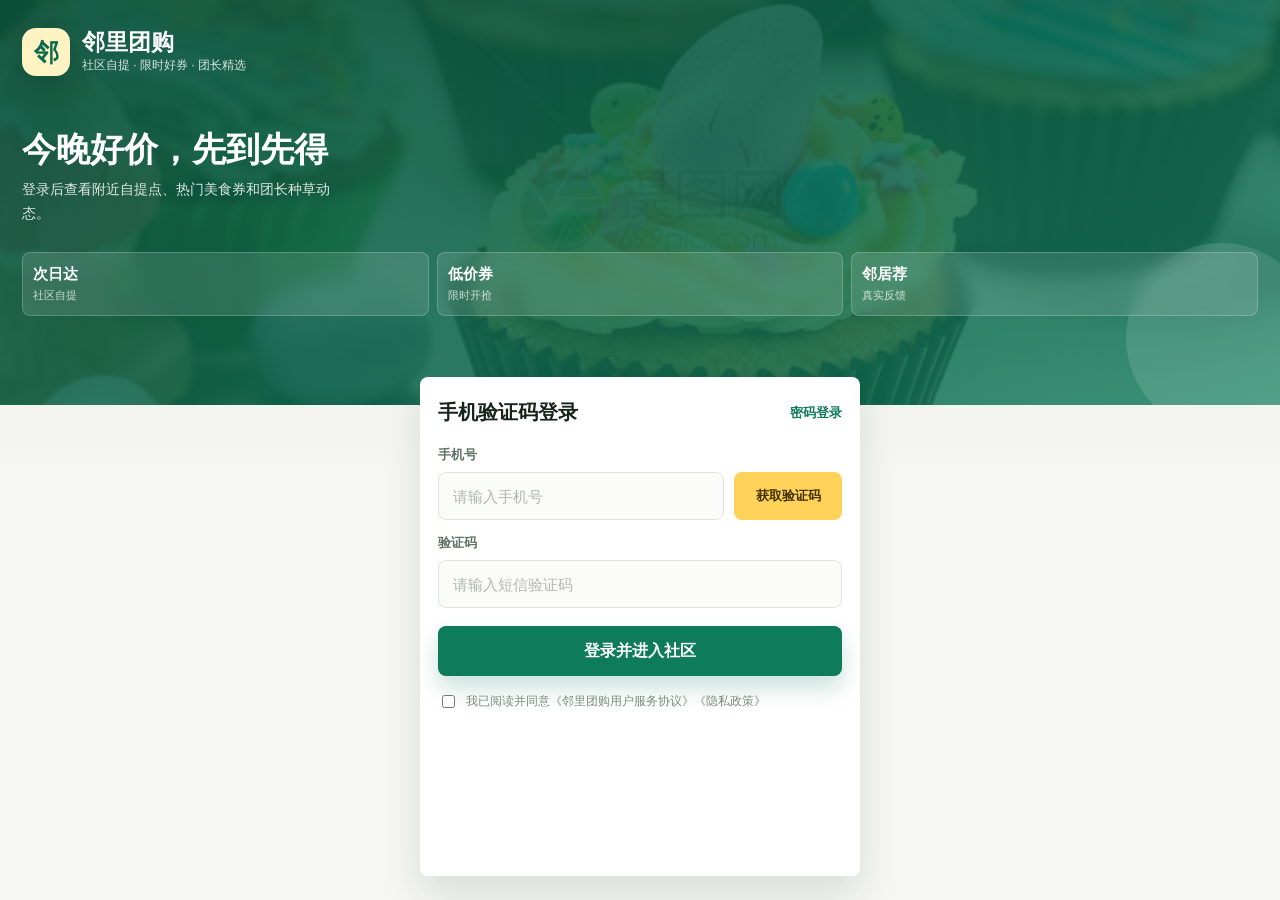
<file: nginx-1.18.0/html/buyTogether/login.html>
<!DOCTYPE html>
<html lang="zh-CN">
<head>
  <meta charset="UTF-8">
  <meta name="viewport" content="width=device-width, initial-scale=1, maximum-scale=1, user-scalable=no">
  <title>邻里团购 - 登录</title>
  <link rel="stylesheet" href="./css/element.css">
  <link href="./css/login.css" rel="stylesheet">
</head>
<body>
<div id="app">
  <main class="login-shell">
    <section class="login-hero">
      <div class="brand-row">
        <div class="brand-mark">邻</div>
        <div>
          <h1>邻里团购</h1>
          <p>社区自提 · 限时好券 · 团长精选</p>
        </div>
      </div>
      <div class="hero-copy">
        <h2>今晚好价，先到先得</h2>
        <p>登录后查看附近自提点、热门美食券和团长种草动态。</p>
      </div>
      <div class="benefit-grid">
        <div><b>次日达</b><span>社区自提</span></div>
        <div><b>低价券</b><span>限时开抢</span></div>
        <div><b>邻居荐</b><span>真实反馈</span></div>
      </div>
    </section>

    <section class="login-card">
      <div class="card-head">
        <span>手机验证码登录</span>
        <a href="/login2.html">密码登录</a>
      </div>

      <label class="field-label">手机号</label>
      <div class="phone-row">
        <input class="form-input" type="tel" maxlength="11" placeholder="请输入手机号" v-model="form.phone">
        <button class="code-btn" @click="sendCode" :disabled="disabled">{{ codeBtnMsg }}</button>
      </div>

      <label class="field-label">验证码</label>
      <div class="code-input">
        <input class="form-input" type="text" maxlength="6" placeholder="请输入短信验证码" v-model="form.code">
      </div>

      <button class="login-btn" @click="login">登录并进入社区</button>

      <label class="agreement">
        <input type="checkbox" v-model="radio" true-value="1" false-value="">
        <span>我已阅读并同意《邻里团购用户服务协议》《隐私政策》</span>
      </label>
    </section>
  </main>
</div>

<script src="./js/vue.js"></script>
<script src="./js/axios.min.js"></script>
<script src="./js/element.js"></script>
<script src="./js/common.js"></script>
<script>
  const app = new Vue({
    el: "#app",
    data: {
      radio: "",
      disabled: false,
      codeBtnMsg: "获取验证码",
      form: {
        phone: "",
        code: ""
      }
    },
    methods: {
      login() {
        if (!this.radio) {
          this.$message.error("请先确认用户协议");
          return;
        }
        if (!this.form.phone || !this.form.code) {
          this.$message.error("手机号和验证码不能为空");
          return;
        }
        axios.post("/user/login", this.form)
          .then(function (res) {
            if (res.success && res.data) {
              setAuthToken(res.data);
              window.location.replace("/index.html");
            } else {
              this.$message.error(res.errorMsg || "登录失败");
            }
          }.bind(this))
          .catch(function (err) {
            console.error("[Login] request failed:", err);
            this.$message.error("网络请求异常，请稍后重试");
          }.bind(this));
      },
      sendCode() {
        if (!this.form.phone) {
          this.$message.error("手机号不能为空");
          return;
        }
        axios.post("/user/code?phone=" + this.form.phone)
          .catch(function () {
            this.$message.error("验证码发送失败");
          }.bind(this));

        this.disabled = true;
        var i = 60;
        var self = this;
        self.codeBtnMsg = i + "s";
        var taskId = setInterval(function () {
          i--;
          self.codeBtnMsg = i + "s";
          if (i <= 0) {
            clearInterval(taskId);
            self.disabled = false;
            self.codeBtnMsg = "获取验证码";
          }
        }, 1000);
      }
    }
  });
</script>
</body>
</html>
</file>
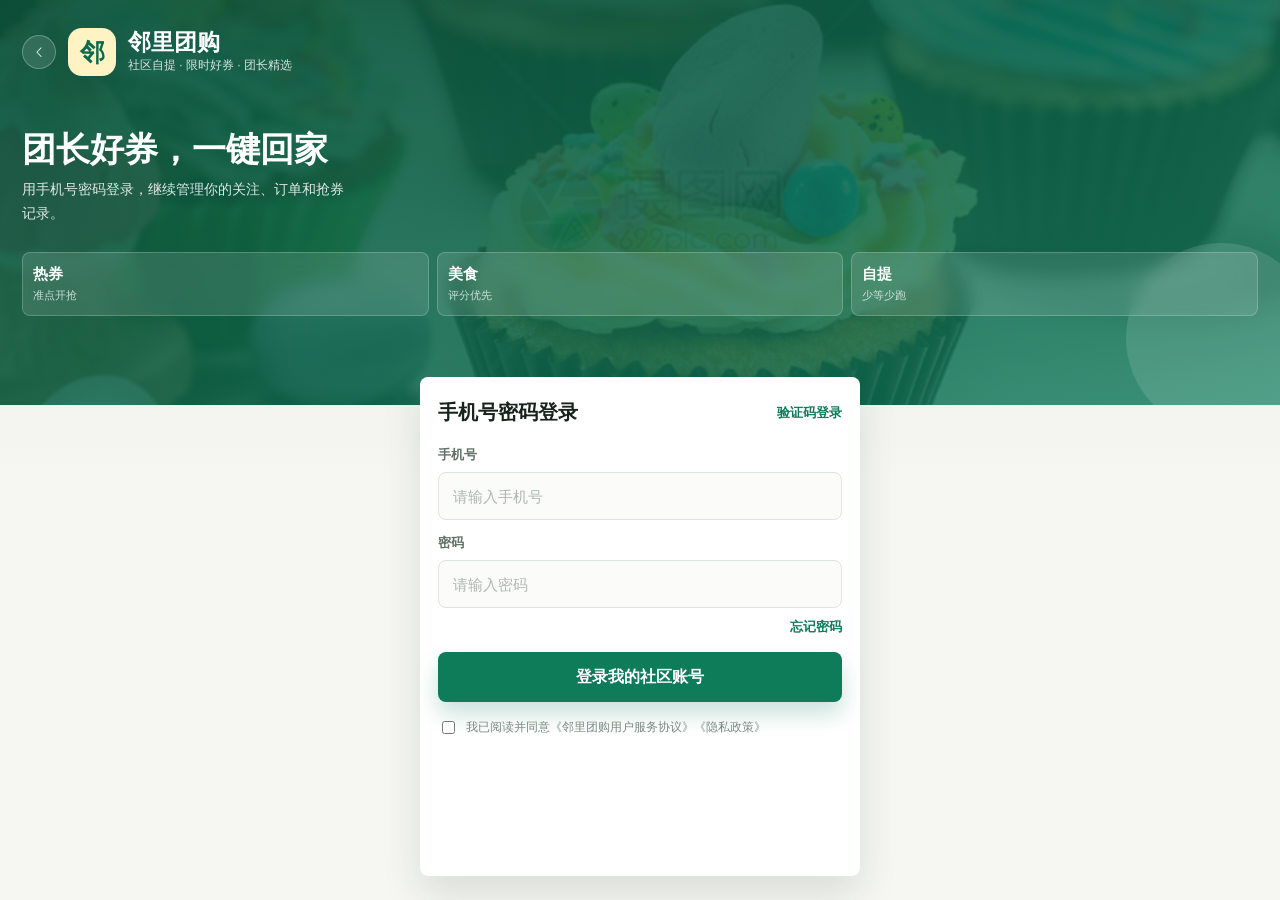
<file: nginx-1.18.0/html/buyTogether/login2.html>
<!DOCTYPE html>
<html lang="zh-CN">
<head>
  <meta charset="UTF-8">
  <meta name="viewport" content="width=device-width, initial-scale=1, maximum-scale=1, user-scalable=no">
  <title>邻里团购 - 密码登录</title>
  <link rel="stylesheet" href="./css/element.css">
  <link href="./css/login.css" rel="stylesheet">
</head>
<body>
<div id="app">
  <main class="login-shell">
    <section class="login-hero">
      <div class="brand-row">
        <button class="ghost-back" @click="goBack"><i class="el-icon-arrow-left"></i></button>
        <div class="brand-mark">邻</div>
        <div>
          <h1>邻里团购</h1>
          <p>社区自提 · 限时好券 · 团长精选</p>
        </div>
      </div>
      <div class="hero-copy">
        <h2>团长好券，一键回家</h2>
        <p>用手机号密码登录，继续管理你的关注、订单和抢券记录。</p>
      </div>
      <div class="benefit-grid">
        <div><b>热券</b><span>准点开抢</span></div>
        <div><b>美食</b><span>评分优先</span></div>
        <div><b>自提</b><span>少等少跑</span></div>
      </div>
    </section>

    <section class="login-card">
      <div class="card-head">
        <span>手机号密码登录</span>
        <a href="/login.html">验证码登录</a>
      </div>

      <label class="field-label">手机号</label>
      <input class="form-input" type="tel" maxlength="11" placeholder="请输入手机号" v-model="form.phone">

      <label class="field-label">密码</label>
      <input class="form-input" type="password" placeholder="请输入密码" v-model="form.password">

      <div class="form-link-row">
        <a href="javascript:void(0)">忘记密码</a>
      </div>

      <button class="login-btn" @click="login">登录我的社区账号</button>

      <label class="agreement">
        <input type="checkbox" v-model="radio" true-value="1" false-value="">
        <span>我已阅读并同意《邻里团购用户服务协议》《隐私政策》</span>
      </label>
    </section>
  </main>
</div>

<script src="./js/vue.js"></script>
<script src="./js/axios.min.js"></script>
<script src="./js/element.js"></script>
<script src="./js/common.js"></script>
<script>
const app = new Vue({
  el: "#app",
  data: {
    radio: "",
    form: {}
  },
  methods: {
    login() {
      if (!this.radio) {
        this.$message.error("请先确认阅读用户协议");
        return;
      }
      if (!this.form.phone || !this.form.password) {
        this.$message.error("手机号和密码不能为空");
        return;
      }
      axios.post("/user/login", this.form)
        .then(res => {
          if (res.success && res.data) {
            setAuthToken(res.data);
            location.href = "/info.html";
          } else {
            this.$message.error(res.errorMsg || "登录失败");
          }
        })
        .catch(err => {
          console.error(err);
          this.$message.error("请求异常，请重试");
        });
    },
    goBack() {
      history.back();
    }
  }
})
</script>
</body>
</html>
</file>
<file: nginx-1.18.0/html/buyTogether/css/element.css>
@charset "UTF-8";.el-pagination--small .arrow.disabled,.el-table .hidden-columns,.el-table td.is-hidden>*,.el-table th.is-hidden>*,.el-table--hidden{visibility:hidden}.el-dropdown .el-dropdown-selfdefine:focus:active,.el-dropdown .el-dropdown-selfdefine:focus:not(.focusing),.el-message__closeBtn:focus,.el-message__content:focus,.el-popover:focus,.el-popover:focus:active,.el-popover__reference:focus:hover,.el-popover__reference:focus:not(.focusing),.el-rate:active,.el-rate:focus,.el-tooltip:focus:hover,.el-tooltip:focus:not(.focusing),.el-upload-list__item.is-success:active,.el-upload-list__item.is-success:not(.focusing):focus{outline-width:0}.el-input__suffix,.el-tree.is-dragging .el-tree-node__content *{pointer-events:none}@font-face{font-family:element-icons;src:url(fonts/element-icons.woff) format("woff"),url(fonts/element-icons.ttf) format("truetype");font-weight:400;font-display:"auto";font-style:normal}[class*=" el-icon-"],[class^=el-icon-]{font-family:element-icons!important;speak:none;font-style:normal;font-weight:400;font-variant:normal;text-transform:none;line-height:1;vertical-align:baseline;display:inline-block;-webkit-font-smoothing:antialiased;-moz-osx-font-smoothing:grayscale}.el-icon-ice-cream-round:before{content:"\e6a0"}.el-icon-ice-cream-square:before{content:"\e6a3"}.el-icon-lollipop:before{content:"\e6a4"}.el-icon-potato-strips:before{content:"\e6a5"}.el-icon-milk-tea:before{content:"\e6a6"}.el-icon-ice-drink:before{content:"\e6a7"}.el-icon-ice-tea:before{content:"\e6a9"}.el-icon-coffee:before{content:"\e6aa"}.el-icon-orange:before{content:"\e6ab"}.el-icon-pear:before{content:"\e6ac"}.el-icon-apple:before{content:"\e6ad"}.el-icon-cherry:before{content:"\e6ae"}.el-icon-watermelon:before{content:"\e6af"}.el-icon-grape:before{content:"\e6b0"}.el-icon-refrigerator:before{content:"\e6b1"}.el-icon-goblet-square-full:before{content:"\e6b2"}.el-icon-goblet-square:before{content:"\e6b3"}.el-icon-goblet-full:before{content:"\e6b4"}.el-icon-goblet:before{content:"\e6b5"}.el-icon-cold-drink:before{content:"\e6b6"}.el-icon-coffee-cup:before{content:"\e6b8"}.el-icon-water-cup:before{content:"\e6b9"}.el-icon-hot-water:before{content:"\e6ba"}.el-icon-ice-cream:before{content:"\e6bb"}.el-icon-dessert:before{content:"\e6bc"}.el-icon-sugar:before{content:"\e6bd"}.el-icon-tableware:before{content:"\e6be"}.el-icon-burger:before{content:"\e6bf"}.el-icon-knife-fork:before{content:"\e6c1"}.el-icon-fork-spoon:before{content:"\e6c2"}.el-icon-chicken:before{content:"\e6c3"}.el-icon-food:before{content:"\e6c4"}.el-icon-dish-1:before{content:"\e6c5"}.el-icon-dish:before{content:"\e6c6"}.el-icon-moon-night:before{content:"\e6ee"}.el-icon-moon:before{content:"\e6f0"}.el-icon-cloudy-and-sunny:before{content:"\e6f1"}.el-icon-partly-cloudy:before{content:"\e6f2"}.el-icon-cloudy:before{content:"\e6f3"}.el-icon-sunny:before{content:"\e6f6"}.el-icon-sunset:before{content:"\e6f7"}.el-icon-sunrise-1:before{content:"\e6f8"}.el-icon-sunrise:before{content:"\e6f9"}.el-icon-heavy-rain:before{content:"\e6fa"}.el-icon-lightning:before{content:"\e6fb"}.el-icon-light-rain:before{content:"\e6fc"}.el-icon-wind-power:before{content:"\e6fd"}.el-icon-baseball:before{content:"\e712"}.el-icon-soccer:before{content:"\e713"}.el-icon-football:before{content:"\e715"}.el-icon-basketball:before{content:"\e716"}.el-icon-ship:before{content:"\e73f"}.el-icon-truck:before{content:"\e740"}.el-icon-bicycle:before{content:"\e741"}.el-icon-mobile-phone:before{content:"\e6d3"}.el-icon-service:before{content:"\e6d4"}.el-icon-key:before{content:"\e6e2"}.el-icon-unlock:before{content:"\e6e4"}.el-icon-lock:before{content:"\e6e5"}.el-icon-watch:before{content:"\e6fe"}.el-icon-watch-1:before{content:"\e6ff"}.el-icon-timer:before{content:"\e702"}.el-icon-alarm-clock:before{content:"\e703"}.el-icon-map-location:before{content:"\e704"}.el-icon-delete-location:before{content:"\e705"}.el-icon-add-location:before{content:"\e706"}.el-icon-location-information:before{content:"\e707"}.el-icon-location-outline:before{content:"\e708"}.el-icon-location:before{content:"\e79e"}.el-icon-place:before{content:"\e709"}.el-icon-discover:before{content:"\e70a"}.el-icon-first-aid-kit:before{content:"\e70b"}.el-icon-trophy-1:before{content:"\e70c"}.el-icon-trophy:before{content:"\e70d"}.el-icon-medal:before{content:"\e70e"}.el-icon-medal-1:before{content:"\e70f"}.el-icon-stopwatch:before{content:"\e710"}.el-icon-mic:before{content:"\e711"}.el-icon-copy-document:before{content:"\e718"}.el-icon-full-screen:before{content:"\e719"}.el-icon-switch-button:before{content:"\e71b"}.el-icon-aim:before{content:"\e71c"}.el-icon-crop:before{content:"\e71d"}.el-icon-odometer:before{content:"\e71e"}.el-icon-time:before{content:"\e71f"}.el-icon-bangzhu:before{content:"\e724"}.el-icon-close-notification:before{content:"\e726"}.el-icon-microphone:before{content:"\e727"}.el-icon-turn-off-microphone:before{content:"\e728"}.el-icon-position:before{content:"\e729"}.el-icon-postcard:before{content:"\e72a"}.el-icon-message:before{content:"\e72b"}.el-icon-chat-line-square:before{content:"\e72d"}.el-icon-chat-dot-square:before{content:"\e72e"}.el-icon-chat-dot-round:before{content:"\e72f"}.el-icon-chat-square:before{content:"\e730"}.el-icon-chat-line-round:before{content:"\e731"}.el-icon-chat-round:before{content:"\e732"}.el-icon-set-up:before{content:"\e733"}.el-icon-turn-off:before{content:"\e734"}.el-icon-open:before{content:"\e735"}.el-icon-connection:before{content:"\e736"}.el-icon-link:before{content:"\e737"}.el-icon-cpu:before{content:"\e738"}.el-icon-thumb:before{content:"\e739"}.el-icon-female:before{content:"\e73a"}.el-icon-male:before{content:"\e73b"}.el-icon-guide:before{content:"\e73c"}.el-icon-news:before{content:"\e73e"}.el-icon-price-tag:before{content:"\e744"}.el-icon-discount:before{content:"\e745"}.el-icon-wallet:before{content:"\e747"}.el-icon-coin:before{content:"\e748"}.el-icon-money:before{content:"\e749"}.el-icon-bank-card:before{content:"\e74a"}.el-icon-box:before{content:"\e74b"}.el-icon-present:before{content:"\e74c"}.el-icon-sell:before{content:"\e6d5"}.el-icon-sold-out:before{content:"\e6d6"}.el-icon-shopping-bag-2:before{content:"\e74d"}.el-icon-shopping-bag-1:before{content:"\e74e"}.el-icon-shopping-cart-2:before{content:"\e74f"}.el-icon-shopping-cart-1:before{content:"\e750"}.el-icon-shopping-cart-full:before{content:"\e751"}.el-icon-smoking:before{content:"\e752"}.el-icon-no-smoking:before{content:"\e753"}.el-icon-house:before{content:"\e754"}.el-icon-table-lamp:before{content:"\e755"}.el-icon-school:before{content:"\e756"}.el-icon-office-building:before{content:"\e757"}.el-icon-toilet-paper:before{content:"\e758"}.el-icon-notebook-2:before{content:"\e759"}.el-icon-notebook-1:before{content:"\e75a"}.el-icon-files:before{content:"\e75b"}.el-icon-collection:before{content:"\e75c"}.el-icon-receiving:before{content:"\e75d"}.el-icon-suitcase-1:before{content:"\e760"}.el-icon-suitcase:before{content:"\e761"}.el-icon-film:before{content:"\e763"}.el-icon-collection-tag:before{content:"\e765"}.el-icon-data-analysis:before{content:"\e766"}.el-icon-pie-chart:before{content:"\e767"}.el-icon-data-board:before{content:"\e768"}.el-icon-data-line:before{content:"\e76d"}.el-icon-reading:before{content:"\e769"}.el-icon-magic-stick:before{content:"\e76a"}.el-icon-coordinate:before{content:"\e76b"}.el-icon-mouse:before{content:"\e76c"}.el-icon-brush:before{content:"\e76e"}.el-icon-headset:before{content:"\e76f"}.el-icon-umbrella:before{content:"\e770"}.el-icon-scissors:before{content:"\e771"}.el-icon-mobile:before{content:"\e773"}.el-icon-attract:before{content:"\e774"}.el-icon-monitor:before{content:"\e775"}.el-icon-search:before{content:"\e778"}.el-icon-takeaway-box:before{content:"\e77a"}.el-icon-paperclip:before{content:"\e77d"}.el-icon-printer:before{content:"\e77e"}.el-icon-document-add:before{content:"\e782"}.el-icon-document:before{content:"\e785"}.el-icon-document-checked:before{content:"\e786"}.el-icon-document-copy:before{content:"\e787"}.el-icon-document-delete:before{content:"\e788"}.el-icon-document-remove:before{content:"\e789"}.el-icon-tickets:before{content:"\e78b"}.el-icon-folder-checked:before{content:"\e77f"}.el-icon-folder-delete:before{content:"\e780"}.el-icon-folder-remove:before{content:"\e781"}.el-icon-folder-add:before{content:"\e783"}.el-icon-folder-opened:before{content:"\e784"}.el-icon-folder:before{content:"\e78a"}.el-icon-edit-outline:before{content:"\e764"}.el-icon-edit:before{content:"\e78c"}.el-icon-date:before{content:"\e78e"}.el-icon-c-scale-to-original:before{content:"\e7c6"}.el-icon-view:before{content:"\e6ce"}.el-icon-loading:before{content:"\e6cf"}.el-icon-rank:before{content:"\e6d1"}.el-icon-sort-down:before{content:"\e7c4"}.el-icon-sort-up:before{content:"\e7c5"}.el-icon-sort:before{content:"\e6d2"}.el-icon-finished:before{content:"\e6cd"}.el-icon-refresh-left:before{content:"\e6c7"}.el-icon-refresh-right:before{content:"\e6c8"}.el-icon-refresh:before{content:"\e6d0"}.el-icon-video-play:before{content:"\e7c0"}.el-icon-video-pause:before{content:"\e7c1"}.el-icon-d-arrow-right:before{content:"\e6dc"}.el-icon-d-arrow-left:before{content:"\e6dd"}.el-icon-arrow-up:before{content:"\e6e1"}.el-icon-arrow-down:before{content:"\e6df"}.el-icon-arrow-right:before{content:"\e6e0"}.el-icon-arrow-left:before{content:"\e6de"}.el-icon-top-right:before{content:"\e6e7"}.el-icon-top-left:before{content:"\e6e8"}.el-icon-top:before{content:"\e6e6"}.el-icon-bottom:before{content:"\e6eb"}.el-icon-right:before{content:"\e6e9"}.el-icon-back:before{content:"\e6ea"}.el-icon-bottom-right:before{content:"\e6ec"}.el-icon-bottom-left:before{content:"\e6ed"}.el-icon-caret-top:before{content:"\e78f"}.el-icon-caret-bottom:before{content:"\e790"}.el-icon-caret-right:before{content:"\e791"}.el-icon-caret-left:before{content:"\e792"}.el-icon-d-caret:before{content:"\e79a"}.el-icon-share:before{content:"\e793"}.el-icon-menu:before{content:"\e798"}.el-icon-s-grid:before{content:"\e7a6"}.el-icon-s-check:before{content:"\e7a7"}.el-icon-s-data:before{content:"\e7a8"}.el-icon-s-opportunity:before{content:"\e7aa"}.el-icon-s-custom:before{content:"\e7ab"}.el-icon-s-claim:before{content:"\e7ad"}.el-icon-s-finance:before{content:"\e7ae"}.el-icon-s-comment:before{content:"\e7af"}.el-icon-s-flag:before{content:"\e7b0"}.el-icon-s-marketing:before{content:"\e7b1"}.el-icon-s-shop:before{content:"\e7b4"}.el-icon-s-open:before{content:"\e7b5"}.el-icon-s-management:before{content:"\e7b6"}.el-icon-s-ticket:before{content:"\e7b7"}.el-icon-s-release:before{content:"\e7b8"}.el-icon-s-home:before{content:"\e7b9"}.el-icon-s-promotion:before{content:"\e7ba"}.el-icon-s-operation:before{content:"\e7bb"}.el-icon-s-unfold:before{content:"\e7bc"}.el-icon-s-fold:before{content:"\e7a9"}.el-icon-s-platform:before{content:"\e7bd"}.el-icon-s-order:before{content:"\e7be"}.el-icon-s-cooperation:before{content:"\e7bf"}.el-icon-bell:before{content:"\e725"}.el-icon-message-solid:before{content:"\e799"}.el-icon-video-camera:before{content:"\e772"}.el-icon-video-camera-solid:before{content:"\e796"}.el-icon-camera:before{content:"\e779"}.el-icon-camera-solid:before{content:"\e79b"}.el-icon-download:before{content:"\e77c"}.el-icon-upload2:before{content:"\e77b"}.el-icon-upload:before{content:"\e7c3"}.el-icon-picture-outline-round:before{content:"\e75f"}.el-icon-picture-outline:before{content:"\e75e"}.el-icon-picture:before{content:"\e79f"}.el-icon-close:before{content:"\e6db"}.el-icon-check:before{content:"\e6da"}.el-icon-plus:before{content:"\e6d9"}.el-icon-minus:before{content:"\e6d8"}.el-icon-help:before{content:"\e73d"}.el-icon-s-help:before{content:"\e7b3"}.el-icon-circle-close:before{content:"\e78d"}.el-icon-circle-check:before{content:"\e720"}.el-icon-circle-plus-outline:before{content:"\e723"}.el-icon-remove-outline:before{content:"\e722"}.el-icon-zoom-out:before{content:"\e776"}.el-icon-zoom-in:before{content:"\e777"}.el-icon-error:before{content:"\e79d"}.el-icon-success:before{content:"\e79c"}.el-icon-circle-plus:before{content:"\e7a0"}.el-icon-remove:before{content:"\e7a2"}.el-icon-info:before{content:"\e7a1"}.el-icon-question:before{content:"\e7a4"}.el-icon-warning-outline:before{content:"\e6c9"}.el-icon-warning:before{content:"\e7a3"}.el-icon-goods:before{content:"\e7c2"}.el-icon-s-goods:before{content:"\e7b2"}.el-icon-star-off:before{content:"\e717"}.el-icon-star-on:before{content:"\e797"}.el-icon-more-outline:before{content:"\e6cc"}.el-icon-more:before{content:"\e794"}.el-icon-phone-outline:before{content:"\e6cb"}.el-icon-phone:before{content:"\e795"}.el-icon-user:before{content:"\e6e3"}.el-icon-user-solid:before{content:"\e7a5"}.el-icon-setting:before{content:"\e6ca"}.el-icon-s-tools:before{content:"\e7ac"}.el-icon-delete:before{content:"\e6d7"}.el-icon-delete-solid:before{content:"\e7c9"}.el-icon-eleme:before{content:"\e7c7"}.el-icon-platform-eleme:before{content:"\e7ca"}.el-icon-loading{-webkit-animation:rotating 2s linear infinite;animation:rotating 2s linear infinite}.el-icon--right{margin-left:5px}.el-icon--left{margin-right:5px}@-webkit-keyframes rotating{0%{-webkit-transform:rotateZ(0);transform:rotateZ(0)}100%{-webkit-transform:rotateZ(360deg);transform:rotateZ(360deg)}}@keyframes rotating{0%{-webkit-transform:rotateZ(0);transform:rotateZ(0)}100%{-webkit-transform:rotateZ(360deg);transform:rotateZ(360deg)}}.el-pagination{white-space:nowrap;padding:2px 5px;color:#303133;font-weight:700}.el-pagination::after,.el-pagination::before{display:table;content:""}.el-pagination::after{clear:both}.el-pagination button,.el-pagination span:not([class*=suffix]){display:inline-block;font-size:13px;min-width:35.5px;height:28px;line-height:28px;vertical-align:top;-webkit-box-sizing:border-box;box-sizing:border-box}.el-pagination .el-input__inner{text-align:center;-moz-appearance:textfield;line-height:normal}.el-pagination .el-input__suffix{right:0;-webkit-transform:scale(.8);transform:scale(.8)}.el-pagination .el-select .el-input{width:100px;margin:0 5px}.el-pagination .el-select .el-input .el-input__inner{padding-right:25px;border-radius:3px}.el-pagination button{border:none;padding:0 6px;background:0 0}.el-pagination button:focus{outline:0}.el-pagination button:hover{color:#FF6633}.el-pagination button:disabled{color:#C0C4CC;background-color:#FFF;cursor:not-allowed}.el-pagination .btn-next,.el-pagination .btn-prev{background:center center no-repeat #FFF;background-size:16px;cursor:pointer;margin:0;color:#303133}.el-pagination .btn-next .el-icon,.el-pagination .btn-prev .el-icon{display:block;font-size:12px;font-weight:700}.el-pagination .btn-prev{padding-right:12px}.el-pagination .btn-next{padding-left:12px}.el-pagination .el-pager li.disabled{color:#C0C4CC;cursor:not-allowed}.el-pager li,.el-pager li.btn-quicknext:hover,.el-pager li.btn-quickprev:hover{cursor:pointer}.el-pagination--small .btn-next,.el-pagination--small .btn-prev,.el-pagination--small .el-pager li,.el-pagination--small .el-pager li.btn-quicknext,.el-pagination--small .el-pager li.btn-quickprev,.el-pagination--small .el-pager li:last-child{border-color:transparent;font-size:12px;line-height:22px;height:22px;min-width:22px}.el-pagination--small .more::before,.el-pagination--small li.more::before{line-height:24px}.el-pagination--small button,.el-pagination--small span:not([class*=suffix]){height:22px;line-height:22px}.el-pagination--small .el-pagination__editor,.el-pagination--small .el-pagination__editor.el-input .el-input__inner{height:22px}.el-pagination__sizes{margin:0 10px 0 0;font-weight:400;color:#606266}.el-pagination__sizes .el-input .el-input__inner{font-size:13px;padding-left:8px}.el-pagination__sizes .el-input .el-input__inner:hover{border-color:#FF6633}.el-pagination__total{margin-right:10px;font-weight:400;color:#606266}.el-pagination__jump{margin-left:24px;font-weight:400;color:#606266}.el-pagination__jump .el-input__inner{padding:0 3px}.el-pagination__rightwrapper{float:right}.el-pagination__editor{line-height:18px;padding:0 2px;height:28px;text-align:center;margin:0 2px;-webkit-box-sizing:border-box;box-sizing:border-box;border-radius:3px}.el-pager,.el-pagination.is-background .btn-next,.el-pagination.is-background .btn-prev{padding:0}.el-pagination__editor.el-input{width:50px}.el-pagination__editor.el-input .el-input__inner{height:28px}.el-pagination__editor .el-input__inner::-webkit-inner-spin-button,.el-pagination__editor .el-input__inner::-webkit-outer-spin-button{-webkit-appearance:none;margin:0}.el-pagination.is-background .btn-next,.el-pagination.is-background .btn-prev,.el-pagination.is-background .el-pager li{margin:0 5px;background-color:#f4f4f5;color:#606266;min-width:30px;border-radius:2px}.el-pagination.is-background .btn-next.disabled,.el-pagination.is-background .btn-next:disabled,.el-pagination.is-background .btn-prev.disabled,.el-pagination.is-background .btn-prev:disabled,.el-pagination.is-background .el-pager li.disabled{color:#C0C4CC}.el-pagination.is-background .el-pager li:not(.disabled):hover{color:#FF6633}.el-pagination.is-background .el-pager li:not(.disabled).active{background-color:#FF6633;color:#FFF}.el-dialog,.el-pager li{background:#FFF;-webkit-box-sizing:border-box}.el-pagination.is-background.el-pagination--small .btn-next,.el-pagination.is-background.el-pagination--small .btn-prev,.el-pagination.is-background.el-pagination--small .el-pager li{margin:0 3px;min-width:22px}.el-pager,.el-pager li{vertical-align:top;margin:0;display:inline-block}.el-pager{-webkit-user-select:none;-moz-user-select:none;-ms-user-select:none;user-select:none;list-style:none;font-size:0}.el-date-table,.el-table th{-webkit-user-select:none;-moz-user-select:none}.el-pager .more::before{line-height:30px}.el-pager li{padding:0 4px;font-size:13px;min-width:35.5px;height:28px;line-height:28px;box-sizing:border-box;text-align:center}.el-menu--collapse .el-menu .el-submenu,.el-menu--popup{min-width:200px}.el-pager li.btn-quicknext,.el-pager li.btn-quickprev{line-height:28px;color:#303133}.el-pager li.btn-quicknext.disabled,.el-pager li.btn-quickprev.disabled{color:#C0C4CC}.el-pager li.active+li{border-left:0}.el-pager li:hover{color:#FF6633}.el-pager li.active{color:#FF6633;cursor:default}@-webkit-keyframes v-modal-in{0%{opacity:0}}@-webkit-keyframes v-modal-out{100%{opacity:0}}.el-dialog{position:relative;margin:0 auto 50px;border-radius:2px;-webkit-box-shadow:0 1px 3px rgba(0,0,0,.3);box-shadow:0 1px 3px rgba(0,0,0,.3);box-sizing:border-box;width:50%}.el-dialog.is-fullscreen{width:100%;margin-top:0;margin-bottom:0;height:100%;overflow:auto}.el-dialog__wrapper{position:fixed;top:0;right:0;bottom:0;left:0;overflow:auto;margin:0}.el-dialog__header{padding:20px 20px 10px}.el-dialog__headerbtn{position:absolute;top:20px;right:20px;padding:0;background:0 0;border:none;outline:0;cursor:pointer;font-size:16px}.el-dialog__headerbtn .el-dialog__close{color:#909399}.el-dialog__headerbtn:focus .el-dialog__close,.el-dialog__headerbtn:hover .el-dialog__close{color:#FF6633}.el-dialog__title{line-height:24px;font-size:18px;color:#303133}.el-dialog__body{padding:30px 20px;color:#606266;font-size:14px;word-break:break-all}.el-dialog__footer{padding:10px 20px 20px;text-align:right;-webkit-box-sizing:border-box;box-sizing:border-box}.el-dialog--center{text-align:center}.el-dialog--center .el-dialog__body{text-align:initial;padding:25px 25px 30px}.el-dialog--center .el-dialog__footer{text-align:inherit}.dialog-fade-enter-active{-webkit-animation:dialog-fade-in .3s;animation:dialog-fade-in .3s}.dialog-fade-leave-active{-webkit-animation:dialog-fade-out .3s;animation:dialog-fade-out .3s}@-webkit-keyframes dialog-fade-in{0%{-webkit-transform:translate3d(0,-20px,0);transform:translate3d(0,-20px,0);opacity:0}100%{-webkit-transform:translate3d(0,0,0);transform:translate3d(0,0,0);opacity:1}}@keyframes dialog-fade-in{0%{-webkit-transform:translate3d(0,-20px,0);transform:translate3d(0,-20px,0);opacity:0}100%{-webkit-transform:translate3d(0,0,0);transform:translate3d(0,0,0);opacity:1}}@-webkit-keyframes dialog-fade-out{0%{-webkit-transform:translate3d(0,0,0);transform:translate3d(0,0,0);opacity:1}100%{-webkit-transform:translate3d(0,-20px,0);transform:translate3d(0,-20px,0);opacity:0}}@keyframes dialog-fade-out{0%{-webkit-transform:translate3d(0,0,0);transform:translate3d(0,0,0);opacity:1}100%{-webkit-transform:translate3d(0,-20px,0);transform:translate3d(0,-20px,0);opacity:0}}.el-autocomplete{position:relative;display:inline-block}.el-autocomplete-suggestion{margin:5px 0;-webkit-box-shadow:0 2px 12px 0 rgba(0,0,0,.1);box-shadow:0 2px 12px 0 rgba(0,0,0,.1);border-radius:4px;border:1px solid #E4E7ED;-webkit-box-sizing:border-box;box-sizing:border-box;background-color:#FFF}.el-dropdown-menu,.el-menu--collapse .el-submenu .el-menu{z-index:10;-webkit-box-shadow:0 2px 12px 0 rgba(0,0,0,.1)}.el-autocomplete-suggestion__wrap{max-height:280px;padding:10px 0;-webkit-box-sizing:border-box;box-sizing:border-box}.el-autocomplete-suggestion__list{margin:0;padding:0}.el-autocomplete-suggestion li{padding:0 20px;margin:0;line-height:34px;cursor:pointer;color:#606266;font-size:14px;list-style:none;white-space:nowrap;overflow:hidden;text-overflow:ellipsis}.el-autocomplete-suggestion li.highlighted,.el-autocomplete-suggestion li:hover{background-color:#F5F7FA}.el-autocomplete-suggestion li.divider{margin-top:6px;border-top:1px solid #000}.el-autocomplete-suggestion li.divider:last-child{margin-bottom:-6px}.el-autocomplete-suggestion.is-loading li{text-align:center;height:100px;line-height:100px;font-size:20px;color:#999}.el-autocomplete-suggestion.is-loading li::after{display:inline-block;content:"";height:100%;vertical-align:middle}.el-autocomplete-suggestion.is-loading li:hover{background-color:#FFF}.el-autocomplete-suggestion.is-loading .el-icon-loading{vertical-align:middle}.el-dropdown{display:inline-block;position:relative;color:#606266;font-size:14px}.el-dropdown .el-button-group{display:block}.el-dropdown .el-button-group .el-button{float:none}.el-dropdown .el-dropdown__caret-button{padding-left:5px;padding-right:5px;position:relative;border-left:none}.el-dropdown .el-dropdown__caret-button::before{content:'';position:absolute;display:block;width:1px;top:5px;bottom:5px;left:0;background:rgba(255,255,255,.5)}.el-dropdown .el-dropdown__caret-button.el-button--default::before{background:rgba(220,223,230,.5)}.el-dropdown .el-dropdown__caret-button:hover::before{top:0;bottom:0}.el-dropdown .el-dropdown__caret-button .el-dropdown__icon{padding-left:0}.el-dropdown__icon{font-size:12px;margin:0 3px}.el-dropdown-menu{position:absolute;top:0;left:0;padding:10px 0;margin:5px 0;background-color:#FFF;border:1px solid #EBEEF5;border-radius:4px;box-shadow:0 2px 12px 0 rgba(0,0,0,.1)}.el-dropdown-menu__item{list-style:none;line-height:36px;padding:0 20px;margin:0;font-size:14px;color:#606266;cursor:pointer;outline:0}.el-dropdown-menu__item:focus,.el-dropdown-menu__item:not(.is-disabled):hover{background-color:#ecf5ff;color:#66b1ff}.el-dropdown-menu__item i{margin-right:5px}.el-dropdown-menu__item--divided{position:relative;margin-top:6px;border-top:1px solid #EBEEF5}.el-dropdown-menu__item--divided:before{content:'';height:6px;display:block;margin:0 -20px;background-color:#FFF}.el-dropdown-menu__item.is-disabled{cursor:default;color:#bbb;pointer-events:none}.el-dropdown-menu--medium{padding:6px 0}.el-dropdown-menu--medium .el-dropdown-menu__item{line-height:30px;padding:0 17px;font-size:14px}.el-dropdown-menu--medium .el-dropdown-menu__item.el-dropdown-menu__item--divided{margin-top:6px}.el-dropdown-menu--medium .el-dropdown-menu__item.el-dropdown-menu__item--divided:before{height:6px;margin:0 -17px}.el-dropdown-menu--small{padding:6px 0}.el-dropdown-menu--small .el-dropdown-menu__item{line-height:27px;padding:0 15px;font-size:13px}.el-dropdown-menu--small .el-dropdown-menu__item.el-dropdown-menu__item--divided{margin-top:4px}.el-dropdown-menu--small .el-dropdown-menu__item.el-dropdown-menu__item--divided:before{height:4px;margin:0 -15px}.el-dropdown-menu--mini{padding:3px 0}.el-dropdown-menu--mini .el-dropdown-menu__item{line-height:24px;padding:0 10px;font-size:12px}.el-dropdown-menu--mini .el-dropdown-menu__item.el-dropdown-menu__item--divided{margin-top:3px}.el-dropdown-menu--mini .el-dropdown-menu__item.el-dropdown-menu__item--divided:before{height:3px;margin:0 -10px}.el-menu{border-right:solid 1px #e6e6e6;list-style:none;position:relative;margin:0;padding-left:0;background-color:#FFF}.el-menu--horizontal>.el-menu-item:not(.is-disabled):focus,.el-menu--horizontal>.el-menu-item:not(.is-disabled):hover,.el-menu--horizontal>.el-submenu .el-submenu__title:hover{background-color:#fff}.el-menu::after,.el-menu::before{display:table;content:""}.el-menu::after{clear:both}.el-menu.el-menu--horizontal{border-bottom:solid 1px #e6e6e6}.el-menu--horizontal{border-right:none}.el-menu--horizontal>.el-menu-item{float:left;height:60px;line-height:60px;margin:0;border-bottom:2px solid transparent;color:#909399}.el-menu--horizontal>.el-menu-item a,.el-menu--horizontal>.el-menu-item a:hover{color:inherit}.el-menu--horizontal>.el-submenu{float:left}.el-menu--horizontal>.el-submenu:focus,.el-menu--horizontal>.el-submenu:hover{outline:0}.el-menu--horizontal>.el-submenu:focus .el-submenu__title,.el-menu--horizontal>.el-submenu:hover .el-submenu__title{color:#303133}.el-menu--horizontal>.el-submenu.is-active .el-submenu__title{border-bottom:2px solid #FF6633;color:#303133}.el-menu--horizontal>.el-submenu .el-submenu__title{height:60px;line-height:60px;border-bottom:2px solid transparent;color:#909399}.el-menu--horizontal>.el-submenu .el-submenu__icon-arrow{position:static;vertical-align:middle;margin-left:8px;margin-top:-3px}.el-menu--horizontal .el-menu .el-menu-item,.el-menu--horizontal .el-menu .el-submenu__title{background-color:#FFF;float:none;height:36px;line-height:36px;padding:0 10px;color:#909399}.el-menu--horizontal .el-menu .el-menu-item.is-active,.el-menu--horizontal .el-menu .el-submenu.is-active>.el-submenu__title{color:#303133}.el-menu--horizontal .el-menu-item:not(.is-disabled):focus,.el-menu--horizontal .el-menu-item:not(.is-disabled):hover{outline:0;color:#303133}.el-menu--horizontal>.el-menu-item.is-active{border-bottom:2px solid #FF6633;color:#303133}.el-menu--collapse{width:64px}.el-menu--collapse>.el-menu-item [class^=el-icon-],.el-menu--collapse>.el-submenu>.el-submenu__title [class^=el-icon-]{margin:0;vertical-align:middle;width:24px;text-align:center}.el-menu--collapse>.el-menu-item .el-submenu__icon-arrow,.el-menu--collapse>.el-submenu>.el-submenu__title .el-submenu__icon-arrow{display:none}.el-menu--collapse>.el-menu-item span,.el-menu--collapse>.el-submenu>.el-submenu__title span{height:0;width:0;overflow:hidden;visibility:hidden;display:inline-block}.el-menu--collapse>.el-menu-item.is-active i{color:inherit}.el-menu--collapse .el-submenu{position:relative}.el-menu--collapse .el-submenu .el-menu{position:absolute;margin-left:5px;top:0;left:100%;border:1px solid #E4E7ED;border-radius:2px;box-shadow:0 2px 12px 0 rgba(0,0,0,.1)}.el-menu-item,.el-submenu__title{height:56px;line-height:56px;position:relative;-webkit-box-sizing:border-box;white-space:nowrap;list-style:none}.el-menu--collapse .el-submenu.is-opened>.el-submenu__title .el-submenu__icon-arrow{-webkit-transform:none;transform:none}.el-menu--popup{z-index:100;border:none;padding:5px 0;border-radius:2px;-webkit-box-shadow:0 2px 12px 0 rgba(0,0,0,.1);box-shadow:0 2px 12px 0 rgba(0,0,0,.1)}.el-menu--popup-bottom-start{margin-top:5px}.el-menu--popup-right-start{margin-left:5px;margin-right:5px}.el-menu-item{font-size:14px;color:#303133;padding:0 20px;cursor:pointer;-webkit-transition:border-color .3s,background-color .3s,color .3s;transition:border-color .3s,background-color .3s,color .3s;box-sizing:border-box}.el-menu-item *{vertical-align:middle}.el-menu-item i{color:#909399}.el-menu-item:focus,.el-menu-item:hover{outline:0;background-color:#ecf5ff}.el-menu-item.is-disabled{opacity:.25;cursor:not-allowed;background:0 0!important}.el-menu-item [class^=el-icon-]{margin-right:5px;width:24px;text-align:center;font-size:18px;vertical-align:middle}.el-menu-item.is-active{color:#FF6633}.el-menu-item.is-active i{color:inherit}.el-submenu{list-style:none;margin:0;padding-left:0}.el-submenu__title{font-size:14px;color:#303133;padding:0 20px;cursor:pointer;-webkit-transition:border-color .3s,background-color .3s,color .3s;transition:border-color .3s,background-color .3s,color .3s;box-sizing:border-box}.el-submenu__title *{vertical-align:middle}.el-submenu__title i{color:#909399}.el-submenu__title:focus,.el-submenu__title:hover{outline:0;background-color:#ecf5ff}.el-submenu__title.is-disabled{opacity:.25;cursor:not-allowed;background:0 0!important}.el-submenu__title:hover{background-color:#ecf5ff}.el-submenu .el-menu{border:none}.el-submenu .el-menu-item{height:50px;line-height:50px;padding:0 45px;min-width:200px}.el-submenu__icon-arrow{position:absolute;top:50%;right:20px;margin-top:-7px;-webkit-transition:-webkit-transform .3s;transition:-webkit-transform .3s;transition:transform .3s;transition:transform .3s,-webkit-transform .3s;font-size:12px}.el-submenu.is-active .el-submenu__title{border-bottom-color:#FF6633}.el-submenu.is-opened>.el-submenu__title .el-submenu__icon-arrow{-webkit-transform:rotateZ(180deg);transform:rotateZ(180deg)}.el-submenu.is-disabled .el-menu-item,.el-submenu.is-disabled .el-submenu__title{opacity:.25;cursor:not-allowed;background:0 0!important}.el-submenu [class^=el-icon-]{vertical-align:middle;margin-right:5px;width:24px;text-align:center;font-size:18px}.el-menu-item-group>ul{padding:0}.el-menu-item-group__title{padding:7px 0 7px 20px;line-height:normal;font-size:12px;color:#909399}.el-radio-button__inner,.el-radio-group{display:inline-block;line-height:1;vertical-align:middle}.horizontal-collapse-transition .el-submenu__title .el-submenu__icon-arrow{-webkit-transition:.2s;transition:.2s;opacity:0}.el-radio-group{font-size:0}.el-radio-button{position:relative;display:inline-block;outline:0}.el-radio-button__inner{white-space:nowrap;background:#FFF;border:1px solid #DCDFE6;font-weight:500;border-left:0;color:#606266;-webkit-appearance:none;text-align:center;-webkit-box-sizing:border-box;box-sizing:border-box;outline:0;margin:0;position:relative;cursor:pointer;-webkit-transition:all .3s cubic-bezier(.645,.045,.355,1);transition:all .3s cubic-bezier(.645,.045,.355,1);padding:12px 20px;font-size:14px;border-radius:0}.el-radio-button__inner.is-round{padding:12px 20px}.el-radio-button__inner:hover{color:#FF6633}.el-radio-button__inner [class*=el-icon-]{line-height:.9}.el-radio-button__inner [class*=el-icon-]+span{margin-left:5px}.el-radio-button:first-child .el-radio-button__inner{border-left:1px solid #DCDFE6;border-radius:4px 0 0 4px;-webkit-box-shadow:none!important;box-shadow:none!important}.el-radio-button__orig-radio{opacity:0;outline:0;position:absolute;z-index:-1}.el-radio-button__orig-radio:checked+.el-radio-button__inner{color:#FFF;background-color:#FF6633;border-color:#FF6633;-webkit-box-shadow:-1px 0 0 0 #FF6633;box-shadow:-1px 0 0 0 #FF6633}.el-radio-button__orig-radio:disabled+.el-radio-button__inner{color:#C0C4CC;cursor:not-allowed;background-image:none;background-color:#FFF;border-color:#EBEEF5;-webkit-box-shadow:none;box-shadow:none}.el-radio-button__orig-radio:disabled:checked+.el-radio-button__inner{background-color:#F2F6FC}.el-radio-button:last-child .el-radio-button__inner{border-radius:0 4px 4px 0}.el-popover,.el-radio-button:first-child:last-child .el-radio-button__inner{border-radius:4px}.el-radio-button--medium .el-radio-button__inner{padding:10px 20px;font-size:14px;border-radius:0}.el-radio-button--medium .el-radio-button__inner.is-round{padding:10px 20px}.el-radio-button--small .el-radio-button__inner{padding:9px 15px;font-size:12px;border-radius:0}.el-radio-button--small .el-radio-button__inner.is-round{padding:9px 15px}.el-radio-button--mini .el-radio-button__inner{padding:7px 15px;font-size:12px;border-radius:0}.el-radio-button--mini .el-radio-button__inner.is-round{padding:7px 15px}.el-radio-button:focus:not(.is-focus):not(:active):not(.is-disabled){-webkit-box-shadow:0 0 2px 2px #FF6633;box-shadow:0 0 2px 2px #FF6633}.el-switch{display:-webkit-inline-box;display:-ms-inline-flexbox;display:inline-flex;-webkit-box-align:center;-ms-flex-align:center;align-items:center;position:relative;font-size:14px;line-height:20px;height:20px;vertical-align:middle}.el-switch__core,.el-switch__label{display:inline-block;cursor:pointer}.el-switch.is-disabled .el-switch__core,.el-switch.is-disabled .el-switch__label{cursor:not-allowed}.el-switch__label{-webkit-transition:.2s;transition:.2s;height:20px;font-size:14px;font-weight:500;vertical-align:middle;color:#303133}.el-switch__label.is-active{color:#FF6633}.el-switch__label--left{margin-right:10px}.el-switch__label--right{margin-left:10px}.el-switch__label *{line-height:1;font-size:14px;display:inline-block}.el-switch__input{position:absolute;width:0;height:0;opacity:0;margin:0}.el-switch__core{margin:0;position:relative;width:40px;height:20px;border:1px solid #DCDFE6;outline:0;border-radius:10px;-webkit-box-sizing:border-box;box-sizing:border-box;background:#DCDFE6;-webkit-transition:border-color .3s,background-color .3s;transition:border-color .3s,background-color .3s;vertical-align:middle}.el-switch__core:after{content:"";position:absolute;top:1px;left:1px;border-radius:100%;-webkit-transition:all .3s;transition:all .3s;width:16px;height:16px;background-color:#FFF}.el-switch.is-checked .el-switch__core{border-color:#FF6633;background-color:#FF6633}.el-switch.is-checked .el-switch__core::after{left:100%;margin-left:-17px}.el-switch.is-disabled{opacity:.6}.el-switch--wide .el-switch__label.el-switch__label--left span{left:10px}.el-switch--wide .el-switch__label.el-switch__label--right span{right:10px}.el-switch .label-fade-enter,.el-switch .label-fade-leave-active{opacity:0}.el-select-dropdown{position:absolute;z-index:1001;border:1px solid #E4E7ED;border-radius:4px;background-color:#FFF;-webkit-box-shadow:0 2px 12px 0 rgba(0,0,0,.1);box-shadow:0 2px 12px 0 rgba(0,0,0,.1);-webkit-box-sizing:border-box;box-sizing:border-box;margin:5px 0}.el-select-dropdown.is-multiple .el-select-dropdown__item.selected{color:#FF6633;background-color:#FFF}.el-select-dropdown.is-multiple .el-select-dropdown__item.selected.hover{background-color:#F5F7FA}.el-select-dropdown.is-multiple .el-select-dropdown__item.selected::after{position:absolute;right:20px;font-family:element-icons;content:"\e6da";font-size:12px;font-weight:700;-webkit-font-smoothing:antialiased;-moz-osx-font-smoothing:grayscale}.el-select-dropdown .el-scrollbar.is-empty .el-select-dropdown__list{padding:0}.el-select-dropdown__empty{padding:10px 0;margin:0;text-align:center;color:#999;font-size:14px}.el-select-dropdown__wrap{max-height:274px}.el-select-dropdown__list{list-style:none;padding:6px 0;margin:0;-webkit-box-sizing:border-box;box-sizing:border-box}.el-select-dropdown__item{font-size:14px;padding:0 20px;position:relative;white-space:nowrap;overflow:hidden;text-overflow:ellipsis;color:#606266;height:34px;line-height:34px;-webkit-box-sizing:border-box;box-sizing:border-box;cursor:pointer}.el-select-dropdown__item.is-disabled{color:#C0C4CC;cursor:not-allowed}.el-select-dropdown__item.is-disabled:hover{background-color:#FFF}.el-select-dropdown__item.hover,.el-select-dropdown__item:hover{background-color:#F5F7FA}.el-select-dropdown__item.selected{color:#FF6633;font-weight:700}.el-select-group{margin:0;padding:0}.el-select-group__wrap{position:relative;list-style:none;margin:0;padding:0}.el-select-group__wrap:not(:last-of-type){padding-bottom:24px}.el-select-group__wrap:not(:last-of-type)::after{content:'';position:absolute;display:block;left:20px;right:20px;bottom:12px;height:1px;background:#E4E7ED}.el-select-group__title{padding-left:20px;font-size:12px;color:#909399;line-height:30px}.el-select-group .el-select-dropdown__item{padding-left:20px}.el-select{display:inline-block;position:relative}.el-select .el-select__tags>span{display:contents}.el-select:hover .el-input__inner{border-color:#C0C4CC}.el-select .el-input__inner{cursor:pointer;padding-right:35px}.el-select .el-input__inner:focus{border-color:#FF6633}.el-select .el-input .el-select__caret{color:#C0C4CC;font-size:14px;-webkit-transition:-webkit-transform .3s;transition:-webkit-transform .3s;transition:transform .3s;transition:transform .3s,-webkit-transform .3s;-webkit-transform:rotateZ(180deg);transform:rotateZ(180deg);cursor:pointer}.el-select .el-input .el-select__caret.is-reverse{-webkit-transform:rotateZ(0);transform:rotateZ(0)}.el-select .el-input .el-select__caret.is-show-close{font-size:14px;text-align:center;-webkit-transform:rotateZ(180deg);transform:rotateZ(180deg);border-radius:100%;color:#C0C4CC;-webkit-transition:color .2s cubic-bezier(.645,.045,.355,1);transition:color .2s cubic-bezier(.645,.045,.355,1)}.el-select .el-input .el-select__caret.is-show-close:hover{color:#909399}.el-select .el-input.is-disabled .el-input__inner{cursor:not-allowed}.el-select .el-input.is-disabled .el-input__inner:hover{border-color:#E4E7ED}.el-select .el-input.is-focus .el-input__inner{border-color:#FF6633}.el-select>.el-input{display:block}.el-select__input{border:none;outline:0;padding:0;margin-left:15px;color:#666;font-size:14px;-webkit-appearance:none;-moz-appearance:none;appearance:none;height:28px;background-color:transparent}.el-select__input.is-mini{height:14px}.el-select__close{cursor:pointer;position:absolute;top:8px;z-index:1000;right:25px;color:#C0C4CC;line-height:18px;font-size:14px}.el-select__close:hover{color:#909399}.el-select__tags{position:absolute;line-height:normal;white-space:normal;z-index:1;top:50%;-webkit-transform:translateY(-50%);transform:translateY(-50%);display:-webkit-box;display:-ms-flexbox;display:flex;-webkit-box-align:center;-ms-flex-align:center;align-items:center;-ms-flex-wrap:wrap;flex-wrap:wrap}.el-select .el-tag__close{margin-top:-2px}.el-select .el-tag{-webkit-box-sizing:border-box;box-sizing:border-box;border-color:transparent;margin:2px 0 2px 6px;background-color:#f0f2f5}.el-select .el-tag__close.el-icon-close{background-color:#C0C4CC;right:-7px;top:0;color:#FFF}.el-select .el-tag__close.el-icon-close:hover{background-color:#909399}.el-table,.el-table__expanded-cell{background-color:#FFF}.el-select .el-tag__close.el-icon-close::before{display:block;-webkit-transform:translate(0,.5px);transform:translate(0,.5px)}.el-table{position:relative;overflow:hidden;-webkit-box-sizing:border-box;box-sizing:border-box;-webkit-box-flex:1;-ms-flex:1;flex:1;width:100%;max-width:100%;font-size:14px;color:#606266}.el-table--mini,.el-table--small,.el-table__expand-icon{font-size:12px}.el-table__empty-block{min-height:60px;text-align:center;width:100%;display:-webkit-box;display:-ms-flexbox;display:flex;-webkit-box-pack:center;-ms-flex-pack:center;justify-content:center;-webkit-box-align:center;-ms-flex-align:center;align-items:center}.el-table__empty-text{line-height:60px;width:50%;color:#909399}.el-table__expand-column .cell{padding:0;text-align:center}.el-table__expand-icon{position:relative;cursor:pointer;color:#666;-webkit-transition:-webkit-transform .2s ease-in-out;transition:-webkit-transform .2s ease-in-out;transition:transform .2s ease-in-out;transition:transform .2s ease-in-out,-webkit-transform .2s ease-in-out;height:20px}.el-table__expand-icon--expanded{-webkit-transform:rotate(90deg);transform:rotate(90deg)}.el-table__expand-icon>.el-icon{position:absolute;left:50%;top:50%;margin-left:-5px;margin-top:-5px}.el-table__expanded-cell[class*=cell]{padding:20px 50px}.el-table__expanded-cell:hover{background-color:transparent!important}.el-table__placeholder{display:inline-block;width:20px}.el-table__append-wrapper{overflow:hidden}.el-table--fit{border-right:0;border-bottom:0}.el-table--fit td.gutter,.el-table--fit th.gutter{border-right-width:1px}.el-table--scrollable-x .el-table__body-wrapper{overflow-x:auto}.el-table--scrollable-y .el-table__body-wrapper{overflow-y:auto}.el-table thead{color:#909399;font-weight:500}.el-table thead.is-group th{background:#F5F7FA}.el-table th,.el-table tr{background-color:#FFF}.el-table td,.el-table th{padding:12px 0;min-width:0;-webkit-box-sizing:border-box;box-sizing:border-box;text-overflow:ellipsis;vertical-align:middle;position:relative;text-align:left}.el-table td.is-center,.el-table th.is-center{text-align:center}.el-table td.is-right,.el-table th.is-right{text-align:right}.el-table td.gutter,.el-table th.gutter{width:15px;border-right-width:0;border-bottom-width:0;padding:0}.el-table--medium td,.el-table--medium th{padding:10px 0}.el-table--small td,.el-table--small th{padding:8px 0}.el-table--mini td,.el-table--mini th{padding:6px 0}.el-table .cell,.el-table--border td:first-child .cell,.el-table--border th:first-child .cell{padding-left:10px}.el-table tr input[type=checkbox]{margin:0}.el-table td,.el-table th.is-leaf{border-bottom:1px solid #EBEEF5}.el-table th.is-sortable{cursor:pointer}.el-table th{overflow:hidden;-ms-user-select:none;user-select:none}.el-table th>.cell{display:inline-block;-webkit-box-sizing:border-box;box-sizing:border-box;position:relative;vertical-align:middle;padding-left:10px;padding-right:10px;width:100%}.el-table th>.cell.highlight{color:#FF6633}.el-table th.required>div::before{display:inline-block;content:"";width:8px;height:8px;border-radius:50%;background:#ff4d51;margin-right:5px;vertical-align:middle}.el-table td div{-webkit-box-sizing:border-box;box-sizing:border-box}.el-table td.gutter{width:0}.el-table .cell{-webkit-box-sizing:border-box;box-sizing:border-box;overflow:hidden;text-overflow:ellipsis;white-space:normal;word-break:break-all;line-height:23px;padding-right:10px}.el-table .cell.el-tooltip{white-space:nowrap;min-width:50px}.el-table--border,.el-table--group{border:1px solid #EBEEF5}.el-table--border::after,.el-table--group::after,.el-table::before{content:'';position:absolute;background-color:#EBEEF5;z-index:1}.el-table--border::after,.el-table--group::after{top:0;right:0;width:1px;height:100%}.el-table::before{left:0;bottom:0;width:100%;height:1px}.el-table--border{border-right:none;border-bottom:none}.el-table--border.el-loading-parent--relative{border-color:transparent}.el-table--border td,.el-table--border th,.el-table__body-wrapper .el-table--border.is-scrolling-left~.el-table__fixed{border-right:1px solid #EBEEF5}.el-table--border th.gutter:last-of-type{border-bottom:1px solid #EBEEF5;border-bottom-width:1px}.el-table--border th,.el-table__fixed-right-patch{border-bottom:1px solid #EBEEF5}.el-table__fixed,.el-table__fixed-right{position:absolute;top:0;left:0;overflow-x:hidden;overflow-y:hidden;-webkit-box-shadow:0 0 10px rgba(0,0,0,.12);box-shadow:0 0 10px rgba(0,0,0,.12)}.el-table__fixed-right::before,.el-table__fixed::before{content:'';position:absolute;left:0;bottom:0;width:100%;height:1px;background-color:#EBEEF5;z-index:4}.el-table__fixed-right-patch{position:absolute;top:-1px;right:0;background-color:#FFF}.el-table__fixed-right{top:0;left:auto;right:0}.el-table__fixed-right .el-table__fixed-body-wrapper,.el-table__fixed-right .el-table__fixed-footer-wrapper,.el-table__fixed-right .el-table__fixed-header-wrapper{left:auto;right:0}.el-table__fixed-header-wrapper{position:absolute;left:0;top:0;z-index:3}.el-table__fixed-footer-wrapper{position:absolute;left:0;bottom:0;z-index:3}.el-table__fixed-footer-wrapper tbody td{border-top:1px solid #EBEEF5;background-color:#F5F7FA;color:#606266}.el-table__fixed-body-wrapper{position:absolute;left:0;top:37px;overflow:hidden;z-index:3}.el-table__body-wrapper,.el-table__footer-wrapper,.el-table__header-wrapper{width:100%}.el-table__footer-wrapper{margin-top:-1px}.el-table__footer-wrapper td{border-top:1px solid #EBEEF5}.el-table__body,.el-table__footer,.el-table__header{table-layout:fixed;border-collapse:separate}.el-table__footer-wrapper,.el-table__header-wrapper{overflow:hidden}.el-table__footer-wrapper tbody td,.el-table__header-wrapper tbody td{background-color:#F5F7FA;color:#606266}.el-table__body-wrapper{overflow:hidden;position:relative}.el-table__body-wrapper.is-scrolling-left~.el-table__fixed,.el-table__body-wrapper.is-scrolling-none~.el-table__fixed,.el-table__body-wrapper.is-scrolling-none~.el-table__fixed-right,.el-table__body-wrapper.is-scrolling-right~.el-table__fixed-right{-webkit-box-shadow:none;box-shadow:none}.el-picker-panel,.el-table-filter{-webkit-box-shadow:0 2px 12px 0 rgba(0,0,0,.1)}.el-table__body-wrapper .el-table--border.is-scrolling-right~.el-table__fixed-right{border-left:1px solid #EBEEF5}.el-table .caret-wrapper{display:-webkit-inline-box;display:-ms-inline-flexbox;display:inline-flex;-webkit-box-orient:vertical;-webkit-box-direction:normal;-ms-flex-direction:column;flex-direction:column;-webkit-box-align:center;-ms-flex-align:center;align-items:center;height:34px;width:24px;vertical-align:middle;cursor:pointer;overflow:initial;position:relative}.el-table .sort-caret{width:0;height:0;border:5px solid transparent;position:absolute;left:7px}.el-table .sort-caret.ascending{border-bottom-color:#C0C4CC;top:5px}.el-table .sort-caret.descending{border-top-color:#C0C4CC;bottom:7px}.el-table .ascending .sort-caret.ascending{border-bottom-color:#FF6633}.el-table .descending .sort-caret.descending{border-top-color:#FF6633}.el-table .hidden-columns{position:absolute;z-index:-1}.el-table--striped .el-table__body tr.el-table__row--striped td{background:#FAFAFA}.el-table--striped .el-table__body tr.el-table__row--striped.current-row td{background-color:#ecf5ff}.el-table__body tr.hover-row.current-row>td,.el-table__body tr.hover-row.el-table__row--striped.current-row>td,.el-table__body tr.hover-row.el-table__row--striped>td,.el-table__body tr.hover-row>td{background-color:#F5F7FA}.el-table__body tr.current-row>td{background-color:#ecf5ff}.el-table__column-resize-proxy{position:absolute;left:200px;top:0;bottom:0;width:0;border-left:1px solid #EBEEF5;z-index:10}.el-table__column-filter-trigger{display:inline-block;line-height:34px;cursor:pointer}.el-table__column-filter-trigger i{color:#909399;font-size:12px;-webkit-transform:scale(.75);transform:scale(.75)}.el-table--enable-row-transition .el-table__body td{-webkit-transition:background-color .25s ease;transition:background-color .25s ease}.el-table--enable-row-hover .el-table__body tr:hover>td{background-color:#F5F7FA}.el-table--fluid-height .el-table__fixed,.el-table--fluid-height .el-table__fixed-right{bottom:0;overflow:hidden}.el-table [class*=el-table__row--level] .el-table__expand-icon{display:inline-block;width:20px;line-height:20px;height:20px;text-align:center;margin-right:3px}.el-table-column--selection .cell{padding-left:14px;padding-right:14px}.el-table-filter{border:1px solid #EBEEF5;border-radius:2px;background-color:#FFF;box-shadow:0 2px 12px 0 rgba(0,0,0,.1);-webkit-box-sizing:border-box;box-sizing:border-box;margin:2px 0}.el-date-table td,.el-date-table td div{height:30px;-webkit-box-sizing:border-box}.el-table-filter__list{padding:5px 0;margin:0;list-style:none;min-width:100px}.el-table-filter__list-item{line-height:36px;padding:0 10px;cursor:pointer;font-size:14px}.el-table-filter__list-item:hover{background-color:#ecf5ff;color:#66b1ff}.el-table-filter__list-item.is-active{background-color:#FF6633;color:#FFF}.el-table-filter__content{min-width:100px}.el-table-filter__bottom{border-top:1px solid #EBEEF5;padding:8px}.el-table-filter__bottom button{background:0 0;border:none;color:#606266;cursor:pointer;font-size:13px;padding:0 3px}.el-date-table td.in-range div,.el-date-table td.in-range div:hover,.el-date-table.is-week-mode .el-date-table__row.current div,.el-date-table.is-week-mode .el-date-table__row:hover div{background-color:#F2F6FC}.el-table-filter__bottom button:hover{color:#FF6633}.el-table-filter__bottom button:focus{outline:0}.el-table-filter__bottom button.is-disabled{color:#C0C4CC;cursor:not-allowed}.el-table-filter__wrap{max-height:280px}.el-table-filter__checkbox-group{padding:10px}.el-table-filter__checkbox-group label.el-checkbox{display:block;margin-right:5px;margin-bottom:8px;margin-left:5px}.el-table-filter__checkbox-group .el-checkbox:last-child{margin-bottom:0}.el-date-table{font-size:12px;-ms-user-select:none;user-select:none}.el-date-table.is-week-mode .el-date-table__row:hover td.available:hover{color:#606266}.el-date-table.is-week-mode .el-date-table__row:hover td:first-child div{margin-left:5px;border-top-left-radius:15px;border-bottom-left-radius:15px}.el-date-table.is-week-mode .el-date-table__row:hover td:last-child div{margin-right:5px;border-top-right-radius:15px;border-bottom-right-radius:15px}.el-date-table td{width:32px;padding:4px 0;box-sizing:border-box;text-align:center;cursor:pointer;position:relative}.el-date-table td div{padding:3px 0;box-sizing:border-box}.el-date-table td span{width:24px;height:24px;display:block;margin:0 auto;line-height:24px;position:absolute;left:50%;-webkit-transform:translateX(-50%);transform:translateX(-50%);border-radius:50%}.el-date-table td.next-month,.el-date-table td.prev-month{color:#C0C4CC}.el-date-table td.today{position:relative}.el-date-table td.today span{color:#FF6633;font-weight:700}.el-date-table td.today.end-date span,.el-date-table td.today.start-date span{color:#FFF}.el-date-table td.available:hover{color:#FF6633}.el-date-table td.current:not(.disabled) span{color:#FFF;background-color:#FF6633}.el-date-table td.end-date div,.el-date-table td.start-date div{color:#FFF}.el-date-table td.end-date span,.el-date-table td.start-date span{background-color:#FF6633}.el-date-table td.start-date div{margin-left:5px;border-top-left-radius:15px;border-bottom-left-radius:15px}.el-date-table td.end-date div{margin-right:5px;border-top-right-radius:15px;border-bottom-right-radius:15px}.el-date-table td.disabled div{background-color:#F5F7FA;opacity:1;cursor:not-allowed;color:#C0C4CC}.el-date-table td.selected div{margin-left:5px;margin-right:5px;background-color:#F2F6FC;border-radius:15px}.el-date-table td.selected div:hover{background-color:#F2F6FC}.el-date-table td.selected span{background-color:#FF6633;color:#FFF;border-radius:15px}.el-date-table td.week{font-size:80%;color:#606266}.el-month-table,.el-year-table{font-size:12px;border-collapse:collapse}.el-date-table th{padding:5px;color:#606266;font-weight:400;border-bottom:solid 1px #EBEEF5}.el-month-table{margin:-1px}.el-month-table td{text-align:center;padding:8px 0;cursor:pointer}.el-month-table td div{height:48px;padding:6px 0;-webkit-box-sizing:border-box;box-sizing:border-box}.el-month-table td.today .cell{color:#FF6633;font-weight:700}.el-month-table td.today.end-date .cell,.el-month-table td.today.start-date .cell{color:#FFF}.el-month-table td.disabled .cell{background-color:#F5F7FA;cursor:not-allowed;color:#C0C4CC}.el-month-table td.disabled .cell:hover{color:#C0C4CC}.el-month-table td .cell{width:60px;height:36px;display:block;line-height:36px;color:#606266;margin:0 auto;border-radius:18px}.el-month-table td .cell:hover{color:#FF6633}.el-month-table td.in-range div,.el-month-table td.in-range div:hover{background-color:#F2F6FC}.el-month-table td.end-date div,.el-month-table td.start-date div{color:#FFF}.el-month-table td.end-date .cell,.el-month-table td.start-date .cell{color:#FFF;background-color:#FF6633}.el-month-table td.start-date div{border-top-left-radius:24px;border-bottom-left-radius:24px}.el-month-table td.end-date div{border-top-right-radius:24px;border-bottom-right-radius:24px}.el-month-table td.current:not(.disabled) .cell{color:#FF6633}.el-year-table{margin:-1px}.el-year-table .el-icon{color:#303133}.el-year-table td{text-align:center;padding:20px 3px;cursor:pointer}.el-year-table td.today .cell{color:#FF6633;font-weight:700}.el-year-table td.disabled .cell{background-color:#F5F7FA;cursor:not-allowed;color:#C0C4CC}.el-year-table td.disabled .cell:hover{color:#C0C4CC}.el-year-table td .cell{width:48px;height:32px;display:block;line-height:32px;color:#606266;margin:0 auto}.el-year-table td .cell:hover,.el-year-table td.current:not(.disabled) .cell{color:#FF6633}.el-date-range-picker{width:646px}.el-date-range-picker.has-sidebar{width:756px}.el-date-range-picker table{table-layout:fixed;width:100%}.el-date-range-picker .el-picker-panel__body{min-width:513px}.el-date-range-picker .el-picker-panel__content{margin:0}.el-date-range-picker__header{position:relative;text-align:center;height:28px}.el-date-range-picker__header [class*=arrow-left]{float:left}.el-date-range-picker__header [class*=arrow-right]{float:right}.el-date-range-picker__header div{font-size:16px;font-weight:500;margin-right:50px}.el-date-range-picker__content{float:left;width:50%;-webkit-box-sizing:border-box;box-sizing:border-box;margin:0;padding:16px}.el-date-range-picker__content.is-left{border-right:1px solid #e4e4e4}.el-date-range-picker__content .el-date-range-picker__header div{margin-left:50px;margin-right:50px}.el-date-range-picker__editors-wrap{-webkit-box-sizing:border-box;box-sizing:border-box;display:table-cell}.el-date-range-picker__editors-wrap.is-right{text-align:right}.el-date-range-picker__time-header{position:relative;border-bottom:1px solid #e4e4e4;font-size:12px;padding:8px 5px 5px;display:table;width:100%;-webkit-box-sizing:border-box;box-sizing:border-box}.el-date-range-picker__time-header>.el-icon-arrow-right{font-size:20px;vertical-align:middle;display:table-cell;color:#303133}.el-date-range-picker__time-picker-wrap{position:relative;display:table-cell;padding:0 5px}.el-date-range-picker__time-picker-wrap .el-picker-panel{position:absolute;top:13px;right:0;z-index:1;background:#FFF}.el-date-picker{width:322px}.el-date-picker.has-sidebar.has-time{width:434px}.el-date-picker.has-sidebar{width:438px}.el-date-picker.has-time .el-picker-panel__body-wrapper{position:relative}.el-date-picker .el-picker-panel__content{width:292px}.el-date-picker table{table-layout:fixed;width:100%}.el-date-picker__editor-wrap{position:relative;display:table-cell;padding:0 5px}.el-date-picker__time-header{position:relative;border-bottom:1px solid #e4e4e4;font-size:12px;padding:8px 5px 5px;display:table;width:100%;-webkit-box-sizing:border-box;box-sizing:border-box}.el-date-picker__header{margin:12px;text-align:center}.el-date-picker__header--bordered{margin-bottom:0;padding-bottom:12px;border-bottom:solid 1px #EBEEF5}.el-date-picker__header--bordered+.el-picker-panel__content{margin-top:0}.el-date-picker__header-label{font-size:16px;font-weight:500;padding:0 5px;line-height:22px;text-align:center;cursor:pointer;color:#606266}.el-date-picker__header-label.active,.el-date-picker__header-label:hover{color:#FF6633}.el-date-picker__prev-btn{float:left}.el-date-picker__next-btn{float:right}.el-date-picker__time-wrap{padding:10px;text-align:center}.el-date-picker__time-label{float:left;cursor:pointer;line-height:30px;margin-left:10px}.time-select{margin:5px 0;min-width:0}.time-select .el-picker-panel__content{max-height:200px;margin:0}.time-select-item{padding:8px 10px;font-size:14px;line-height:20px}.time-select-item.selected:not(.disabled){color:#FF6633;font-weight:700}.time-select-item.disabled{color:#E4E7ED;cursor:not-allowed}.time-select-item:hover{background-color:#F5F7FA;font-weight:700;cursor:pointer}.el-date-editor{position:relative;display:inline-block;text-align:left}.el-date-editor.el-input,.el-date-editor.el-input__inner{width:220px}.el-date-editor--monthrange.el-input,.el-date-editor--monthrange.el-input__inner{width:300px}.el-date-editor--daterange.el-input,.el-date-editor--daterange.el-input__inner,.el-date-editor--timerange.el-input,.el-date-editor--timerange.el-input__inner{width:350px}.el-date-editor--datetimerange.el-input,.el-date-editor--datetimerange.el-input__inner{width:400px}.el-date-editor--dates .el-input__inner{text-overflow:ellipsis;white-space:nowrap}.el-date-editor .el-icon-circle-close{cursor:pointer}.el-date-editor .el-range__icon{font-size:14px;margin-left:-5px;color:#C0C4CC;float:left;line-height:32px}.el-date-editor .el-range-input,.el-date-editor .el-range-separator{height:100%;margin:0;text-align:center;display:inline-block;font-size:14px}.el-date-editor .el-range-input{-webkit-appearance:none;-moz-appearance:none;appearance:none;border:none;outline:0;padding:0;width:39%;color:#606266}.el-date-editor .el-range-input::-webkit-input-placeholder{color:#C0C4CC}.el-date-editor .el-range-input:-ms-input-placeholder{color:#C0C4CC}.el-date-editor .el-range-input::-ms-input-placeholder{color:#C0C4CC}.el-date-editor .el-range-input::placeholder{color:#C0C4CC}.el-date-editor .el-range-separator{padding:0 5px;line-height:32px;width:5%;color:#303133}.el-date-editor .el-range__close-icon{font-size:14px;color:#C0C4CC;width:25px;display:inline-block;float:right;line-height:32px}.el-range-editor.el-input__inner{display:-webkit-inline-box;display:-ms-inline-flexbox;display:inline-flex;-webkit-box-align:center;-ms-flex-align:center;align-items:center;padding:3px 10px}.el-range-editor .el-range-input{line-height:1}.el-range-editor.is-active,.el-range-editor.is-active:hover{border-color:#FF6633}.el-range-editor--medium.el-input__inner{height:36px}.el-range-editor--medium .el-range-separator{line-height:28px;font-size:14px}.el-range-editor--medium .el-range-input{font-size:14px}.el-range-editor--medium .el-range__close-icon,.el-range-editor--medium .el-range__icon{line-height:28px}.el-range-editor--small.el-input__inner{height:32px}.el-range-editor--small .el-range-separator{line-height:24px;font-size:13px}.el-range-editor--small .el-range-input{font-size:13px}.el-range-editor--small .el-range__close-icon,.el-range-editor--small .el-range__icon{line-height:24px}.el-range-editor--mini.el-input__inner{height:28px}.el-range-editor--mini .el-range-separator{line-height:20px;font-size:12px}.el-range-editor--mini .el-range-input{font-size:12px}.el-range-editor--mini .el-range__close-icon,.el-range-editor--mini .el-range__icon{line-height:20px}.el-range-editor.is-disabled{background-color:#F5F7FA;border-color:#E4E7ED;color:#C0C4CC;cursor:not-allowed}.el-range-editor.is-disabled:focus,.el-range-editor.is-disabled:hover{border-color:#E4E7ED}.el-range-editor.is-disabled input{background-color:#F5F7FA;color:#C0C4CC;cursor:not-allowed}.el-range-editor.is-disabled input::-webkit-input-placeholder{color:#C0C4CC}.el-range-editor.is-disabled input:-ms-input-placeholder{color:#C0C4CC}.el-range-editor.is-disabled input::-ms-input-placeholder{color:#C0C4CC}.el-range-editor.is-disabled input::placeholder{color:#C0C4CC}.el-range-editor.is-disabled .el-range-separator{color:#C0C4CC}.el-picker-panel{color:#606266;border:1px solid #E4E7ED;box-shadow:0 2px 12px 0 rgba(0,0,0,.1);background:#FFF;border-radius:4px;line-height:30px;margin:5px 0}.el-popover,.el-time-panel{-webkit-box-shadow:0 2px 12px 0 rgba(0,0,0,.1)}.el-picker-panel__body-wrapper::after,.el-picker-panel__body::after{content:"";display:table;clear:both}.el-picker-panel__content{position:relative;margin:15px}.el-picker-panel__footer{border-top:1px solid #e4e4e4;padding:4px;text-align:right;background-color:#FFF;position:relative;font-size:0}.el-picker-panel__shortcut{display:block;width:100%;border:0;background-color:transparent;line-height:28px;font-size:14px;color:#606266;padding-left:12px;text-align:left;outline:0;cursor:pointer}.el-picker-panel__shortcut:hover{color:#FF6633}.el-picker-panel__shortcut.active{background-color:#e6f1fe;color:#FF6633}.el-picker-panel__btn{border:1px solid #dcdcdc;color:#333;line-height:24px;border-radius:2px;padding:0 20px;cursor:pointer;background-color:transparent;outline:0;font-size:12px}.el-picker-panel__btn[disabled]{color:#ccc;cursor:not-allowed}.el-picker-panel__icon-btn{font-size:12px;color:#303133;border:0;background:0 0;cursor:pointer;outline:0;margin-top:8px}.el-picker-panel__icon-btn:hover{color:#FF6633}.el-picker-panel__icon-btn.is-disabled{color:#bbb}.el-picker-panel__icon-btn.is-disabled:hover{cursor:not-allowed}.el-picker-panel__link-btn{vertical-align:middle}.el-picker-panel [slot=sidebar],.el-picker-panel__sidebar{position:absolute;top:0;bottom:0;width:110px;border-right:1px solid #e4e4e4;-webkit-box-sizing:border-box;box-sizing:border-box;padding-top:6px;background-color:#FFF;overflow:auto}.el-picker-panel [slot=sidebar]+.el-picker-panel__body,.el-picker-panel__sidebar+.el-picker-panel__body{margin-left:110px}.el-time-spinner.has-seconds .el-time-spinner__wrapper{width:33.3%}.el-time-spinner__wrapper{max-height:190px;overflow:auto;display:inline-block;width:50%;vertical-align:top;position:relative}.el-time-spinner__wrapper .el-scrollbar__wrap:not(.el-scrollbar__wrap--hidden-default){padding-bottom:15px}.el-time-spinner__input.el-input .el-input__inner,.el-time-spinner__list{padding:0;text-align:center}.el-time-spinner__wrapper.is-arrow{-webkit-box-sizing:border-box;box-sizing:border-box;text-align:center;overflow:hidden}.el-time-spinner__wrapper.is-arrow .el-time-spinner__list{-webkit-transform:translateY(-32px);transform:translateY(-32px)}.el-time-spinner__wrapper.is-arrow .el-time-spinner__item:hover:not(.disabled):not(.active){background:#FFF;cursor:default}.el-time-spinner__arrow{font-size:12px;color:#909399;position:absolute;left:0;width:100%;z-index:1;text-align:center;height:30px;line-height:30px;cursor:pointer}.el-time-spinner__arrow:hover{color:#FF6633}.el-time-spinner__arrow.el-icon-arrow-up{top:10px}.el-time-spinner__arrow.el-icon-arrow-down{bottom:10px}.el-time-spinner__input.el-input{width:70%}.el-time-spinner__list{margin:0;list-style:none}.el-time-spinner__list::after,.el-time-spinner__list::before{content:'';display:block;width:100%;height:80px}.el-time-spinner__item{height:32px;line-height:32px;font-size:12px;color:#606266}.el-time-spinner__item:hover:not(.disabled):not(.active){background:#F5F7FA;cursor:pointer}.el-time-spinner__item.active:not(.disabled){color:#303133;font-weight:700}.el-time-spinner__item.disabled{color:#C0C4CC;cursor:not-allowed}.el-time-panel{margin:5px 0;border:1px solid #E4E7ED;background-color:#FFF;box-shadow:0 2px 12px 0 rgba(0,0,0,.1);border-radius:2px;position:absolute;width:180px;left:0;z-index:1000;-webkit-user-select:none;-moz-user-select:none;-ms-user-select:none;user-select:none;-webkit-box-sizing:content-box;box-sizing:content-box}.el-slider__button,.el-slider__button-wrapper{-webkit-user-select:none;-moz-user-select:none;-ms-user-select:none}.el-time-panel__content{font-size:0;position:relative;overflow:hidden}.el-time-panel__content::after,.el-time-panel__content::before{content:"";top:50%;position:absolute;margin-top:-15px;height:32px;z-index:-1;left:0;right:0;-webkit-box-sizing:border-box;box-sizing:border-box;padding-top:6px;text-align:left;border-top:1px solid #E4E7ED;border-bottom:1px solid #E4E7ED}.el-time-panel__content::after{left:50%;margin-left:12%;margin-right:12%}.el-time-panel__content::before{padding-left:50%;margin-right:12%;margin-left:12%}.el-time-panel__content.has-seconds::after{left:calc(100% / 3 * 2)}.el-time-panel__content.has-seconds::before{padding-left:calc(100% / 3)}.el-time-panel__footer{border-top:1px solid #e4e4e4;padding:4px;height:36px;line-height:25px;text-align:right;-webkit-box-sizing:border-box;box-sizing:border-box}.el-time-panel__btn{border:none;line-height:28px;padding:0 5px;margin:0 5px;cursor:pointer;background-color:transparent;outline:0;font-size:12px;color:#303133}.el-time-panel__btn.confirm{font-weight:800;color:#FF6633}.el-time-range-picker{width:354px;overflow:visible}.el-time-range-picker__content{position:relative;text-align:center;padding:10px}.el-time-range-picker__cell{-webkit-box-sizing:border-box;box-sizing:border-box;margin:0;padding:4px 7px 7px;width:50%;display:inline-block}.el-time-range-picker__header{margin-bottom:5px;text-align:center;font-size:14px}.el-time-range-picker__body{border-radius:2px;border:1px solid #E4E7ED}.el-popover{position:absolute;background:#FFF;min-width:150px;border:1px solid #EBEEF5;padding:12px;z-index:2000;color:#606266;line-height:1.4;text-align:justify;font-size:14px;box-shadow:0 2px 12px 0 rgba(0,0,0,.1);word-break:break-all}.el-popover--plain{padding:18px 20px}.el-popover__title{color:#303133;font-size:16px;line-height:1;margin-bottom:12px}.v-modal-enter{-webkit-animation:v-modal-in .2s ease;animation:v-modal-in .2s ease}.v-modal-leave{-webkit-animation:v-modal-out .2s ease forwards;animation:v-modal-out .2s ease forwards}@keyframes v-modal-in{0%{opacity:0}}@keyframes v-modal-out{100%{opacity:0}}.v-modal{position:fixed;left:0;top:0;width:100%;height:100%;opacity:.5;background:#000}.el-popup-parent--hidden{overflow:hidden}.el-message-box{display:inline-block;width:420px;padding-bottom:10px;vertical-align:middle;background-color:#FFF;border-radius:4px;border:1px solid #EBEEF5;font-size:18px;-webkit-box-shadow:0 2px 12px 0 rgba(0,0,0,.1);box-shadow:0 2px 12px 0 rgba(0,0,0,.1);text-align:left;overflow:hidden;-webkit-backface-visibility:hidden;backface-visibility:hidden}.el-message-box__wrapper{position:fixed;top:0;bottom:0;left:0;right:0;text-align:center}.el-message-box__wrapper::after{content:"";display:inline-block;height:100%;width:0;vertical-align:middle}.el-message-box__header{position:relative;padding:15px 15px 10px}.el-message-box__title{padding-left:0;margin-bottom:0;font-size:18px;line-height:1;color:#303133}.el-message-box__headerbtn{position:absolute;top:15px;right:15px;padding:0;border:none;outline:0;background:0 0;font-size:16px;cursor:pointer}.el-form-item.is-error .el-input__inner,.el-form-item.is-error .el-input__inner:focus,.el-form-item.is-error .el-textarea__inner,.el-form-item.is-error .el-textarea__inner:focus,.el-message-box__input input.invalid,.el-message-box__input input.invalid:focus{border-color:#F56C6C}.el-message-box__headerbtn .el-message-box__close{color:#909399}.el-message-box__headerbtn:focus .el-message-box__close,.el-message-box__headerbtn:hover .el-message-box__close{color:#FF6633}.el-message-box__content{padding:10px 15px;color:#606266;font-size:14px}.el-message-box__container{position:relative}.el-message-box__input{padding-top:15px}.el-message-box__status{position:absolute;top:50%;-webkit-transform:translateY(-50%);transform:translateY(-50%);font-size:24px!important}.el-message-box__status::before{padding-left:1px}.el-message-box__status+.el-message-box__message{padding-left:36px;padding-right:12px}.el-message-box__status.el-icon-success{color:#67C23A}.el-message-box__status.el-icon-info{color:#909399}.el-message-box__status.el-icon-warning{color:#E6A23C}.el-message-box__status.el-icon-error{color:#F56C6C}.el-message-box__message{margin:0}.el-message-box__message p{margin:0;line-height:24px}.el-message-box__errormsg{color:#F56C6C;font-size:12px;min-height:18px;margin-top:2px}.el-message-box__btns{padding:5px 15px 0;text-align:right}.el-message-box__btns button:nth-child(2){margin-left:10px}.el-message-box__btns-reverse{-webkit-box-orient:horizontal;-webkit-box-direction:reverse;-ms-flex-direction:row-reverse;flex-direction:row-reverse}.el-message-box--center{padding-bottom:30px}.el-message-box--center .el-message-box__header{padding-top:30px}.el-message-box--center .el-message-box__title{position:relative;display:-webkit-box;display:-ms-flexbox;display:flex;-webkit-box-align:center;-ms-flex-align:center;align-items:center;-webkit-box-pack:center;-ms-flex-pack:center;justify-content:center}.el-message-box--center .el-message-box__status{position:relative;top:auto;padding-right:5px;text-align:center;-webkit-transform:translateY(-1px);transform:translateY(-1px)}.el-message-box--center .el-message-box__message{margin-left:0}.el-message-box--center .el-message-box__btns,.el-message-box--center .el-message-box__content{text-align:center}.el-message-box--center .el-message-box__content{padding-left:27px;padding-right:27px}.msgbox-fade-enter-active{-webkit-animation:msgbox-fade-in .3s;animation:msgbox-fade-in .3s}.msgbox-fade-leave-active{-webkit-animation:msgbox-fade-out .3s;animation:msgbox-fade-out .3s}@-webkit-keyframes msgbox-fade-in{0%{-webkit-transform:translate3d(0,-20px,0);transform:translate3d(0,-20px,0);opacity:0}100%{-webkit-transform:translate3d(0,0,0);transform:translate3d(0,0,0);opacity:1}}@keyframes msgbox-fade-in{0%{-webkit-transform:translate3d(0,-20px,0);transform:translate3d(0,-20px,0);opacity:0}100%{-webkit-transform:translate3d(0,0,0);transform:translate3d(0,0,0);opacity:1}}@-webkit-keyframes msgbox-fade-out{0%{-webkit-transform:translate3d(0,0,0);transform:translate3d(0,0,0);opacity:1}100%{-webkit-transform:translate3d(0,-20px,0);transform:translate3d(0,-20px,0);opacity:0}}@keyframes msgbox-fade-out{0%{-webkit-transform:translate3d(0,0,0);transform:translate3d(0,0,0);opacity:1}100%{-webkit-transform:translate3d(0,-20px,0);transform:translate3d(0,-20px,0);opacity:0}}.el-breadcrumb{font-size:14px;line-height:1}.el-breadcrumb::after,.el-breadcrumb::before{display:table;content:""}.el-breadcrumb::after{clear:both}.el-breadcrumb__separator{margin:0 9px;font-weight:700;color:#C0C4CC}.el-breadcrumb__separator[class*=icon]{margin:0 6px;font-weight:400}.el-breadcrumb__item{float:left}.el-breadcrumb__inner{color:#606266}.el-breadcrumb__inner a,.el-breadcrumb__inner.is-link{font-weight:700;text-decoration:none;-webkit-transition:color .2s cubic-bezier(.645,.045,.355,1);transition:color .2s cubic-bezier(.645,.045,.355,1);color:#303133}.el-breadcrumb__inner a:hover,.el-breadcrumb__inner.is-link:hover{color:#FF6633;cursor:pointer}.el-breadcrumb__item:last-child .el-breadcrumb__inner,.el-breadcrumb__item:last-child .el-breadcrumb__inner a,.el-breadcrumb__item:last-child .el-breadcrumb__inner a:hover,.el-breadcrumb__item:last-child .el-breadcrumb__inner:hover{font-weight:400;color:#606266;cursor:text}.el-breadcrumb__item:last-child .el-breadcrumb__separator{display:none}.el-form--label-left .el-form-item__label{text-align:left}.el-form--label-top .el-form-item__label{float:none;display:inline-block;text-align:left;padding:0 0 10px}.el-form--inline .el-form-item{display:inline-block;margin-right:10px;vertical-align:top}.el-form--inline .el-form-item__label{float:none;display:inline-block}.el-form--inline .el-form-item__content{display:inline-block;vertical-align:top}.el-form--inline.el-form--label-top .el-form-item__content{display:block}.el-form-item{margin-bottom:22px}.el-form-item::after,.el-form-item::before{display:table;content:""}.el-form-item::after{clear:both}.el-form-item .el-form-item{margin-bottom:0}.el-form-item--mini.el-form-item,.el-form-item--small.el-form-item{margin-bottom:18px}.el-form-item .el-input__validateIcon{display:none}.el-form-item--medium .el-form-item__content,.el-form-item--medium .el-form-item__label{line-height:36px}.el-form-item--small .el-form-item__content,.el-form-item--small .el-form-item__label{line-height:32px}.el-form-item--small .el-form-item__error{padding-top:2px}.el-form-item--mini .el-form-item__content,.el-form-item--mini .el-form-item__label{line-height:28px}.el-form-item--mini .el-form-item__error{padding-top:1px}.el-form-item__label-wrap{float:left}.el-form-item__label-wrap .el-form-item__label{display:inline-block;float:none}.el-form-item__label{text-align:right;vertical-align:middle;float:left;font-size:14px;color:#606266;line-height:40px;padding:0 12px 0 0;-webkit-box-sizing:border-box;box-sizing:border-box}.el-form-item__content{line-height:40px;position:relative;font-size:14px}.el-form-item__content::after,.el-form-item__content::before{display:table;content:""}.el-form-item__content::after{clear:both}.el-form-item__content .el-input-group{vertical-align:top}.el-form-item__error{color:#F56C6C;font-size:12px;line-height:1;padding-top:4px;position:absolute;top:100%;left:0}.el-form-item__error--inline{position:relative;top:auto;left:auto;display:inline-block;margin-left:10px}.el-form-item.is-required:not(.is-no-asterisk) .el-form-item__label-wrap>.el-form-item__label:before,.el-form-item.is-required:not(.is-no-asterisk)>.el-form-item__label:before{content:'*';color:#F56C6C;margin-right:4px}.el-form-item.is-error .el-input-group__append .el-input__inner,.el-form-item.is-error .el-input-group__prepend .el-input__inner{border-color:transparent}.el-form-item.is-error .el-input__validateIcon{color:#F56C6C}.el-form-item--feedback .el-input__validateIcon{display:inline-block}.el-tabs__header{padding:0;position:relative;margin:0 0 15px}.el-tabs__active-bar{position:absolute;bottom:0;left:0;height:2px;background-color:#FF6633;z-index:1;-webkit-transition:-webkit-transform .3s cubic-bezier(.645,.045,.355,1);transition:-webkit-transform .3s cubic-bezier(.645,.045,.355,1);transition:transform .3s cubic-bezier(.645,.045,.355,1);transition:transform .3s cubic-bezier(.645,.045,.355,1),-webkit-transform .3s cubic-bezier(.645,.045,.355,1);list-style:none}.el-tabs__new-tab{float:right;border:1px solid #d3dce6;height:18px;width:18px;line-height:18px;margin:12px 0 9px 10px;border-radius:3px;text-align:center;font-size:12px;color:#d3dce6;cursor:pointer;-webkit-transition:all .15s;transition:all .15s}.el-collapse-item__arrow,.el-tabs__nav{-webkit-transition:-webkit-transform .3s}.el-tabs__new-tab .el-icon-plus{-webkit-transform:scale(.8,.8);transform:scale(.8,.8)}.el-tabs__new-tab:hover{color:#FF6633}.el-tabs__nav-wrap{overflow:hidden;margin-bottom:-1px;position:relative}.el-tabs__nav-wrap::after{content:"";position:absolute;left:0;bottom:0;width:100%;height:2px;background-color:#E4E7ED;z-index:1}.el-tabs--border-card>.el-tabs__header .el-tabs__nav-wrap::after,.el-tabs--card>.el-tabs__header .el-tabs__nav-wrap::after{content:none}.el-tabs__nav-wrap.is-scrollable{padding:0 20px;-webkit-box-sizing:border-box;box-sizing:border-box}.el-tabs__nav-scroll{overflow:hidden}.el-tabs__nav-next,.el-tabs__nav-prev{position:absolute;cursor:pointer;line-height:44px;font-size:12px;color:#909399}.el-tabs__nav-next{right:0}.el-tabs__nav-prev{left:0}.el-tabs__nav{white-space:nowrap;position:relative;transition:-webkit-transform .3s;transition:transform .3s;transition:transform .3s,-webkit-transform .3s;float:left;z-index:2}.el-tabs__nav.is-stretch{min-width:100%;display:-webkit-box;display:-ms-flexbox;display:flex}.el-tabs__nav.is-stretch>*{-webkit-box-flex:1;-ms-flex:1;flex:1;text-align:center}.el-tabs__item{padding:0 20px;height:40px;-webkit-box-sizing:border-box;box-sizing:border-box;line-height:40px;display:inline-block;list-style:none;font-size:14px;font-weight:500;color:#303133;position:relative}.el-tabs__item:focus,.el-tabs__item:focus:active{outline:0}.el-tabs__item:focus.is-active.is-focus:not(:active){-webkit-box-shadow:0 0 2px 2px #FF6633 inset;box-shadow:0 0 2px 2px #FF6633 inset;border-radius:3px}.el-tabs__item .el-icon-close{border-radius:50%;text-align:center;-webkit-transition:all .3s cubic-bezier(.645,.045,.355,1);transition:all .3s cubic-bezier(.645,.045,.355,1);margin-left:5px}.el-tabs__item .el-icon-close:before{-webkit-transform:scale(.9);transform:scale(.9);display:inline-block}.el-tabs__item .el-icon-close:hover{background-color:#C0C4CC;color:#FFF}.el-tabs__item.is-active{color:#FF6633}.el-tabs__item:hover{color:#FF6633;cursor:pointer}.el-tabs__item.is-disabled{color:#C0C4CC;cursor:default}.el-tabs__content{overflow:hidden;position:relative}.el-tabs--card>.el-tabs__header{border-bottom:1px solid #E4E7ED}.el-tabs--card>.el-tabs__header .el-tabs__nav{border:1px solid #E4E7ED;border-bottom:none;border-radius:4px 4px 0 0;-webkit-box-sizing:border-box;box-sizing:border-box}.el-tabs--card>.el-tabs__header .el-tabs__active-bar{display:none}.el-tabs--card>.el-tabs__header .el-tabs__item .el-icon-close{position:relative;font-size:12px;width:0;height:14px;vertical-align:middle;line-height:15px;overflow:hidden;top:-1px;right:-2px;-webkit-transform-origin:100% 50%;transform-origin:100% 50%}.el-tabs--card>.el-tabs__header .el-tabs__item.is-active.is-closable .el-icon-close,.el-tabs--card>.el-tabs__header .el-tabs__item.is-closable:hover .el-icon-close{width:14px}.el-tabs--card>.el-tabs__header .el-tabs__item{border-bottom:1px solid transparent;border-left:1px solid #E4E7ED;-webkit-transition:color .3s cubic-bezier(.645,.045,.355,1),padding .3s cubic-bezier(.645,.045,.355,1);transition:color .3s cubic-bezier(.645,.045,.355,1),padding .3s cubic-bezier(.645,.045,.355,1)}.el-tabs--card>.el-tabs__header .el-tabs__item:first-child{border-left:none}.el-tabs--card>.el-tabs__header .el-tabs__item.is-closable:hover{padding-left:13px;padding-right:13px}.el-tabs--card>.el-tabs__header .el-tabs__item.is-active{border-bottom-color:#FFF}.el-tabs--card>.el-tabs__header .el-tabs__item.is-active.is-closable{padding-left:20px;padding-right:20px}.el-tabs--border-card{background:#FFF;border:1px solid #DCDFE6;-webkit-box-shadow:0 2px 4px 0 rgba(0,0,0,.12),0 0 6px 0 rgba(0,0,0,.04);box-shadow:0 2px 4px 0 rgba(0,0,0,.12),0 0 6px 0 rgba(0,0,0,.04)}.el-tabs--border-card>.el-tabs__content{padding:15px}.el-tabs--border-card>.el-tabs__header{background-color:#F5F7FA;border-bottom:1px solid #E4E7ED;margin:0}.el-tabs--border-card>.el-tabs__header .el-tabs__item{-webkit-transition:all .3s cubic-bezier(.645,.045,.355,1);transition:all .3s cubic-bezier(.645,.045,.355,1);border:1px solid transparent;margin-top:-1px;color:#909399}.el-tabs--border-card>.el-tabs__header .el-tabs__item+.el-tabs__item,.el-tabs--border-card>.el-tabs__header .el-tabs__item:first-child{margin-left:-1px}.el-tabs--border-card>.el-tabs__header .el-tabs__item.is-active{color:#FF6633;background-color:#FFF;border-right-color:#DCDFE6;border-left-color:#DCDFE6}.el-tabs--border-card>.el-tabs__header .el-tabs__item:not(.is-disabled):hover{color:#FF6633}.el-tabs--border-card>.el-tabs__header .el-tabs__item.is-disabled{color:#C0C4CC}.el-tabs--border-card>.el-tabs__header .is-scrollable .el-tabs__item:first-child{margin-left:0}.el-tabs--bottom .el-tabs__item.is-bottom:nth-child(2),.el-tabs--bottom .el-tabs__item.is-top:nth-child(2),.el-tabs--top .el-tabs__item.is-bottom:nth-child(2),.el-tabs--top .el-tabs__item.is-top:nth-child(2){padding-left:0}.el-tabs--bottom .el-tabs__item.is-bottom:last-child,.el-tabs--bottom .el-tabs__item.is-top:last-child,.el-tabs--top .el-tabs__item.is-bottom:last-child,.el-tabs--top .el-tabs__item.is-top:last-child{padding-right:0}.el-tabs--bottom .el-tabs--left>.el-tabs__header .el-tabs__item:nth-child(2),.el-tabs--bottom .el-tabs--right>.el-tabs__header .el-tabs__item:nth-child(2),.el-tabs--bottom.el-tabs--border-card>.el-tabs__header .el-tabs__item:nth-child(2),.el-tabs--bottom.el-tabs--card>.el-tabs__header .el-tabs__item:nth-child(2),.el-tabs--top .el-tabs--left>.el-tabs__header .el-tabs__item:nth-child(2),.el-tabs--top .el-tabs--right>.el-tabs__header .el-tabs__item:nth-child(2),.el-tabs--top.el-tabs--border-card>.el-tabs__header .el-tabs__item:nth-child(2),.el-tabs--top.el-tabs--card>.el-tabs__header .el-tabs__item:nth-child(2){padding-left:20px}.el-tabs--bottom .el-tabs--left>.el-tabs__header .el-tabs__item:last-child,.el-tabs--bottom .el-tabs--right>.el-tabs__header .el-tabs__item:last-child,.el-tabs--bottom.el-tabs--border-card>.el-tabs__header .el-tabs__item:last-child,.el-tabs--bottom.el-tabs--card>.el-tabs__header .el-tabs__item:last-child,.el-tabs--top .el-tabs--left>.el-tabs__header .el-tabs__item:last-child,.el-tabs--top .el-tabs--right>.el-tabs__header .el-tabs__item:last-child,.el-tabs--top.el-tabs--border-card>.el-tabs__header .el-tabs__item:last-child,.el-tabs--top.el-tabs--card>.el-tabs__header .el-tabs__item:last-child{padding-right:20px}.el-tabs--bottom .el-tabs__header.is-bottom{margin-bottom:0;margin-top:10px}.el-tabs--bottom.el-tabs--border-card .el-tabs__header.is-bottom{border-bottom:0;border-top:1px solid #DCDFE6}.el-tabs--bottom.el-tabs--border-card .el-tabs__nav-wrap.is-bottom{margin-top:-1px;margin-bottom:0}.el-tabs--bottom.el-tabs--border-card .el-tabs__item.is-bottom:not(.is-active){border:1px solid transparent}.el-tabs--bottom.el-tabs--border-card .el-tabs__item.is-bottom{margin:0 -1px -1px}.el-tabs--left,.el-tabs--right{overflow:hidden}.el-tabs--left .el-tabs__header.is-left,.el-tabs--left .el-tabs__header.is-right,.el-tabs--left .el-tabs__nav-scroll,.el-tabs--left .el-tabs__nav-wrap.is-left,.el-tabs--left .el-tabs__nav-wrap.is-right,.el-tabs--right .el-tabs__header.is-left,.el-tabs--right .el-tabs__header.is-right,.el-tabs--right .el-tabs__nav-scroll,.el-tabs--right .el-tabs__nav-wrap.is-left,.el-tabs--right .el-tabs__nav-wrap.is-right{height:100%}.el-tabs--left .el-tabs__active-bar.is-left,.el-tabs--left .el-tabs__active-bar.is-right,.el-tabs--right .el-tabs__active-bar.is-left,.el-tabs--right .el-tabs__active-bar.is-right{top:0;bottom:auto;width:2px;height:auto}.el-tabs--left .el-tabs__nav-wrap.is-left,.el-tabs--left .el-tabs__nav-wrap.is-right,.el-tabs--right .el-tabs__nav-wrap.is-left,.el-tabs--right .el-tabs__nav-wrap.is-right{margin-bottom:0}.el-tabs--left .el-tabs__nav-wrap.is-left>.el-tabs__nav-next,.el-tabs--left .el-tabs__nav-wrap.is-left>.el-tabs__nav-prev,.el-tabs--left .el-tabs__nav-wrap.is-right>.el-tabs__nav-next,.el-tabs--left .el-tabs__nav-wrap.is-right>.el-tabs__nav-prev,.el-tabs--right .el-tabs__nav-wrap.is-left>.el-tabs__nav-next,.el-tabs--right .el-tabs__nav-wrap.is-left>.el-tabs__nav-prev,.el-tabs--right .el-tabs__nav-wrap.is-right>.el-tabs__nav-next,.el-tabs--right .el-tabs__nav-wrap.is-right>.el-tabs__nav-prev{height:30px;line-height:30px;width:100%;text-align:center;cursor:pointer}.el-tabs--left .el-tabs__nav-wrap.is-left>.el-tabs__nav-next i,.el-tabs--left .el-tabs__nav-wrap.is-left>.el-tabs__nav-prev i,.el-tabs--left .el-tabs__nav-wrap.is-right>.el-tabs__nav-next i,.el-tabs--left .el-tabs__nav-wrap.is-right>.el-tabs__nav-prev i,.el-tabs--right .el-tabs__nav-wrap.is-left>.el-tabs__nav-next i,.el-tabs--right .el-tabs__nav-wrap.is-left>.el-tabs__nav-prev i,.el-tabs--right .el-tabs__nav-wrap.is-right>.el-tabs__nav-next i,.el-tabs--right .el-tabs__nav-wrap.is-right>.el-tabs__nav-prev i{-webkit-transform:rotateZ(90deg);transform:rotateZ(90deg)}.el-tabs--left .el-tabs__nav-wrap.is-left>.el-tabs__nav-prev,.el-tabs--left .el-tabs__nav-wrap.is-right>.el-tabs__nav-prev,.el-tabs--right .el-tabs__nav-wrap.is-left>.el-tabs__nav-prev,.el-tabs--right .el-tabs__nav-wrap.is-right>.el-tabs__nav-prev{left:auto;top:0}.el-tabs--left .el-tabs__nav-wrap.is-left>.el-tabs__nav-next,.el-tabs--left .el-tabs__nav-wrap.is-right>.el-tabs__nav-next,.el-tabs--right .el-tabs__nav-wrap.is-left>.el-tabs__nav-next,.el-tabs--right .el-tabs__nav-wrap.is-right>.el-tabs__nav-next{right:auto;bottom:0}.el-tabs--left .el-tabs__active-bar.is-left,.el-tabs--left .el-tabs__nav-wrap.is-left::after{right:0;left:auto}.el-tabs--left .el-tabs__nav-wrap.is-left.is-scrollable,.el-tabs--left .el-tabs__nav-wrap.is-right.is-scrollable,.el-tabs--right .el-tabs__nav-wrap.is-left.is-scrollable,.el-tabs--right .el-tabs__nav-wrap.is-right.is-scrollable{padding:30px 0}.el-tabs--left .el-tabs__nav-wrap.is-left::after,.el-tabs--left .el-tabs__nav-wrap.is-right::after,.el-tabs--right .el-tabs__nav-wrap.is-left::after,.el-tabs--right .el-tabs__nav-wrap.is-right::after{height:100%;width:2px;bottom:auto;top:0}.el-tabs--left .el-tabs__nav.is-left,.el-tabs--left .el-tabs__nav.is-right,.el-tabs--right .el-tabs__nav.is-left,.el-tabs--right .el-tabs__nav.is-right{float:none}.el-tabs--left .el-tabs__item.is-left,.el-tabs--left .el-tabs__item.is-right,.el-tabs--right .el-tabs__item.is-left,.el-tabs--right .el-tabs__item.is-right{display:block}.el-tabs--left.el-tabs--card .el-tabs__active-bar.is-left,.el-tabs--right.el-tabs--card .el-tabs__active-bar.is-right{display:none}.el-tabs--left .el-tabs__header.is-left{float:left;margin-bottom:0;margin-right:10px}.el-tabs--left .el-tabs__nav-wrap.is-left{margin-right:-1px}.el-tabs--left .el-tabs__item.is-left{text-align:right}.el-tabs--left.el-tabs--card .el-tabs__item.is-left{border-left:none;border-right:1px solid #E4E7ED;border-bottom:none;border-top:1px solid #E4E7ED;text-align:left}.el-tabs--left.el-tabs--card .el-tabs__item.is-left:first-child{border-right:1px solid #E4E7ED;border-top:none}.el-tabs--left.el-tabs--card .el-tabs__item.is-left.is-active{border:1px solid #E4E7ED;border-right-color:#fff;border-left:none;border-bottom:none}.el-tabs--left.el-tabs--card .el-tabs__item.is-left.is-active:first-child{border-top:none}.el-tabs--left.el-tabs--card .el-tabs__item.is-left.is-active:last-child{border-bottom:none}.el-tabs--left.el-tabs--card .el-tabs__nav{border-radius:4px 0 0 4px;border-bottom:1px solid #E4E7ED;border-right:none}.el-tabs--left.el-tabs--card .el-tabs__new-tab{float:none}.el-tabs--left.el-tabs--border-card .el-tabs__header.is-left{border-right:1px solid #dfe4ed}.el-tabs--left.el-tabs--border-card .el-tabs__item.is-left{border:1px solid transparent;margin:-1px 0 -1px -1px}.el-tabs--left.el-tabs--border-card .el-tabs__item.is-left.is-active{border-color:#d1dbe5 transparent}.el-tabs--right .el-tabs__header.is-right{float:right;margin-bottom:0;margin-left:10px}.el-tabs--right .el-tabs__nav-wrap.is-right{margin-left:-1px}.el-tabs--right .el-tabs__nav-wrap.is-right::after{left:0;right:auto}.el-tabs--right .el-tabs__active-bar.is-right{left:0}.el-tabs--right.el-tabs--card .el-tabs__item.is-right{border-bottom:none;border-top:1px solid #E4E7ED}.el-tabs--right.el-tabs--card .el-tabs__item.is-right:first-child{border-left:1px solid #E4E7ED;border-top:none}.el-tabs--right.el-tabs--card .el-tabs__item.is-right.is-active{border:1px solid #E4E7ED;border-left-color:#fff;border-right:none;border-bottom:none}.el-tabs--right.el-tabs--card .el-tabs__item.is-right.is-active:first-child{border-top:none}.el-tabs--right.el-tabs--card .el-tabs__item.is-right.is-active:last-child{border-bottom:none}.el-tabs--right.el-tabs--card .el-tabs__nav{border-radius:0 4px 4px 0;border-bottom:1px solid #E4E7ED;border-left:none}.el-tabs--right.el-tabs--border-card .el-tabs__header.is-right{border-left:1px solid #dfe4ed}.el-tabs--right.el-tabs--border-card .el-tabs__item.is-right{border:1px solid transparent;margin:-1px -1px -1px 0}.el-tabs--right.el-tabs--border-card .el-tabs__item.is-right.is-active{border-color:#d1dbe5 transparent}.slideInLeft-transition,.slideInRight-transition{display:inline-block}.slideInRight-enter{-webkit-animation:slideInRight-enter .3s;animation:slideInRight-enter .3s}.slideInRight-leave{position:absolute;left:0;right:0;-webkit-animation:slideInRight-leave .3s;animation:slideInRight-leave .3s}.slideInLeft-enter{-webkit-animation:slideInLeft-enter .3s;animation:slideInLeft-enter .3s}.slideInLeft-leave{position:absolute;left:0;right:0;-webkit-animation:slideInLeft-leave .3s;animation:slideInLeft-leave .3s}@-webkit-keyframes slideInRight-enter{0%{opacity:0;-webkit-transform-origin:0 0;transform-origin:0 0;-webkit-transform:translateX(100%);transform:translateX(100%)}to{opacity:1;-webkit-transform-origin:0 0;transform-origin:0 0;-webkit-transform:translateX(0);transform:translateX(0)}}@keyframes slideInRight-enter{0%{opacity:0;-webkit-transform-origin:0 0;transform-origin:0 0;-webkit-transform:translateX(100%);transform:translateX(100%)}to{opacity:1;-webkit-transform-origin:0 0;transform-origin:0 0;-webkit-transform:translateX(0);transform:translateX(0)}}@-webkit-keyframes slideInRight-leave{0%{-webkit-transform-origin:0 0;transform-origin:0 0;-webkit-transform:translateX(0);transform:translateX(0);opacity:1}100%{-webkit-transform-origin:0 0;transform-origin:0 0;-webkit-transform:translateX(100%);transform:translateX(100%);opacity:0}}@keyframes slideInRight-leave{0%{-webkit-transform-origin:0 0;transform-origin:0 0;-webkit-transform:translateX(0);transform:translateX(0);opacity:1}100%{-webkit-transform-origin:0 0;transform-origin:0 0;-webkit-transform:translateX(100%);transform:translateX(100%);opacity:0}}@-webkit-keyframes slideInLeft-enter{0%{opacity:0;-webkit-transform-origin:0 0;transform-origin:0 0;-webkit-transform:translateX(-100%);transform:translateX(-100%)}to{opacity:1;-webkit-transform-origin:0 0;transform-origin:0 0;-webkit-transform:translateX(0);transform:translateX(0)}}@keyframes slideInLeft-enter{0%{opacity:0;-webkit-transform-origin:0 0;transform-origin:0 0;-webkit-transform:translateX(-100%);transform:translateX(-100%)}to{opacity:1;-webkit-transform-origin:0 0;transform-origin:0 0;-webkit-transform:translateX(0);transform:translateX(0)}}@-webkit-keyframes slideInLeft-leave{0%{-webkit-transform-origin:0 0;transform-origin:0 0;-webkit-transform:translateX(0);transform:translateX(0);opacity:1}100%{-webkit-transform-origin:0 0;transform-origin:0 0;-webkit-transform:translateX(-100%);transform:translateX(-100%);opacity:0}}@keyframes slideInLeft-leave{0%{-webkit-transform-origin:0 0;transform-origin:0 0;-webkit-transform:translateX(0);transform:translateX(0);opacity:1}100%{-webkit-transform-origin:0 0;transform-origin:0 0;-webkit-transform:translateX(-100%);transform:translateX(-100%);opacity:0}}.el-tree{position:relative;cursor:default;background:#FFF;color:#606266}.el-tree__empty-block{position:relative;min-height:60px;text-align:center;width:100%;height:100%}.el-tree__empty-text{position:absolute;left:50%;top:50%;-webkit-transform:translate(-50%,-50%);transform:translate(-50%,-50%);color:#909399;font-size:14px}.el-tree__drop-indicator{position:absolute;left:0;right:0;height:1px;background-color:#FF6633}.el-tree-node{white-space:nowrap;outline:0}.el-tree-node:focus>.el-tree-node__content{background-color:#F5F7FA}.el-tree-node.is-drop-inner>.el-tree-node__content .el-tree-node__label{background-color:#FF6633;color:#fff}.el-tree-node__content{display:-webkit-box;display:-ms-flexbox;display:flex;-webkit-box-align:center;-ms-flex-align:center;align-items:center;height:26px;cursor:pointer}.el-tree-node__content>.el-tree-node__expand-icon{padding:6px}.el-tree-node__content>label.el-checkbox{margin-right:8px}.el-tree-node__content:hover{background-color:#F5F7FA}.el-tree.is-dragging .el-tree-node__content{cursor:move}.el-tree.is-dragging.is-drop-not-allow .el-tree-node__content{cursor:not-allowed}.el-tree-node__expand-icon{cursor:pointer;color:#C0C4CC;font-size:12px;-webkit-transform:rotate(0);transform:rotate(0);-webkit-transition:-webkit-transform .3s ease-in-out;transition:-webkit-transform .3s ease-in-out;transition:transform .3s ease-in-out;transition:transform .3s ease-in-out,-webkit-transform .3s ease-in-out}.el-tree-node__expand-icon.expanded{-webkit-transform:rotate(90deg);transform:rotate(90deg)}.el-tree-node__expand-icon.is-leaf{color:transparent;cursor:default}.el-tree-node__label{font-size:14px}.el-tree-node__loading-icon{margin-right:8px;font-size:14px;color:#C0C4CC}.el-tree-node>.el-tree-node__children{overflow:hidden;background-color:transparent}.el-tree-node.is-expanded>.el-tree-node__children{display:block}.el-tree--highlight-current .el-tree-node.is-current>.el-tree-node__content{background-color:#f0f7ff}.el-alert{width:100%;padding:8px 16px;margin:0;-webkit-box-sizing:border-box;box-sizing:border-box;border-radius:4px;position:relative;background-color:#FFF;overflow:hidden;opacity:1;display:-webkit-box;display:-ms-flexbox;display:flex;-webkit-box-align:center;-ms-flex-align:center;align-items:center;-webkit-transition:opacity .2s;transition:opacity .2s}.el-alert.is-light .el-alert__closebtn{color:#C0C4CC}.el-alert.is-dark .el-alert__closebtn,.el-alert.is-dark .el-alert__description{color:#FFF}.el-alert.is-center{-webkit-box-pack:center;-ms-flex-pack:center;justify-content:center}.el-alert--success.is-light{background-color:#f0f9eb;color:#67C23A}.el-alert--success.is-light .el-alert__description{color:#67C23A}.el-alert--success.is-dark{background-color:#67C23A;color:#FFF}.el-alert--info.is-light{background-color:#f4f4f5;color:#909399}.el-alert--info.is-dark{background-color:#909399;color:#FFF}.el-alert--info .el-alert__description{color:#909399}.el-alert--warning.is-light{background-color:#fdf6ec;color:#E6A23C}.el-alert--warning.is-light .el-alert__description{color:#E6A23C}.el-alert--warning.is-dark{background-color:#E6A23C;color:#FFF}.el-alert--error.is-light{background-color:#fef0f0;color:#F56C6C}.el-alert--error.is-light .el-alert__description{color:#F56C6C}.el-alert--error.is-dark{background-color:#F56C6C;color:#FFF}.el-alert__content{display:table-cell;padding:0 8px}.el-alert__icon{font-size:16px;width:16px}.el-alert__icon.is-big{font-size:28px;width:28px}.el-alert__title{font-size:13px;line-height:18px}.el-alert__title.is-bold{font-weight:700}.el-alert .el-alert__description{font-size:12px;margin:5px 0 0}.el-alert__closebtn{font-size:12px;opacity:1;position:absolute;top:12px;right:15px;cursor:pointer}.el-alert-fade-enter,.el-alert-fade-leave-active,.el-loading-fade-enter,.el-loading-fade-leave-active,.el-notification-fade-leave-active{opacity:0}.el-alert__closebtn.is-customed{font-style:normal;font-size:13px;top:9px}.el-notification{display:-webkit-box;display:-ms-flexbox;display:flex;width:330px;padding:14px 26px 14px 13px;border-radius:8px;-webkit-box-sizing:border-box;box-sizing:border-box;border:1px solid #EBEEF5;position:fixed;background-color:#FFF;-webkit-box-shadow:0 2px 12px 0 rgba(0,0,0,.1);box-shadow:0 2px 12px 0 rgba(0,0,0,.1);-webkit-transition:opacity .3s,left .3s,right .3s,top .4s,bottom .3s,-webkit-transform .3s;transition:opacity .3s,left .3s,right .3s,top .4s,bottom .3s,-webkit-transform .3s;transition:opacity .3s,transform .3s,left .3s,right .3s,top .4s,bottom .3s;transition:opacity .3s,transform .3s,left .3s,right .3s,top .4s,bottom .3s,-webkit-transform .3s;overflow:hidden}.el-notification.right{right:16px}.el-notification.left{left:16px}.el-notification__group{margin-left:13px;margin-right:8px}.el-notification__title{font-weight:700;font-size:16px;color:#303133;margin:0}.el-notification__content{font-size:14px;line-height:21px;margin:6px 0 0;color:#606266;text-align:justify}.el-notification__content p{margin:0}.el-notification__icon{height:24px;width:24px;font-size:24px}.el-notification__closeBtn{position:absolute;top:18px;right:15px;cursor:pointer;color:#909399;font-size:16px}.el-notification__closeBtn:hover{color:#606266}.el-notification .el-icon-success{color:#67C23A}.el-notification .el-icon-error{color:#F56C6C}.el-notification .el-icon-info{color:#909399}.el-notification .el-icon-warning{color:#E6A23C}.el-notification-fade-enter.right{right:0;-webkit-transform:translateX(100%);transform:translateX(100%)}.el-notification-fade-enter.left{left:0;-webkit-transform:translateX(-100%);transform:translateX(-100%)}.el-input-number{position:relative;display:inline-block;width:180px;line-height:38px}.el-input-number .el-input{display:block}.el-input-number .el-input__inner{-webkit-appearance:none;padding-left:50px;padding-right:50px;text-align:center}.el-input-number__decrease,.el-input-number__increase{position:absolute;z-index:1;top:1px;width:40px;height:auto;text-align:center;background:#F5F7FA;color:#606266;cursor:pointer;font-size:13px}.el-input-number__decrease:hover,.el-input-number__increase:hover{color:#FF6633}.el-input-number__decrease:hover:not(.is-disabled)~.el-input .el-input__inner:not(.is-disabled),.el-input-number__increase:hover:not(.is-disabled)~.el-input .el-input__inner:not(.is-disabled){border-color:#FF6633}.el-input-number__decrease.is-disabled,.el-input-number__increase.is-disabled{color:#C0C4CC;cursor:not-allowed}.el-input-number__increase{right:1px;border-radius:0 4px 4px 0;border-left:1px solid #DCDFE6}.el-input-number__decrease{left:1px;border-radius:4px 0 0 4px;border-right:1px solid #DCDFE6}.el-input-number.is-disabled .el-input-number__decrease,.el-input-number.is-disabled .el-input-number__increase{border-color:#E4E7ED;color:#E4E7ED}.el-input-number.is-disabled .el-input-number__decrease:hover,.el-input-number.is-disabled .el-input-number__increase:hover{color:#E4E7ED;cursor:not-allowed}.el-input-number--medium{width:200px;line-height:34px}.el-input-number--medium .el-input-number__decrease,.el-input-number--medium .el-input-number__increase{width:36px;font-size:14px}.el-input-number--medium .el-input__inner{padding-left:43px;padding-right:43px}.el-input-number--small{width:130px;line-height:30px}.el-input-number--small .el-input-number__decrease,.el-input-number--small .el-input-number__increase{width:32px;font-size:13px}.el-input-number--small .el-input-number__decrease [class*=el-icon],.el-input-number--small .el-input-number__increase [class*=el-icon]{-webkit-transform:scale(.9);transform:scale(.9)}.el-input-number--small .el-input__inner{padding-left:39px;padding-right:39px}.el-input-number--mini{width:130px;line-height:26px}.el-input-number--mini .el-input-number__decrease,.el-input-number--mini .el-input-number__increase{width:28px;font-size:12px}.el-input-number--mini .el-input-number__decrease [class*=el-icon],.el-input-number--mini .el-input-number__increase [class*=el-icon]{-webkit-transform:scale(.8);transform:scale(.8)}.el-input-number--mini .el-input__inner{padding-left:35px;padding-right:35px}.el-input-number.is-without-controls .el-input__inner{padding-left:15px;padding-right:15px}.el-input-number.is-controls-right .el-input__inner{padding-left:15px;padding-right:50px}.el-input-number.is-controls-right .el-input-number__decrease,.el-input-number.is-controls-right .el-input-number__increase{height:auto;line-height:19px}.el-input-number.is-controls-right .el-input-number__decrease [class*=el-icon],.el-input-number.is-controls-right .el-input-number__increase [class*=el-icon]{-webkit-transform:scale(.8);transform:scale(.8)}.el-input-number.is-controls-right .el-input-number__increase{border-radius:0 4px 0 0;border-bottom:1px solid #DCDFE6}.el-input-number.is-controls-right .el-input-number__decrease{right:1px;bottom:1px;top:auto;left:auto;border-right:none;border-left:1px solid #DCDFE6;border-radius:0 0 4px}.el-input-number.is-controls-right[class*=medium] [class*=decrease],.el-input-number.is-controls-right[class*=medium] [class*=increase]{line-height:17px}.el-input-number.is-controls-right[class*=small] [class*=decrease],.el-input-number.is-controls-right[class*=small] [class*=increase]{line-height:15px}.el-input-number.is-controls-right[class*=mini] [class*=decrease],.el-input-number.is-controls-right[class*=mini] [class*=increase]{line-height:13px}.el-tooltip__popper{position:absolute;border-radius:4px;padding:10px;z-index:2000;font-size:12px;line-height:1.2;min-width:10px;word-wrap:break-word}.el-tooltip__popper .popper__arrow,.el-tooltip__popper .popper__arrow::after{position:absolute;display:block;width:0;height:0;border-color:transparent;border-style:solid}.el-tooltip__popper .popper__arrow{border-width:6px}.el-tooltip__popper .popper__arrow::after{content:" ";border-width:5px}.el-progress-bar__inner::after,.el-row::after,.el-row::before,.el-slider::after,.el-slider::before,.el-slider__button-wrapper::after,.el-upload-cover::after{content:""}.el-tooltip__popper[x-placement^=top]{margin-bottom:12px}.el-tooltip__popper[x-placement^=top] .popper__arrow{bottom:-6px;border-top-color:#303133;border-bottom-width:0}.el-tooltip__popper[x-placement^=top] .popper__arrow::after{bottom:1px;margin-left:-5px;border-top-color:#303133;border-bottom-width:0}.el-tooltip__popper[x-placement^=bottom]{margin-top:12px}.el-tooltip__popper[x-placement^=bottom] .popper__arrow{top:-6px;border-top-width:0;border-bottom-color:#303133}.el-tooltip__popper[x-placement^=bottom] .popper__arrow::after{top:1px;margin-left:-5px;border-top-width:0;border-bottom-color:#303133}.el-tooltip__popper[x-placement^=right]{margin-left:12px}.el-tooltip__popper[x-placement^=right] .popper__arrow{left:-6px;border-right-color:#303133;border-left-width:0}.el-tooltip__popper[x-placement^=right] .popper__arrow::after{bottom:-5px;left:1px;border-right-color:#303133;border-left-width:0}.el-tooltip__popper[x-placement^=left]{margin-right:12px}.el-tooltip__popper[x-placement^=left] .popper__arrow{right:-6px;border-right-width:0;border-left-color:#303133}.el-tooltip__popper[x-placement^=left] .popper__arrow::after{right:1px;bottom:-5px;margin-left:-5px;border-right-width:0;border-left-color:#303133}.el-tooltip__popper.is-dark{background:#303133;color:#FFF}.el-tooltip__popper.is-light{background:#FFF;border:1px solid #303133}.el-tooltip__popper.is-light[x-placement^=top] .popper__arrow{border-top-color:#303133}.el-tooltip__popper.is-light[x-placement^=top] .popper__arrow::after{border-top-color:#FFF}.el-tooltip__popper.is-light[x-placement^=bottom] .popper__arrow{border-bottom-color:#303133}.el-tooltip__popper.is-light[x-placement^=bottom] .popper__arrow::after{border-bottom-color:#FFF}.el-tooltip__popper.is-light[x-placement^=left] .popper__arrow{border-left-color:#303133}.el-tooltip__popper.is-light[x-placement^=left] .popper__arrow::after{border-left-color:#FFF}.el-tooltip__popper.is-light[x-placement^=right] .popper__arrow{border-right-color:#303133}.el-tooltip__popper.is-light[x-placement^=right] .popper__arrow::after{border-right-color:#FFF}.el-slider::after,.el-slider::before{display:table}.el-slider__button-wrapper .el-tooltip,.el-slider__button-wrapper::after{vertical-align:middle;display:inline-block}.el-slider::after{clear:both}.el-slider__runway{width:100%;height:6px;margin:16px 0;background-color:#E4E7ED;border-radius:3px;position:relative;cursor:pointer;vertical-align:middle}.el-slider__runway.show-input{margin-right:160px;width:auto}.el-slider__runway.disabled{cursor:default}.el-slider__runway.disabled .el-slider__bar{background-color:#C0C4CC}.el-slider__runway.disabled .el-slider__button{border-color:#C0C4CC}.el-slider__runway.disabled .el-slider__button-wrapper.dragging,.el-slider__runway.disabled .el-slider__button-wrapper.hover,.el-slider__runway.disabled .el-slider__button-wrapper:hover{cursor:not-allowed}.el-slider__runway.disabled .el-slider__button.dragging,.el-slider__runway.disabled .el-slider__button.hover,.el-slider__runway.disabled .el-slider__button:hover{-webkit-transform:scale(1);transform:scale(1);cursor:not-allowed}.el-slider__button-wrapper,.el-slider__stop{-webkit-transform:translateX(-50%);position:absolute}.el-slider__input{float:right;margin-top:3px;width:130px}.el-slider__input.el-input-number--mini{margin-top:5px}.el-slider__input.el-input-number--medium{margin-top:0}.el-slider__input.el-input-number--large{margin-top:-2px}.el-slider__bar{height:6px;background-color:#FF6633;border-top-left-radius:3px;border-bottom-left-radius:3px;position:absolute}.el-slider__button-wrapper{height:36px;width:36px;z-index:1001;top:-15px;transform:translateX(-50%);background-color:transparent;text-align:center;user-select:none;line-height:normal}.el-slider__button-wrapper::after{height:100%}.el-slider__button-wrapper.hover,.el-slider__button-wrapper:hover{cursor:-webkit-grab;cursor:grab}.el-slider__button-wrapper.dragging{cursor:-webkit-grabbing;cursor:grabbing}.el-slider__button{width:16px;height:16px;border:2px solid #FF6633;background-color:#FFF;border-radius:50%;-webkit-transition:.2s;transition:.2s;user-select:none}.el-image-viewer__btn,.el-step__icon-inner{-webkit-user-select:none;-moz-user-select:none;-ms-user-select:none}.el-slider__button.dragging,.el-slider__button.hover,.el-slider__button:hover{-webkit-transform:scale(1.2);transform:scale(1.2)}.el-slider__button.hover,.el-slider__button:hover{cursor:-webkit-grab;cursor:grab}.el-slider__button.dragging{cursor:-webkit-grabbing;cursor:grabbing}.el-slider__stop{height:6px;width:6px;border-radius:100%;background-color:#FFF;transform:translateX(-50%)}.el-slider__marks{top:0;left:12px;width:18px;height:100%}.el-slider__marks-text{position:absolute;-webkit-transform:translateX(-50%);transform:translateX(-50%);font-size:14px;color:#909399;margin-top:15px}.el-slider.is-vertical{position:relative}.el-slider.is-vertical .el-slider__runway{width:6px;height:100%;margin:0 16px}.el-slider.is-vertical .el-slider__bar{width:6px;height:auto;border-radius:0 0 3px 3px}.el-slider.is-vertical .el-slider__button-wrapper{top:auto;left:-15px;-webkit-transform:translateY(50%);transform:translateY(50%)}.el-slider.is-vertical .el-slider__stop{-webkit-transform:translateY(50%);transform:translateY(50%)}.el-slider.is-vertical.el-slider--with-input{padding-bottom:58px}.el-slider.is-vertical.el-slider--with-input .el-slider__input{overflow:visible;float:none;position:absolute;bottom:22px;width:36px;margin-top:15px}.el-slider.is-vertical.el-slider--with-input .el-slider__input .el-input__inner{text-align:center;padding-left:5px;padding-right:5px}.el-slider.is-vertical.el-slider--with-input .el-slider__input .el-input-number__decrease,.el-slider.is-vertical.el-slider--with-input .el-slider__input .el-input-number__increase{top:32px;margin-top:-1px;border:1px solid #DCDFE6;line-height:20px;-webkit-box-sizing:border-box;box-sizing:border-box;-webkit-transition:border-color .2s cubic-bezier(.645,.045,.355,1);transition:border-color .2s cubic-bezier(.645,.045,.355,1)}.el-slider.is-vertical.el-slider--with-input .el-slider__input .el-input-number__decrease{width:18px;right:18px;border-bottom-left-radius:4px}.el-slider.is-vertical.el-slider--with-input .el-slider__input .el-input-number__increase{width:19px;border-bottom-right-radius:4px}.el-slider.is-vertical.el-slider--with-input .el-slider__input .el-input-number__increase~.el-input .el-input__inner{border-bottom-left-radius:0;border-bottom-right-radius:0}.el-slider.is-vertical.el-slider--with-input .el-slider__input:hover .el-input-number__decrease,.el-slider.is-vertical.el-slider--with-input .el-slider__input:hover .el-input-number__increase{border-color:#C0C4CC}.el-slider.is-vertical.el-slider--with-input .el-slider__input:active .el-input-number__decrease,.el-slider.is-vertical.el-slider--with-input .el-slider__input:active .el-input-number__increase{border-color:#FF6633}.el-slider.is-vertical .el-slider__marks-text{margin-top:0;left:15px;-webkit-transform:translateY(50%);transform:translateY(50%)}.el-loading-parent--relative{position:relative!important}.el-loading-parent--hidden{overflow:hidden!important}.el-loading-mask{position:absolute;z-index:2000;background-color:rgba(255,255,255,.9);margin:0;top:0;right:0;bottom:0;left:0;-webkit-transition:opacity .3s;transition:opacity .3s}.el-loading-mask.is-fullscreen{position:fixed}.el-loading-mask.is-fullscreen .el-loading-spinner{margin-top:-25px}.el-loading-mask.is-fullscreen .el-loading-spinner .circular{height:50px;width:50px}.el-loading-spinner{top:50%;margin-top:-21px;width:100%;text-align:center;position:absolute}.el-col-pull-0,.el-col-pull-1,.el-col-pull-10,.el-col-pull-11,.el-col-pull-13,.el-col-pull-14,.el-col-pull-15,.el-col-pull-16,.el-col-pull-17,.el-col-pull-18,.el-col-pull-19,.el-col-pull-2,.el-col-pull-20,.el-col-pull-21,.el-col-pull-22,.el-col-pull-23,.el-col-pull-24,.el-col-pull-3,.el-col-pull-4,.el-col-pull-5,.el-col-pull-6,.el-col-pull-7,.el-col-pull-8,.el-col-pull-9,.el-col-push-0,.el-col-push-1,.el-col-push-10,.el-col-push-11,.el-col-push-12,.el-col-push-13,.el-col-push-14,.el-col-push-15,.el-col-push-16,.el-col-push-17,.el-col-push-18,.el-col-push-19,.el-col-push-2,.el-col-push-20,.el-col-push-21,.el-col-push-22,.el-col-push-23,.el-col-push-24,.el-col-push-3,.el-col-push-4,.el-col-push-5,.el-col-push-6,.el-col-push-7,.el-col-push-8,.el-col-push-9,.el-row{position:relative}.el-loading-spinner .el-loading-text{color:#FF6633;margin:3px 0;font-size:14px}.el-loading-spinner .circular{height:42px;width:42px;-webkit-animation:loading-rotate 2s linear infinite;animation:loading-rotate 2s linear infinite}.el-loading-spinner .path{-webkit-animation:loading-dash 1.5s ease-in-out infinite;animation:loading-dash 1.5s ease-in-out infinite;stroke-dasharray:90,150;stroke-dashoffset:0;stroke-width:2;stroke:#FF6633;stroke-linecap:round}.el-loading-spinner i{color:#FF6633}@-webkit-keyframes loading-rotate{100%{-webkit-transform:rotate(360deg);transform:rotate(360deg)}}@keyframes loading-rotate{100%{-webkit-transform:rotate(360deg);transform:rotate(360deg)}}@-webkit-keyframes loading-dash{0%{stroke-dasharray:1,200;stroke-dashoffset:0}50%{stroke-dasharray:90,150;stroke-dashoffset:-40px}100%{stroke-dasharray:90,150;stroke-dashoffset:-120px}}@keyframes loading-dash{0%{stroke-dasharray:1,200;stroke-dashoffset:0}50%{stroke-dasharray:90,150;stroke-dashoffset:-40px}100%{stroke-dasharray:90,150;stroke-dashoffset:-120px}}.el-row{-webkit-box-sizing:border-box;box-sizing:border-box}.el-row::after,.el-row::before{display:table}.el-row::after{clear:both}.el-row--flex{display:-webkit-box;display:-ms-flexbox;display:flex}.el-col-0,.el-row--flex:after,.el-row--flex:before{display:none}.el-row--flex.is-justify-center{-webkit-box-pack:center;-ms-flex-pack:center;justify-content:center}.el-row--flex.is-justify-end{-webkit-box-pack:end;-ms-flex-pack:end;justify-content:flex-end}.el-row--flex.is-justify-space-between{-webkit-box-pack:justify;-ms-flex-pack:justify;justify-content:space-between}.el-row--flex.is-justify-space-around{-ms-flex-pack:distribute;justify-content:space-around}.el-row--flex.is-align-top{-webkit-box-align:start;-ms-flex-align:start;align-items:flex-start}.el-row--flex.is-align-middle{-webkit-box-align:center;-ms-flex-align:center;align-items:center}.el-row--flex.is-align-bottom{-webkit-box-align:end;-ms-flex-align:end;align-items:flex-end}[class*=el-col-]{float:left;-webkit-box-sizing:border-box;box-sizing:border-box}.el-upload--picture-card,.el-upload-dragger{-webkit-box-sizing:border-box;cursor:pointer}.el-col-0{width:0%}.el-col-offset-0{margin-left:0}.el-col-pull-0{right:0}.el-col-push-0{left:0}.el-col-1{width:4.16667%}.el-col-offset-1{margin-left:4.16667%}.el-col-pull-1{right:4.16667%}.el-col-push-1{left:4.16667%}.el-col-2{width:8.33333%}.el-col-offset-2{margin-left:8.33333%}.el-col-pull-2{right:8.33333%}.el-col-push-2{left:8.33333%}.el-col-3{width:12.5%}.el-col-offset-3{margin-left:12.5%}.el-col-pull-3{right:12.5%}.el-col-push-3{left:12.5%}.el-col-4{width:16.66667%}.el-col-offset-4{margin-left:16.66667%}.el-col-pull-4{right:16.66667%}.el-col-push-4{left:16.66667%}.el-col-5{width:20.83333%}.el-col-offset-5{margin-left:20.83333%}.el-col-pull-5{right:20.83333%}.el-col-push-5{left:20.83333%}.el-col-6{width:25%}.el-col-offset-6{margin-left:25%}.el-col-pull-6{right:25%}.el-col-push-6{left:25%}.el-col-7{width:29.16667%}.el-col-offset-7{margin-left:29.16667%}.el-col-pull-7{right:29.16667%}.el-col-push-7{left:29.16667%}.el-col-8{width:33.33333%}.el-col-offset-8{margin-left:33.33333%}.el-col-pull-8{right:33.33333%}.el-col-push-8{left:33.33333%}.el-col-9{width:37.5%}.el-col-offset-9{margin-left:37.5%}.el-col-pull-9{right:37.5%}.el-col-push-9{left:37.5%}.el-col-10{width:41.66667%}.el-col-offset-10{margin-left:41.66667%}.el-col-pull-10{right:41.66667%}.el-col-push-10{left:41.66667%}.el-col-11{width:45.83333%}.el-col-offset-11{margin-left:45.83333%}.el-col-pull-11{right:45.83333%}.el-col-push-11{left:45.83333%}.el-col-12{width:50%}.el-col-offset-12{margin-left:50%}.el-col-pull-12{position:relative;right:50%}.el-col-push-12{left:50%}.el-col-13{width:54.16667%}.el-col-offset-13{margin-left:54.16667%}.el-col-pull-13{right:54.16667%}.el-col-push-13{left:54.16667%}.el-col-14{width:58.33333%}.el-col-offset-14{margin-left:58.33333%}.el-col-pull-14{right:58.33333%}.el-col-push-14{left:58.33333%}.el-col-15{width:62.5%}.el-col-offset-15{margin-left:62.5%}.el-col-pull-15{right:62.5%}.el-col-push-15{left:62.5%}.el-col-16{width:66.66667%}.el-col-offset-16{margin-left:66.66667%}.el-col-pull-16{right:66.66667%}.el-col-push-16{left:66.66667%}.el-col-17{width:70.83333%}.el-col-offset-17{margin-left:70.83333%}.el-col-pull-17{right:70.83333%}.el-col-push-17{left:70.83333%}.el-col-18{width:75%}.el-col-offset-18{margin-left:75%}.el-col-pull-18{right:75%}.el-col-push-18{left:75%}.el-col-19{width:79.16667%}.el-col-offset-19{margin-left:79.16667%}.el-col-pull-19{right:79.16667%}.el-col-push-19{left:79.16667%}.el-col-20{width:83.33333%}.el-col-offset-20{margin-left:83.33333%}.el-col-pull-20{right:83.33333%}.el-col-push-20{left:83.33333%}.el-col-21{width:87.5%}.el-col-offset-21{margin-left:87.5%}.el-col-pull-21{right:87.5%}.el-col-push-21{left:87.5%}.el-col-22{width:91.66667%}.el-col-offset-22{margin-left:91.66667%}.el-col-pull-22{right:91.66667%}.el-col-push-22{left:91.66667%}.el-col-23{width:95.83333%}.el-col-offset-23{margin-left:95.83333%}.el-col-pull-23{right:95.83333%}.el-col-push-23{left:95.83333%}.el-col-24{width:100%}.el-col-offset-24{margin-left:100%}.el-col-pull-24{right:100%}.el-col-push-24{left:100%}@media only screen and (max-width:767px){.el-col-xs-0{display:none;width:0%}.el-col-xs-offset-0{margin-left:0}.el-col-xs-pull-0{position:relative;right:0}.el-col-xs-push-0{position:relative;left:0}.el-col-xs-1{width:4.16667%}.el-col-xs-offset-1{margin-left:4.16667%}.el-col-xs-pull-1{position:relative;right:4.16667%}.el-col-xs-push-1{position:relative;left:4.16667%}.el-col-xs-2{width:8.33333%}.el-col-xs-offset-2{margin-left:8.33333%}.el-col-xs-pull-2{position:relative;right:8.33333%}.el-col-xs-push-2{position:relative;left:8.33333%}.el-col-xs-3{width:12.5%}.el-col-xs-offset-3{margin-left:12.5%}.el-col-xs-pull-3{position:relative;right:12.5%}.el-col-xs-push-3{position:relative;left:12.5%}.el-col-xs-4{width:16.66667%}.el-col-xs-offset-4{margin-left:16.66667%}.el-col-xs-pull-4{position:relative;right:16.66667%}.el-col-xs-push-4{position:relative;left:16.66667%}.el-col-xs-5{width:20.83333%}.el-col-xs-offset-5{margin-left:20.83333%}.el-col-xs-pull-5{position:relative;right:20.83333%}.el-col-xs-push-5{position:relative;left:20.83333%}.el-col-xs-6{width:25%}.el-col-xs-offset-6{margin-left:25%}.el-col-xs-pull-6{position:relative;right:25%}.el-col-xs-push-6{position:relative;left:25%}.el-col-xs-7{width:29.16667%}.el-col-xs-offset-7{margin-left:29.16667%}.el-col-xs-pull-7{position:relative;right:29.16667%}.el-col-xs-push-7{position:relative;left:29.16667%}.el-col-xs-8{width:33.33333%}.el-col-xs-offset-8{margin-left:33.33333%}.el-col-xs-pull-8{position:relative;right:33.33333%}.el-col-xs-push-8{position:relative;left:33.33333%}.el-col-xs-9{width:37.5%}.el-col-xs-offset-9{margin-left:37.5%}.el-col-xs-pull-9{position:relative;right:37.5%}.el-col-xs-push-9{position:relative;left:37.5%}.el-col-xs-10{width:41.66667%}.el-col-xs-offset-10{margin-left:41.66667%}.el-col-xs-pull-10{position:relative;right:41.66667%}.el-col-xs-push-10{position:relative;left:41.66667%}.el-col-xs-11{width:45.83333%}.el-col-xs-offset-11{margin-left:45.83333%}.el-col-xs-pull-11{position:relative;right:45.83333%}.el-col-xs-push-11{position:relative;left:45.83333%}.el-col-xs-12{width:50%}.el-col-xs-offset-12{margin-left:50%}.el-col-xs-pull-12{position:relative;right:50%}.el-col-xs-push-12{position:relative;left:50%}.el-col-xs-13{width:54.16667%}.el-col-xs-offset-13{margin-left:54.16667%}.el-col-xs-pull-13{position:relative;right:54.16667%}.el-col-xs-push-13{position:relative;left:54.16667%}.el-col-xs-14{width:58.33333%}.el-col-xs-offset-14{margin-left:58.33333%}.el-col-xs-pull-14{position:relative;right:58.33333%}.el-col-xs-push-14{position:relative;left:58.33333%}.el-col-xs-15{width:62.5%}.el-col-xs-offset-15{margin-left:62.5%}.el-col-xs-pull-15{position:relative;right:62.5%}.el-col-xs-push-15{position:relative;left:62.5%}.el-col-xs-16{width:66.66667%}.el-col-xs-offset-16{margin-left:66.66667%}.el-col-xs-pull-16{position:relative;right:66.66667%}.el-col-xs-push-16{position:relative;left:66.66667%}.el-col-xs-17{width:70.83333%}.el-col-xs-offset-17{margin-left:70.83333%}.el-col-xs-pull-17{position:relative;right:70.83333%}.el-col-xs-push-17{position:relative;left:70.83333%}.el-col-xs-18{width:75%}.el-col-xs-offset-18{margin-left:75%}.el-col-xs-pull-18{position:relative;right:75%}.el-col-xs-push-18{position:relative;left:75%}.el-col-xs-19{width:79.16667%}.el-col-xs-offset-19{margin-left:79.16667%}.el-col-xs-pull-19{position:relative;right:79.16667%}.el-col-xs-push-19{position:relative;left:79.16667%}.el-col-xs-20{width:83.33333%}.el-col-xs-offset-20{margin-left:83.33333%}.el-col-xs-pull-20{position:relative;right:83.33333%}.el-col-xs-push-20{position:relative;left:83.33333%}.el-col-xs-21{width:87.5%}.el-col-xs-offset-21{margin-left:87.5%}.el-col-xs-pull-21{position:relative;right:87.5%}.el-col-xs-push-21{position:relative;left:87.5%}.el-col-xs-22{width:91.66667%}.el-col-xs-offset-22{margin-left:91.66667%}.el-col-xs-pull-22{position:relative;right:91.66667%}.el-col-xs-push-22{position:relative;left:91.66667%}.el-col-xs-23{width:95.83333%}.el-col-xs-offset-23{margin-left:95.83333%}.el-col-xs-pull-23{position:relative;right:95.83333%}.el-col-xs-push-23{position:relative;left:95.83333%}.el-col-xs-24{width:100%}.el-col-xs-offset-24{margin-left:100%}.el-col-xs-pull-24{position:relative;right:100%}.el-col-xs-push-24{position:relative;left:100%}}@media only screen and (min-width:768px){.el-col-sm-0{display:none;width:0%}.el-col-sm-offset-0{margin-left:0}.el-col-sm-pull-0{position:relative;right:0}.el-col-sm-push-0{position:relative;left:0}.el-col-sm-1{width:4.16667%}.el-col-sm-offset-1{margin-left:4.16667%}.el-col-sm-pull-1{position:relative;right:4.16667%}.el-col-sm-push-1{position:relative;left:4.16667%}.el-col-sm-2{width:8.33333%}.el-col-sm-offset-2{margin-left:8.33333%}.el-col-sm-pull-2{position:relative;right:8.33333%}.el-col-sm-push-2{position:relative;left:8.33333%}.el-col-sm-3{width:12.5%}.el-col-sm-offset-3{margin-left:12.5%}.el-col-sm-pull-3{position:relative;right:12.5%}.el-col-sm-push-3{position:relative;left:12.5%}.el-col-sm-4{width:16.66667%}.el-col-sm-offset-4{margin-left:16.66667%}.el-col-sm-pull-4{position:relative;right:16.66667%}.el-col-sm-push-4{position:relative;left:16.66667%}.el-col-sm-5{width:20.83333%}.el-col-sm-offset-5{margin-left:20.83333%}.el-col-sm-pull-5{position:relative;right:20.83333%}.el-col-sm-push-5{position:relative;left:20.83333%}.el-col-sm-6{width:25%}.el-col-sm-offset-6{margin-left:25%}.el-col-sm-pull-6{position:relative;right:25%}.el-col-sm-push-6{position:relative;left:25%}.el-col-sm-7{width:29.16667%}.el-col-sm-offset-7{margin-left:29.16667%}.el-col-sm-pull-7{position:relative;right:29.16667%}.el-col-sm-push-7{position:relative;left:29.16667%}.el-col-sm-8{width:33.33333%}.el-col-sm-offset-8{margin-left:33.33333%}.el-col-sm-pull-8{position:relative;right:33.33333%}.el-col-sm-push-8{position:relative;left:33.33333%}.el-col-sm-9{width:37.5%}.el-col-sm-offset-9{margin-left:37.5%}.el-col-sm-pull-9{position:relative;right:37.5%}.el-col-sm-push-9{position:relative;left:37.5%}.el-col-sm-10{width:41.66667%}.el-col-sm-offset-10{margin-left:41.66667%}.el-col-sm-pull-10{position:relative;right:41.66667%}.el-col-sm-push-10{position:relative;left:41.66667%}.el-col-sm-11{width:45.83333%}.el-col-sm-offset-11{margin-left:45.83333%}.el-col-sm-pull-11{position:relative;right:45.83333%}.el-col-sm-push-11{position:relative;left:45.83333%}.el-col-sm-12{width:50%}.el-col-sm-offset-12{margin-left:50%}.el-col-sm-pull-12{position:relative;right:50%}.el-col-sm-push-12{position:relative;left:50%}.el-col-sm-13{width:54.16667%}.el-col-sm-offset-13{margin-left:54.16667%}.el-col-sm-pull-13{position:relative;right:54.16667%}.el-col-sm-push-13{position:relative;left:54.16667%}.el-col-sm-14{width:58.33333%}.el-col-sm-offset-14{margin-left:58.33333%}.el-col-sm-pull-14{position:relative;right:58.33333%}.el-col-sm-push-14{position:relative;left:58.33333%}.el-col-sm-15{width:62.5%}.el-col-sm-offset-15{margin-left:62.5%}.el-col-sm-pull-15{position:relative;right:62.5%}.el-col-sm-push-15{position:relative;left:62.5%}.el-col-sm-16{width:66.66667%}.el-col-sm-offset-16{margin-left:66.66667%}.el-col-sm-pull-16{position:relative;right:66.66667%}.el-col-sm-push-16{position:relative;left:66.66667%}.el-col-sm-17{width:70.83333%}.el-col-sm-offset-17{margin-left:70.83333%}.el-col-sm-pull-17{position:relative;right:70.83333%}.el-col-sm-push-17{position:relative;left:70.83333%}.el-col-sm-18{width:75%}.el-col-sm-offset-18{margin-left:75%}.el-col-sm-pull-18{position:relative;right:75%}.el-col-sm-push-18{position:relative;left:75%}.el-col-sm-19{width:79.16667%}.el-col-sm-offset-19{margin-left:79.16667%}.el-col-sm-pull-19{position:relative;right:79.16667%}.el-col-sm-push-19{position:relative;left:79.16667%}.el-col-sm-20{width:83.33333%}.el-col-sm-offset-20{margin-left:83.33333%}.el-col-sm-pull-20{position:relative;right:83.33333%}.el-col-sm-push-20{position:relative;left:83.33333%}.el-col-sm-21{width:87.5%}.el-col-sm-offset-21{margin-left:87.5%}.el-col-sm-pull-21{position:relative;right:87.5%}.el-col-sm-push-21{position:relative;left:87.5%}.el-col-sm-22{width:91.66667%}.el-col-sm-offset-22{margin-left:91.66667%}.el-col-sm-pull-22{position:relative;right:91.66667%}.el-col-sm-push-22{position:relative;left:91.66667%}.el-col-sm-23{width:95.83333%}.el-col-sm-offset-23{margin-left:95.83333%}.el-col-sm-pull-23{position:relative;right:95.83333%}.el-col-sm-push-23{position:relative;left:95.83333%}.el-col-sm-24{width:100%}.el-col-sm-offset-24{margin-left:100%}.el-col-sm-pull-24{position:relative;right:100%}.el-col-sm-push-24{position:relative;left:100%}}@media only screen and (min-width:992px){.el-col-md-0{display:none;width:0%}.el-col-md-offset-0{margin-left:0}.el-col-md-pull-0{position:relative;right:0}.el-col-md-push-0{position:relative;left:0}.el-col-md-1{width:4.16667%}.el-col-md-offset-1{margin-left:4.16667%}.el-col-md-pull-1{position:relative;right:4.16667%}.el-col-md-push-1{position:relative;left:4.16667%}.el-col-md-2{width:8.33333%}.el-col-md-offset-2{margin-left:8.33333%}.el-col-md-pull-2{position:relative;right:8.33333%}.el-col-md-push-2{position:relative;left:8.33333%}.el-col-md-3{width:12.5%}.el-col-md-offset-3{margin-left:12.5%}.el-col-md-pull-3{position:relative;right:12.5%}.el-col-md-push-3{position:relative;left:12.5%}.el-col-md-4{width:16.66667%}.el-col-md-offset-4{margin-left:16.66667%}.el-col-md-pull-4{position:relative;right:16.66667%}.el-col-md-push-4{position:relative;left:16.66667%}.el-col-md-5{width:20.83333%}.el-col-md-offset-5{margin-left:20.83333%}.el-col-md-pull-5{position:relative;right:20.83333%}.el-col-md-push-5{position:relative;left:20.83333%}.el-col-md-6{width:25%}.el-col-md-offset-6{margin-left:25%}.el-col-md-pull-6{position:relative;right:25%}.el-col-md-push-6{position:relative;left:25%}.el-col-md-7{width:29.16667%}.el-col-md-offset-7{margin-left:29.16667%}.el-col-md-pull-7{position:relative;right:29.16667%}.el-col-md-push-7{position:relative;left:29.16667%}.el-col-md-8{width:33.33333%}.el-col-md-offset-8{margin-left:33.33333%}.el-col-md-pull-8{position:relative;right:33.33333%}.el-col-md-push-8{position:relative;left:33.33333%}.el-col-md-9{width:37.5%}.el-col-md-offset-9{margin-left:37.5%}.el-col-md-pull-9{position:relative;right:37.5%}.el-col-md-push-9{position:relative;left:37.5%}.el-col-md-10{width:41.66667%}.el-col-md-offset-10{margin-left:41.66667%}.el-col-md-pull-10{position:relative;right:41.66667%}.el-col-md-push-10{position:relative;left:41.66667%}.el-col-md-11{width:45.83333%}.el-col-md-offset-11{margin-left:45.83333%}.el-col-md-pull-11{position:relative;right:45.83333%}.el-col-md-push-11{position:relative;left:45.83333%}.el-col-md-12{width:50%}.el-col-md-offset-12{margin-left:50%}.el-col-md-pull-12{position:relative;right:50%}.el-col-md-push-12{position:relative;left:50%}.el-col-md-13{width:54.16667%}.el-col-md-offset-13{margin-left:54.16667%}.el-col-md-pull-13{position:relative;right:54.16667%}.el-col-md-push-13{position:relative;left:54.16667%}.el-col-md-14{width:58.33333%}.el-col-md-offset-14{margin-left:58.33333%}.el-col-md-pull-14{position:relative;right:58.33333%}.el-col-md-push-14{position:relative;left:58.33333%}.el-col-md-15{width:62.5%}.el-col-md-offset-15{margin-left:62.5%}.el-col-md-pull-15{position:relative;right:62.5%}.el-col-md-push-15{position:relative;left:62.5%}.el-col-md-16{width:66.66667%}.el-col-md-offset-16{margin-left:66.66667%}.el-col-md-pull-16{position:relative;right:66.66667%}.el-col-md-push-16{position:relative;left:66.66667%}.el-col-md-17{width:70.83333%}.el-col-md-offset-17{margin-left:70.83333%}.el-col-md-pull-17{position:relative;right:70.83333%}.el-col-md-push-17{position:relative;left:70.83333%}.el-col-md-18{width:75%}.el-col-md-offset-18{margin-left:75%}.el-col-md-pull-18{position:relative;right:75%}.el-col-md-push-18{position:relative;left:75%}.el-col-md-19{width:79.16667%}.el-col-md-offset-19{margin-left:79.16667%}.el-col-md-pull-19{position:relative;right:79.16667%}.el-col-md-push-19{position:relative;left:79.16667%}.el-col-md-20{width:83.33333%}.el-col-md-offset-20{margin-left:83.33333%}.el-col-md-pull-20{position:relative;right:83.33333%}.el-col-md-push-20{position:relative;left:83.33333%}.el-col-md-21{width:87.5%}.el-col-md-offset-21{margin-left:87.5%}.el-col-md-pull-21{position:relative;right:87.5%}.el-col-md-push-21{position:relative;left:87.5%}.el-col-md-22{width:91.66667%}.el-col-md-offset-22{margin-left:91.66667%}.el-col-md-pull-22{position:relative;right:91.66667%}.el-col-md-push-22{position:relative;left:91.66667%}.el-col-md-23{width:95.83333%}.el-col-md-offset-23{margin-left:95.83333%}.el-col-md-pull-23{position:relative;right:95.83333%}.el-col-md-push-23{position:relative;left:95.83333%}.el-col-md-24{width:100%}.el-col-md-offset-24{margin-left:100%}.el-col-md-pull-24{position:relative;right:100%}.el-col-md-push-24{position:relative;left:100%}}@media only screen and (min-width:1200px){.el-col-lg-0{display:none;width:0%}.el-col-lg-offset-0{margin-left:0}.el-col-lg-pull-0{position:relative;right:0}.el-col-lg-push-0{position:relative;left:0}.el-col-lg-1{width:4.16667%}.el-col-lg-offset-1{margin-left:4.16667%}.el-col-lg-pull-1{position:relative;right:4.16667%}.el-col-lg-push-1{position:relative;left:4.16667%}.el-col-lg-2{width:8.33333%}.el-col-lg-offset-2{margin-left:8.33333%}.el-col-lg-pull-2{position:relative;right:8.33333%}.el-col-lg-push-2{position:relative;left:8.33333%}.el-col-lg-3{width:12.5%}.el-col-lg-offset-3{margin-left:12.5%}.el-col-lg-pull-3{position:relative;right:12.5%}.el-col-lg-push-3{position:relative;left:12.5%}.el-col-lg-4{width:16.66667%}.el-col-lg-offset-4{margin-left:16.66667%}.el-col-lg-pull-4{position:relative;right:16.66667%}.el-col-lg-push-4{position:relative;left:16.66667%}.el-col-lg-5{width:20.83333%}.el-col-lg-offset-5{margin-left:20.83333%}.el-col-lg-pull-5{position:relative;right:20.83333%}.el-col-lg-push-5{position:relative;left:20.83333%}.el-col-lg-6{width:25%}.el-col-lg-offset-6{margin-left:25%}.el-col-lg-pull-6{position:relative;right:25%}.el-col-lg-push-6{position:relative;left:25%}.el-col-lg-7{width:29.16667%}.el-col-lg-offset-7{margin-left:29.16667%}.el-col-lg-pull-7{position:relative;right:29.16667%}.el-col-lg-push-7{position:relative;left:29.16667%}.el-col-lg-8{width:33.33333%}.el-col-lg-offset-8{margin-left:33.33333%}.el-col-lg-pull-8{position:relative;right:33.33333%}.el-col-lg-push-8{position:relative;left:33.33333%}.el-col-lg-9{width:37.5%}.el-col-lg-offset-9{margin-left:37.5%}.el-col-lg-pull-9{position:relative;right:37.5%}.el-col-lg-push-9{position:relative;left:37.5%}.el-col-lg-10{width:41.66667%}.el-col-lg-offset-10{margin-left:41.66667%}.el-col-lg-pull-10{position:relative;right:41.66667%}.el-col-lg-push-10{position:relative;left:41.66667%}.el-col-lg-11{width:45.83333%}.el-col-lg-offset-11{margin-left:45.83333%}.el-col-lg-pull-11{position:relative;right:45.83333%}.el-col-lg-push-11{position:relative;left:45.83333%}.el-col-lg-12{width:50%}.el-col-lg-offset-12{margin-left:50%}.el-col-lg-pull-12{position:relative;right:50%}.el-col-lg-push-12{position:relative;left:50%}.el-col-lg-13{width:54.16667%}.el-col-lg-offset-13{margin-left:54.16667%}.el-col-lg-pull-13{position:relative;right:54.16667%}.el-col-lg-push-13{position:relative;left:54.16667%}.el-col-lg-14{width:58.33333%}.el-col-lg-offset-14{margin-left:58.33333%}.el-col-lg-pull-14{position:relative;right:58.33333%}.el-col-lg-push-14{position:relative;left:58.33333%}.el-col-lg-15{width:62.5%}.el-col-lg-offset-15{margin-left:62.5%}.el-col-lg-pull-15{position:relative;right:62.5%}.el-col-lg-push-15{position:relative;left:62.5%}.el-col-lg-16{width:66.66667%}.el-col-lg-offset-16{margin-left:66.66667%}.el-col-lg-pull-16{position:relative;right:66.66667%}.el-col-lg-push-16{position:relative;left:66.66667%}.el-col-lg-17{width:70.83333%}.el-col-lg-offset-17{margin-left:70.83333%}.el-col-lg-pull-17{position:relative;right:70.83333%}.el-col-lg-push-17{position:relative;left:70.83333%}.el-col-lg-18{width:75%}.el-col-lg-offset-18{margin-left:75%}.el-col-lg-pull-18{position:relative;right:75%}.el-col-lg-push-18{position:relative;left:75%}.el-col-lg-19{width:79.16667%}.el-col-lg-offset-19{margin-left:79.16667%}.el-col-lg-pull-19{position:relative;right:79.16667%}.el-col-lg-push-19{position:relative;left:79.16667%}.el-col-lg-20{width:83.33333%}.el-col-lg-offset-20{margin-left:83.33333%}.el-col-lg-pull-20{position:relative;right:83.33333%}.el-col-lg-push-20{position:relative;left:83.33333%}.el-col-lg-21{width:87.5%}.el-col-lg-offset-21{margin-left:87.5%}.el-col-lg-pull-21{position:relative;right:87.5%}.el-col-lg-push-21{position:relative;left:87.5%}.el-col-lg-22{width:91.66667%}.el-col-lg-offset-22{margin-left:91.66667%}.el-col-lg-pull-22{position:relative;right:91.66667%}.el-col-lg-push-22{position:relative;left:91.66667%}.el-col-lg-23{width:95.83333%}.el-col-lg-offset-23{margin-left:95.83333%}.el-col-lg-pull-23{position:relative;right:95.83333%}.el-col-lg-push-23{position:relative;left:95.83333%}.el-col-lg-24{width:100%}.el-col-lg-offset-24{margin-left:100%}.el-col-lg-pull-24{position:relative;right:100%}.el-col-lg-push-24{position:relative;left:100%}}@media only screen and (min-width:1920px){.el-col-xl-0{display:none;width:0%}.el-col-xl-offset-0{margin-left:0}.el-col-xl-pull-0{position:relative;right:0}.el-col-xl-push-0{position:relative;left:0}.el-col-xl-1{width:4.16667%}.el-col-xl-offset-1{margin-left:4.16667%}.el-col-xl-pull-1{position:relative;right:4.16667%}.el-col-xl-push-1{position:relative;left:4.16667%}.el-col-xl-2{width:8.33333%}.el-col-xl-offset-2{margin-left:8.33333%}.el-col-xl-pull-2{position:relative;right:8.33333%}.el-col-xl-push-2{position:relative;left:8.33333%}.el-col-xl-3{width:12.5%}.el-col-xl-offset-3{margin-left:12.5%}.el-col-xl-pull-3{position:relative;right:12.5%}.el-col-xl-push-3{position:relative;left:12.5%}.el-col-xl-4{width:16.66667%}.el-col-xl-offset-4{margin-left:16.66667%}.el-col-xl-pull-4{position:relative;right:16.66667%}.el-col-xl-push-4{position:relative;left:16.66667%}.el-col-xl-5{width:20.83333%}.el-col-xl-offset-5{margin-left:20.83333%}.el-col-xl-pull-5{position:relative;right:20.83333%}.el-col-xl-push-5{position:relative;left:20.83333%}.el-col-xl-6{width:25%}.el-col-xl-offset-6{margin-left:25%}.el-col-xl-pull-6{position:relative;right:25%}.el-col-xl-push-6{position:relative;left:25%}.el-col-xl-7{width:29.16667%}.el-col-xl-offset-7{margin-left:29.16667%}.el-col-xl-pull-7{position:relative;right:29.16667%}.el-col-xl-push-7{position:relative;left:29.16667%}.el-col-xl-8{width:33.33333%}.el-col-xl-offset-8{margin-left:33.33333%}.el-col-xl-pull-8{position:relative;right:33.33333%}.el-col-xl-push-8{position:relative;left:33.33333%}.el-col-xl-9{width:37.5%}.el-col-xl-offset-9{margin-left:37.5%}.el-col-xl-pull-9{position:relative;right:37.5%}.el-col-xl-push-9{position:relative;left:37.5%}.el-col-xl-10{width:41.66667%}.el-col-xl-offset-10{margin-left:41.66667%}.el-col-xl-pull-10{position:relative;right:41.66667%}.el-col-xl-push-10{position:relative;left:41.66667%}.el-col-xl-11{width:45.83333%}.el-col-xl-offset-11{margin-left:45.83333%}.el-col-xl-pull-11{position:relative;right:45.83333%}.el-col-xl-push-11{position:relative;left:45.83333%}.el-col-xl-12{width:50%}.el-col-xl-offset-12{margin-left:50%}.el-col-xl-pull-12{position:relative;right:50%}.el-col-xl-push-12{position:relative;left:50%}.el-col-xl-13{width:54.16667%}.el-col-xl-offset-13{margin-left:54.16667%}.el-col-xl-pull-13{position:relative;right:54.16667%}.el-col-xl-push-13{position:relative;left:54.16667%}.el-col-xl-14{width:58.33333%}.el-col-xl-offset-14{margin-left:58.33333%}.el-col-xl-pull-14{position:relative;right:58.33333%}.el-col-xl-push-14{position:relative;left:58.33333%}.el-col-xl-15{width:62.5%}.el-col-xl-offset-15{margin-left:62.5%}.el-col-xl-pull-15{position:relative;right:62.5%}.el-col-xl-push-15{position:relative;left:62.5%}.el-col-xl-16{width:66.66667%}.el-col-xl-offset-16{margin-left:66.66667%}.el-col-xl-pull-16{position:relative;right:66.66667%}.el-col-xl-push-16{position:relative;left:66.66667%}.el-col-xl-17{width:70.83333%}.el-col-xl-offset-17{margin-left:70.83333%}.el-col-xl-pull-17{position:relative;right:70.83333%}.el-col-xl-push-17{position:relative;left:70.83333%}.el-col-xl-18{width:75%}.el-col-xl-offset-18{margin-left:75%}.el-col-xl-pull-18{position:relative;right:75%}.el-col-xl-push-18{position:relative;left:75%}.el-col-xl-19{width:79.16667%}.el-col-xl-offset-19{margin-left:79.16667%}.el-col-xl-pull-19{position:relative;right:79.16667%}.el-col-xl-push-19{position:relative;left:79.16667%}.el-col-xl-20{width:83.33333%}.el-col-xl-offset-20{margin-left:83.33333%}.el-col-xl-pull-20{position:relative;right:83.33333%}.el-col-xl-push-20{position:relative;left:83.33333%}.el-col-xl-21{width:87.5%}.el-col-xl-offset-21{margin-left:87.5%}.el-col-xl-pull-21{position:relative;right:87.5%}.el-col-xl-push-21{position:relative;left:87.5%}.el-col-xl-22{width:91.66667%}.el-col-xl-offset-22{margin-left:91.66667%}.el-col-xl-pull-22{position:relative;right:91.66667%}.el-col-xl-push-22{position:relative;left:91.66667%}.el-col-xl-23{width:95.83333%}.el-col-xl-offset-23{margin-left:95.83333%}.el-col-xl-pull-23{position:relative;right:95.83333%}.el-col-xl-push-23{position:relative;left:95.83333%}.el-col-xl-24{width:100%}.el-col-xl-offset-24{margin-left:100%}.el-col-xl-pull-24{position:relative;right:100%}.el-col-xl-push-24{position:relative;left:100%}}@-webkit-keyframes progress{0%{background-position:0 0}100%{background-position:32px 0}}.el-upload{display:inline-block;text-align:center;cursor:pointer;outline:0}.el-upload__input{display:none}.el-upload__tip{font-size:12px;color:#606266;margin-top:7px}.el-upload iframe{position:absolute;z-index:-1;top:0;left:0;opacity:0;filter:alpha(opacity=0)}.el-upload--picture-card{background-color:#fbfdff;border:1px dashed #c0ccda;border-radius:6px;box-sizing:border-box;width:148px;height:148px;line-height:146px;vertical-align:top}.el-upload--picture-card i{font-size:28px;color:#8c939d}.el-upload--picture-card:hover,.el-upload:focus{border-color:#FF6633;color:#FF6633}.el-upload:focus .el-upload-dragger{border-color:#FF6633}.el-upload-dragger{background-color:#fff;border:1px dashed #d9d9d9;border-radius:6px;box-sizing:border-box;width:360px;height:180px;text-align:center;position:relative;overflow:hidden}.el-upload-dragger .el-icon-upload{font-size:67px;color:#C0C4CC;margin:40px 0 16px;line-height:50px}.el-upload-dragger+.el-upload__tip{text-align:center}.el-upload-dragger~.el-upload__files{border-top:1px solid #DCDFE6;margin-top:7px;padding-top:5px}.el-upload-dragger .el-upload__text{color:#606266;font-size:14px;text-align:center}.el-upload-dragger .el-upload__text em{color:#FF6633;font-style:normal}.el-upload-dragger:hover{border-color:#FF6633}.el-upload-dragger.is-dragover{background-color:rgba(32,159,255,.06);border:2px dashed #FF6633}.el-upload-list{margin:0;padding:0;list-style:none}.el-upload-list__item{-webkit-transition:all .5s cubic-bezier(.55,0,.1,1);transition:all .5s cubic-bezier(.55,0,.1,1);font-size:14px;color:#606266;line-height:1.8;margin-top:5px;position:relative;-webkit-box-sizing:border-box;box-sizing:border-box;border-radius:4px;width:100%}.el-upload-list__item .el-progress{position:absolute;top:20px;width:100%}.el-upload-list__item .el-progress__text{position:absolute;right:0;top:-13px}.el-upload-list__item .el-progress-bar{margin-right:0;padding-right:0}.el-upload-list__item:first-child{margin-top:10px}.el-upload-list__item .el-icon-upload-success{color:#67C23A}.el-upload-list__item .el-icon-close{display:none;position:absolute;top:5px;right:5px;cursor:pointer;opacity:.75;color:#606266}.el-upload-list__item .el-icon-close:hover{opacity:1}.el-upload-list__item .el-icon-close-tip{display:none;position:absolute;top:5px;right:5px;font-size:12px;cursor:pointer;opacity:1;color:#FF6633}.el-upload-list__item:hover{background-color:#F5F7FA}.el-upload-list__item:hover .el-icon-close{display:inline-block}.el-upload-list__item:hover .el-progress__text{display:none}.el-upload-list__item.is-success .el-upload-list__item-status-label{display:block}.el-upload-list__item.is-success .el-upload-list__item-name:focus,.el-upload-list__item.is-success .el-upload-list__item-name:hover{color:#FF6633;cursor:pointer}.el-upload-list__item.is-success:focus:not(:hover) .el-icon-close-tip{display:inline-block}.el-upload-list__item.is-success:active .el-icon-close-tip,.el-upload-list__item.is-success:focus .el-upload-list__item-status-label,.el-upload-list__item.is-success:hover .el-upload-list__item-status-label,.el-upload-list__item.is-success:not(.focusing):focus .el-icon-close-tip{display:none}.el-upload-list.is-disabled .el-upload-list__item:hover .el-upload-list__item-status-label{display:block}.el-upload-list__item-name{color:#606266;display:block;margin-right:40px;overflow:hidden;padding-left:4px;text-overflow:ellipsis;-webkit-transition:color .3s;transition:color .3s;white-space:nowrap}.el-upload-list__item-name [class^=el-icon]{height:100%;margin-right:7px;color:#909399;line-height:inherit}.el-upload-list__item-status-label{position:absolute;right:5px;top:0;line-height:inherit;display:none}.el-upload-list__item-delete{position:absolute;right:10px;top:0;font-size:12px;color:#606266;display:none}.el-upload-list__item-delete:hover{color:#FF6633}.el-upload-list--picture-card{margin:0;display:inline;vertical-align:top}.el-upload-list--picture-card .el-upload-list__item{overflow:hidden;background-color:#fff;border:1px solid #c0ccda;border-radius:6px;-webkit-box-sizing:border-box;box-sizing:border-box;width:148px;height:148px;margin:0 8px 8px 0;display:inline-block}.el-upload-list--picture-card .el-upload-list__item .el-icon-check,.el-upload-list--picture-card .el-upload-list__item .el-icon-circle-check{color:#FFF}.el-upload-list--picture-card .el-upload-list__item .el-icon-close,.el-upload-list--picture-card .el-upload-list__item:hover .el-upload-list__item-status-label{display:none}.el-upload-list--picture-card .el-upload-list__item:hover .el-progress__text{display:block}.el-upload-list--picture-card .el-upload-list__item-name{display:none}.el-upload-list--picture-card .el-upload-list__item-thumbnail{width:100%;height:100%}.el-upload-list--picture-card .el-upload-list__item-status-label{position:absolute;right:-15px;top:-6px;width:40px;height:24px;background:#13ce66;text-align:center;-webkit-transform:rotate(45deg);transform:rotate(45deg);-webkit-box-shadow:0 0 1pc 1px rgba(0,0,0,.2);box-shadow:0 0 1pc 1px rgba(0,0,0,.2)}.el-upload-list--picture-card .el-upload-list__item-status-label i{font-size:12px;margin-top:11px;-webkit-transform:rotate(-45deg);transform:rotate(-45deg)}.el-upload-list--picture-card .el-upload-list__item-actions{position:absolute;width:100%;height:100%;left:0;top:0;cursor:default;text-align:center;color:#fff;opacity:0;font-size:20px;background-color:rgba(0,0,0,.5);-webkit-transition:opacity .3s;transition:opacity .3s}.el-upload-list--picture-card .el-upload-list__item-actions::after{display:inline-block;content:"";height:100%;vertical-align:middle}.el-upload-list--picture-card .el-upload-list__item-actions span{display:none;cursor:pointer}.el-upload-list--picture-card .el-upload-list__item-actions span+span{margin-left:15px}.el-upload-list--picture-card .el-upload-list__item-actions .el-upload-list__item-delete{position:static;font-size:inherit;color:inherit}.el-upload-list--picture-card .el-upload-list__item-actions:hover{opacity:1}.el-upload-list--picture-card .el-upload-list__item-actions:hover span{display:inline-block}.el-upload-list--picture-card .el-progress{top:50%;left:50%;-webkit-transform:translate(-50%,-50%);transform:translate(-50%,-50%);bottom:auto;width:126px}.el-upload-list--picture-card .el-progress .el-progress__text{top:50%}.el-upload-list--picture .el-upload-list__item{overflow:hidden;z-index:0;background-color:#fff;border:1px solid #c0ccda;border-radius:6px;-webkit-box-sizing:border-box;box-sizing:border-box;margin-top:10px;padding:10px 10px 10px 90px;height:92px}.el-upload-list--picture .el-upload-list__item .el-icon-check,.el-upload-list--picture .el-upload-list__item .el-icon-circle-check{color:#FFF}.el-upload-list--picture .el-upload-list__item:hover .el-upload-list__item-status-label{background:0 0;-webkit-box-shadow:none;box-shadow:none;top:-2px;right:-12px}.el-upload-list--picture .el-upload-list__item:hover .el-progress__text{display:block}.el-upload-list--picture .el-upload-list__item.is-success .el-upload-list__item-name{line-height:70px;margin-top:0}.el-upload-list--picture .el-upload-list__item.is-success .el-upload-list__item-name i{display:none}.el-upload-list--picture .el-upload-list__item-thumbnail{vertical-align:middle;display:inline-block;width:70px;height:70px;float:left;position:relative;z-index:1;margin-left:-80px;background-color:#FFF}.el-upload-list--picture .el-upload-list__item-name{display:block;margin-top:20px}.el-upload-list--picture .el-upload-list__item-name i{font-size:70px;line-height:1;position:absolute;left:9px;top:10px}.el-upload-list--picture .el-upload-list__item-status-label{position:absolute;right:-17px;top:-7px;width:46px;height:26px;background:#13ce66;text-align:center;-webkit-transform:rotate(45deg);transform:rotate(45deg);-webkit-box-shadow:0 1px 1px #ccc;box-shadow:0 1px 1px #ccc}.el-upload-list--picture .el-upload-list__item-status-label i{font-size:12px;margin-top:12px;-webkit-transform:rotate(-45deg);transform:rotate(-45deg)}.el-upload-list--picture .el-progress{position:relative;top:-7px}.el-upload-cover{position:absolute;left:0;top:0;width:100%;height:100%;overflow:hidden;z-index:10;cursor:default}.el-upload-cover::after{display:inline-block;height:100%;vertical-align:middle}.el-upload-cover img{display:block;width:100%;height:100%}.el-upload-cover__label{position:absolute;right:-15px;top:-6px;width:40px;height:24px;background:#13ce66;text-align:center;-webkit-transform:rotate(45deg);transform:rotate(45deg);-webkit-box-shadow:0 0 1pc 1px rgba(0,0,0,.2);box-shadow:0 0 1pc 1px rgba(0,0,0,.2)}.el-upload-cover__label i{font-size:12px;margin-top:11px;-webkit-transform:rotate(-45deg);transform:rotate(-45deg);color:#fff}.el-upload-cover__progress{display:inline-block;vertical-align:middle;position:static;width:243px}.el-upload-cover__progress+.el-upload__inner{opacity:0}.el-upload-cover__content{position:absolute;top:0;left:0;width:100%;height:100%}.el-upload-cover__interact{position:absolute;bottom:0;left:0;width:100%;height:100%;background-color:rgba(0,0,0,.72);text-align:center}.el-upload-cover__interact .btn{display:inline-block;color:#FFF;font-size:14px;cursor:pointer;vertical-align:middle;-webkit-transition:opacity .3s cubic-bezier(.23,1,.32,1),-webkit-transform .3s cubic-bezier(.23,1,.32,1);transition:opacity .3s cubic-bezier(.23,1,.32,1),-webkit-transform .3s cubic-bezier(.23,1,.32,1);transition:transform .3s cubic-bezier(.23,1,.32,1),opacity .3s cubic-bezier(.23,1,.32,1);transition:transform .3s cubic-bezier(.23,1,.32,1),opacity .3s cubic-bezier(.23,1,.32,1),-webkit-transform .3s cubic-bezier(.23,1,.32,1);margin-top:60px}.el-upload-cover__interact .btn span{opacity:0;-webkit-transition:opacity .15s linear;transition:opacity .15s linear}.el-upload-cover__interact .btn:not(:first-child){margin-left:35px}.el-upload-cover__interact .btn:hover{-webkit-transform:translateY(-13px);transform:translateY(-13px)}.el-upload-cover__interact .btn:hover span{opacity:1}.el-upload-cover__interact .btn i{color:#FFF;display:block;font-size:24px;line-height:inherit;margin:0 auto 5px}.el-upload-cover__title{position:absolute;bottom:0;left:0;background-color:#FFF;height:36px;width:100%;overflow:hidden;text-overflow:ellipsis;white-space:nowrap;font-weight:400;text-align:left;padding:0 10px;margin:0;line-height:36px;font-size:14px;color:#303133}.el-upload-cover+.el-upload__inner{opacity:0;position:relative;z-index:1}.el-progress{position:relative;line-height:1}.el-progress__text{font-size:14px;color:#606266;display:inline-block;vertical-align:middle;margin-left:10px;line-height:1}.el-progress__text i{vertical-align:middle;display:block}.el-progress--circle,.el-progress--dashboard{display:inline-block}.el-progress--circle .el-progress__text,.el-progress--dashboard .el-progress__text{position:absolute;top:50%;left:0;width:100%;text-align:center;margin:0;-webkit-transform:translate(0,-50%);transform:translate(0,-50%)}.el-progress--circle .el-progress__text i,.el-progress--dashboard .el-progress__text i{vertical-align:middle;display:inline-block}.el-progress--without-text .el-progress__text{display:none}.el-progress--without-text .el-progress-bar{padding-right:0;margin-right:0;display:block}.el-progress-bar,.el-progress-bar__inner::after,.el-progress-bar__innerText,.el-spinner{display:inline-block;vertical-align:middle}.el-progress--text-inside .el-progress-bar{padding-right:0;margin-right:0}.el-progress.is-success .el-progress-bar__inner{background-color:#67C23A}.el-progress.is-success .el-progress__text{color:#67C23A}.el-progress.is-warning .el-progress-bar__inner{background-color:#E6A23C}.el-progress.is-warning .el-progress__text{color:#E6A23C}.el-progress.is-exception .el-progress-bar__inner{background-color:#F56C6C}.el-progress.is-exception .el-progress__text{color:#F56C6C}.el-progress-bar{padding-right:50px;width:100%;margin-right:-55px;-webkit-box-sizing:border-box;box-sizing:border-box}.el-progress-bar__outer{height:6px;border-radius:100px;background-color:#EBEEF5;overflow:hidden;position:relative;vertical-align:middle}.el-progress-bar__inner{position:absolute;left:0;top:0;height:100%;background-color:#FF6633;text-align:right;border-radius:100px;line-height:1;white-space:nowrap;-webkit-transition:width .6s ease;transition:width .6s ease}.el-card,.el-message{border-radius:4px;overflow:hidden}.el-progress-bar__inner::after{height:100%}.el-progress-bar__innerText{color:#FFF;font-size:12px;margin:0 5px}@keyframes progress{0%{background-position:0 0}100%{background-position:32px 0}}.el-time-spinner{width:100%;white-space:nowrap}.el-spinner-inner{-webkit-animation:rotate 2s linear infinite;animation:rotate 2s linear infinite;width:50px;height:50px}.el-spinner-inner .path{stroke:#ececec;stroke-linecap:round;-webkit-animation:dash 1.5s ease-in-out infinite;animation:dash 1.5s ease-in-out infinite}@-webkit-keyframes rotate{100%{-webkit-transform:rotate(360deg);transform:rotate(360deg)}}@keyframes rotate{100%{-webkit-transform:rotate(360deg);transform:rotate(360deg)}}@-webkit-keyframes dash{0%{stroke-dasharray:1,150;stroke-dashoffset:0}50%{stroke-dasharray:90,150;stroke-dashoffset:-35}100%{stroke-dasharray:90,150;stroke-dashoffset:-124}}@keyframes dash{0%{stroke-dasharray:1,150;stroke-dashoffset:0}50%{stroke-dasharray:90,150;stroke-dashoffset:-35}100%{stroke-dasharray:90,150;stroke-dashoffset:-124}}.el-message{min-width:380px;-webkit-box-sizing:border-box;box-sizing:border-box;border-width:1px;border-style:solid;border-color:#EBEEF5;position:fixed;left:50%;top:20px;-webkit-transform:translateX(-50%);transform:translateX(-50%);background-color:#edf2fc;-webkit-transition:opacity .3s,top .4s,-webkit-transform .4s;transition:opacity .3s,top .4s,-webkit-transform .4s;transition:opacity .3s,transform .4s,top .4s;transition:opacity .3s,transform .4s,top .4s,-webkit-transform .4s;padding:15px 15px 15px 20px;display:-webkit-box;display:-ms-flexbox;display:flex;-webkit-box-align:center;-ms-flex-align:center;align-items:center}.el-message.is-center{-webkit-box-pack:center;-ms-flex-pack:center;justify-content:center}.el-message.is-closable .el-message__content{padding-right:16px}.el-message p{margin:0}.el-message--info .el-message__content{color:#909399}.el-message--success{background-color:#f0f9eb;border-color:#e1f3d8}.el-message--success .el-message__content{color:#67C23A}.el-message--warning{background-color:#fdf6ec;border-color:#faecd8}.el-message--warning .el-message__content{color:#E6A23C}.el-message--error{background-color:#fef0f0;border-color:#fde2e2}.el-message--error .el-message__content{color:#F56C6C}.el-message__icon{margin-right:10px}.el-message__content{padding:0;font-size:14px;line-height:1}.el-message__closeBtn{position:absolute;top:50%;right:15px;-webkit-transform:translateY(-50%);transform:translateY(-50%);cursor:pointer;color:#C0C4CC;font-size:16px}.el-message__closeBtn:hover{color:#909399}.el-message .el-icon-success{color:#67C23A}.el-message .el-icon-error{color:#F56C6C}.el-message .el-icon-info{color:#909399}.el-message .el-icon-warning{color:#E6A23C}.el-message-fade-enter,.el-message-fade-leave-active{opacity:0;-webkit-transform:translate(-50%,-100%);transform:translate(-50%,-100%)}.el-badge{position:relative;vertical-align:middle;display:inline-block}.el-badge__content{background-color:#F56C6C;border-radius:10px;color:#FFF;display:inline-block;font-size:12px;height:18px;line-height:18px;padding:0 6px;text-align:center;white-space:nowrap;border:1px solid #FFF}.el-badge__content.is-fixed{position:absolute;top:0;right:10px;-webkit-transform:translateY(-50%) translateX(100%);transform:translateY(-50%) translateX(100%)}.el-rate__icon,.el-rate__item{position:relative;display:inline-block}.el-badge__content.is-fixed.is-dot{right:5px}.el-badge__content.is-dot{height:8px;width:8px;padding:0;right:0;border-radius:50%}.el-badge__content--primary{background-color:#FF6633}.el-badge__content--success{background-color:#67C23A}.el-badge__content--warning{background-color:#E6A23C}.el-badge__content--info{background-color:#909399}.el-badge__content--danger{background-color:#F56C6C}.el-card{border:1px solid #EBEEF5;background-color:#FFF;color:#303133;-webkit-transition:.3s;transition:.3s}.el-card.is-always-shadow,.el-card.is-hover-shadow:focus,.el-card.is-hover-shadow:hover{-webkit-box-shadow:0 2px 12px 0 rgba(0,0,0,.1);box-shadow:0 2px 12px 0 rgba(0,0,0,.1)}.el-card__header{padding:18px 20px;border-bottom:1px solid #EBEEF5;-webkit-box-sizing:border-box;box-sizing:border-box}.el-card__body{padding:20px}.el-rate{height:20px;line-height:1}.el-rate__item{font-size:0;vertical-align:middle}.el-rate__icon{font-size:18px;margin-right:6px;color:#C0C4CC;-webkit-transition:.3s;transition:.3s}.el-rate__decimal,.el-rate__icon .path2{position:absolute;top:0;left:0}.el-rate__icon.hover{-webkit-transform:scale(1.15);transform:scale(1.15)}.el-rate__decimal{display:inline-block;overflow:hidden}.el-step.is-vertical,.el-steps{display:-webkit-box;display:-ms-flexbox}.el-rate__text{font-size:14px;vertical-align:middle}.el-steps{display:flex}.el-steps--simple{padding:13px 8%;border-radius:4px;background:#F5F7FA}.el-steps--horizontal{white-space:nowrap}.el-steps--vertical{height:100%;-webkit-box-orient:vertical;-webkit-box-direction:normal;-ms-flex-flow:column;flex-flow:column}.el-step{position:relative;-ms-flex-negative:1;flex-shrink:1}.el-step:last-of-type .el-step__line{display:none}.el-step:last-of-type.is-flex{-ms-flex-preferred-size:auto!important;flex-basis:auto!important;-ms-flex-negative:0;flex-shrink:0;-webkit-box-flex:0;-ms-flex-positive:0;flex-grow:0}.el-step:last-of-type .el-step__description,.el-step:last-of-type .el-step__main{padding-right:0}.el-step__head{position:relative;width:100%}.el-step__head.is-process{color:#303133;border-color:#303133}.el-step__head.is-wait{color:#C0C4CC;border-color:#C0C4CC}.el-step__head.is-success{color:#67C23A;border-color:#67C23A}.el-step__head.is-error{color:#F56C6C;border-color:#F56C6C}.el-step__head.is-finish{color:#FF6633;border-color:#FF6633}.el-step__icon{position:relative;z-index:1;display:-webkit-inline-box;display:-ms-inline-flexbox;display:inline-flex;-webkit-box-pack:center;-ms-flex-pack:center;justify-content:center;-webkit-box-align:center;-ms-flex-align:center;align-items:center;width:24px;height:24px;font-size:14px;-webkit-box-sizing:border-box;box-sizing:border-box;background:#FFF;-webkit-transition:.15s ease-out;transition:.15s ease-out}.el-step__icon.is-text{border-radius:50%;border:2px solid;border-color:inherit}.el-step__icon.is-icon{width:40px}.el-step__icon-inner{display:inline-block;user-select:none;text-align:center;font-weight:700;line-height:1;color:inherit}.el-step__icon-inner[class*=el-icon]:not(.is-status){font-size:25px;font-weight:400}.el-step__icon-inner.is-status{-webkit-transform:translateY(1px);transform:translateY(1px)}.el-step__line{position:absolute;border-color:inherit;background-color:#C0C4CC}.el-step__line-inner{display:block;border-width:1px;border-style:solid;border-color:inherit;-webkit-transition:.15s ease-out;transition:.15s ease-out;-webkit-box-sizing:border-box;box-sizing:border-box;width:0;height:0}.el-step__main{white-space:normal;text-align:left}.el-step__title{font-size:16px;line-height:38px}.el-step__title.is-process{font-weight:700;color:#303133}.el-step__title.is-wait{color:#C0C4CC}.el-step__title.is-success{color:#67C23A}.el-step__title.is-error{color:#F56C6C}.el-step__title.is-finish{color:#FF6633}.el-step__description{padding-right:10%;margin-top:-5px;font-size:12px;line-height:20px;font-weight:400}.el-step__description.is-process{color:#303133}.el-step__description.is-wait{color:#C0C4CC}.el-step__description.is-success{color:#67C23A}.el-step__description.is-error{color:#F56C6C}.el-step__description.is-finish{color:#FF6633}.el-step.is-horizontal{display:inline-block}.el-step.is-horizontal .el-step__line{height:2px;top:11px;left:0;right:0}.el-step.is-vertical{display:flex}.el-step.is-vertical .el-step__head{-webkit-box-flex:0;-ms-flex-positive:0;flex-grow:0;width:24px}.el-step.is-vertical .el-step__main{padding-left:10px;-webkit-box-flex:1;-ms-flex-positive:1;flex-grow:1}.el-step.is-vertical .el-step__title{line-height:24px;padding-bottom:8px}.el-step.is-vertical .el-step__line{width:2px;top:0;bottom:0;left:11px}.el-step.is-vertical .el-step__icon.is-icon{width:24px}.el-step.is-center .el-step__head,.el-step.is-center .el-step__main{text-align:center}.el-step.is-center .el-step__description{padding-left:20%;padding-right:20%}.el-step.is-center .el-step__line{left:50%;right:-50%}.el-step.is-simple{display:-webkit-box;display:-ms-flexbox;display:flex;-webkit-box-align:center;-ms-flex-align:center;align-items:center}.el-step.is-simple .el-step__head{width:auto;font-size:0;padding-right:10px}.el-step.is-simple .el-step__icon{background:0 0;width:16px;height:16px;font-size:12px}.el-step.is-simple .el-step__icon-inner[class*=el-icon]:not(.is-status){font-size:18px}.el-step.is-simple .el-step__icon-inner.is-status{-webkit-transform:scale(.8) translateY(1px);transform:scale(.8) translateY(1px)}.el-step.is-simple .el-step__main{position:relative;display:-webkit-box;display:-ms-flexbox;display:flex;-webkit-box-align:stretch;-ms-flex-align:stretch;align-items:stretch;-webkit-box-flex:1;-ms-flex-positive:1;flex-grow:1}.el-step.is-simple .el-step__title{font-size:16px;line-height:20px}.el-step.is-simple:not(:last-of-type) .el-step__title{max-width:50%;word-break:break-all}.el-step.is-simple .el-step__arrow{-webkit-box-flex:1;-ms-flex-positive:1;flex-grow:1;display:-webkit-box;display:-ms-flexbox;display:flex;-webkit-box-align:center;-ms-flex-align:center;align-items:center;-webkit-box-pack:center;-ms-flex-pack:center;justify-content:center}.el-step.is-simple .el-step__arrow::after,.el-step.is-simple .el-step__arrow::before{content:'';display:inline-block;position:absolute;height:15px;width:1px;background:#C0C4CC}.el-step.is-simple .el-step__arrow::before{-webkit-transform:rotate(-45deg) translateY(-4px);transform:rotate(-45deg) translateY(-4px);-webkit-transform-origin:0 0;transform-origin:0 0}.el-step.is-simple .el-step__arrow::after{-webkit-transform:rotate(45deg) translateY(4px);transform:rotate(45deg) translateY(4px);-webkit-transform-origin:100% 100%;transform-origin:100% 100%}.el-step.is-simple:last-of-type .el-step__arrow{display:none}.el-carousel{position:relative}.el-carousel--horizontal{overflow-x:hidden}.el-carousel--vertical{overflow-y:hidden}.el-carousel__container{position:relative;height:300px}.el-carousel__arrow{border:none;outline:0;padding:0;margin:0;height:36px;width:36px;cursor:pointer;-webkit-transition:.3s;transition:.3s;border-radius:50%;background-color:rgba(31,45,61,.11);color:#FFF;position:absolute;top:50%;z-index:10;-webkit-transform:translateY(-50%);transform:translateY(-50%);text-align:center;font-size:12px}.el-carousel__arrow--left{left:16px}.el-carousel__arrow--right{right:16px}.el-carousel__arrow:hover{background-color:rgba(31,45,61,.23)}.el-carousel__arrow i{cursor:pointer}.el-carousel__indicators{position:absolute;list-style:none;margin:0;padding:0;z-index:2}.el-carousel__indicators--horizontal{bottom:0;left:50%;-webkit-transform:translateX(-50%);transform:translateX(-50%)}.el-carousel__indicators--vertical{right:0;top:50%;-webkit-transform:translateY(-50%);transform:translateY(-50%)}.el-carousel__indicators--outside{bottom:26px;text-align:center;position:static;-webkit-transform:none;transform:none}.el-carousel__indicators--outside .el-carousel__indicator:hover button{opacity:.64}.el-carousel__indicators--outside button{background-color:#C0C4CC;opacity:.24}.el-carousel__indicators--labels{left:0;right:0;-webkit-transform:none;transform:none;text-align:center}.el-carousel__indicators--labels .el-carousel__button{height:auto;width:auto;padding:2px 18px;font-size:12px}.el-carousel__indicators--labels .el-carousel__indicator{padding:6px 4px}.el-carousel__indicator{background-color:transparent;cursor:pointer}.el-carousel__indicator:hover button{opacity:.72}.el-carousel__indicator--horizontal{display:inline-block;padding:12px 4px}.el-carousel__indicator--vertical{padding:4px 12px}.el-carousel__indicator--vertical .el-carousel__button{width:2px;height:15px}.el-carousel__indicator.is-active button{opacity:1}.el-carousel__button{display:block;opacity:.48;width:30px;height:2px;background-color:#FFF;border:none;outline:0;padding:0;margin:0;cursor:pointer;-webkit-transition:.3s;transition:.3s}.el-carousel__item,.el-carousel__mask{height:100%;top:0;left:0;position:absolute}.carousel-arrow-left-enter,.carousel-arrow-left-leave-active{-webkit-transform:translateY(-50%) translateX(-10px);transform:translateY(-50%) translateX(-10px);opacity:0}.carousel-arrow-right-enter,.carousel-arrow-right-leave-active{-webkit-transform:translateY(-50%) translateX(10px);transform:translateY(-50%) translateX(10px);opacity:0}.el-carousel__item{width:100%;display:inline-block;overflow:hidden;z-index:0}.el-carousel__item.is-active{z-index:2}.el-carousel__item.is-animating{-webkit-transition:-webkit-transform .4s ease-in-out;transition:-webkit-transform .4s ease-in-out;transition:transform .4s ease-in-out;transition:transform .4s ease-in-out,-webkit-transform .4s ease-in-out}.el-carousel__item--card{width:50%;-webkit-transition:-webkit-transform .4s ease-in-out;transition:-webkit-transform .4s ease-in-out;transition:transform .4s ease-in-out;transition:transform .4s ease-in-out,-webkit-transform .4s ease-in-out}.el-carousel__item--card.is-in-stage{cursor:pointer;z-index:1}.el-carousel__item--card.is-in-stage.is-hover .el-carousel__mask,.el-carousel__item--card.is-in-stage:hover .el-carousel__mask{opacity:.12}.el-carousel__item--card.is-active{z-index:2}.el-carousel__mask{width:100%;background-color:#FFF;opacity:.24;-webkit-transition:.2s;transition:.2s}.el-fade-in-enter,.el-fade-in-leave-active,.el-fade-in-linear-enter,.el-fade-in-linear-leave,.el-fade-in-linear-leave-active,.fade-in-linear-enter,.fade-in-linear-leave,.fade-in-linear-leave-active{opacity:0}.fade-in-linear-enter-active,.fade-in-linear-leave-active{-webkit-transition:opacity .2s linear;transition:opacity .2s linear}.el-fade-in-linear-enter-active,.el-fade-in-linear-leave-active{-webkit-transition:opacity .2s linear;transition:opacity .2s linear}.el-fade-in-enter-active,.el-fade-in-leave-active{-webkit-transition:all .3s cubic-bezier(.55,0,.1,1);transition:all .3s cubic-bezier(.55,0,.1,1)}.el-zoom-in-center-enter-active,.el-zoom-in-center-leave-active{-webkit-transition:all .3s cubic-bezier(.55,0,.1,1);transition:all .3s cubic-bezier(.55,0,.1,1)}.el-zoom-in-center-enter,.el-zoom-in-center-leave-active{opacity:0;-webkit-transform:scaleX(0);transform:scaleX(0)}.el-zoom-in-top-enter-active,.el-zoom-in-top-leave-active{opacity:1;-webkit-transform:scaleY(1);transform:scaleY(1);-webkit-transition:opacity .3s cubic-bezier(.23,1,.32,1),-webkit-transform .3s cubic-bezier(.23,1,.32,1);transition:opacity .3s cubic-bezier(.23,1,.32,1),-webkit-transform .3s cubic-bezier(.23,1,.32,1);transition:transform .3s cubic-bezier(.23,1,.32,1),opacity .3s cubic-bezier(.23,1,.32,1);transition:transform .3s cubic-bezier(.23,1,.32,1),opacity .3s cubic-bezier(.23,1,.32,1),-webkit-transform .3s cubic-bezier(.23,1,.32,1);-webkit-transform-origin:center top;transform-origin:center top}.el-zoom-in-top-enter,.el-zoom-in-top-leave-active{opacity:0;-webkit-transform:scaleY(0);transform:scaleY(0)}.el-zoom-in-bottom-enter-active,.el-zoom-in-bottom-leave-active{opacity:1;-webkit-transform:scaleY(1);transform:scaleY(1);-webkit-transition:opacity .3s cubic-bezier(.23,1,.32,1),-webkit-transform .3s cubic-bezier(.23,1,.32,1);transition:opacity .3s cubic-bezier(.23,1,.32,1),-webkit-transform .3s cubic-bezier(.23,1,.32,1);transition:transform .3s cubic-bezier(.23,1,.32,1),opacity .3s cubic-bezier(.23,1,.32,1);transition:transform .3s cubic-bezier(.23,1,.32,1),opacity .3s cubic-bezier(.23,1,.32,1),-webkit-transform .3s cubic-bezier(.23,1,.32,1);-webkit-transform-origin:center bottom;transform-origin:center bottom}.el-zoom-in-bottom-enter,.el-zoom-in-bottom-leave-active{opacity:0;-webkit-transform:scaleY(0);transform:scaleY(0)}.el-zoom-in-left-enter-active,.el-zoom-in-left-leave-active{opacity:1;-webkit-transform:scale(1,1);transform:scale(1,1);-webkit-transition:opacity .3s cubic-bezier(.23,1,.32,1),-webkit-transform .3s cubic-bezier(.23,1,.32,1);transition:opacity .3s cubic-bezier(.23,1,.32,1),-webkit-transform .3s cubic-bezier(.23,1,.32,1);transition:transform .3s cubic-bezier(.23,1,.32,1),opacity .3s cubic-bezier(.23,1,.32,1);transition:transform .3s cubic-bezier(.23,1,.32,1),opacity .3s cubic-bezier(.23,1,.32,1),-webkit-transform .3s cubic-bezier(.23,1,.32,1);-webkit-transform-origin:top left;transform-origin:top left}.el-zoom-in-left-enter,.el-zoom-in-left-leave-active{opacity:0;-webkit-transform:scale(.45,.45);transform:scale(.45,.45)}.collapse-transition{-webkit-transition:.3s height ease-in-out,.3s padding-top ease-in-out,.3s padding-bottom ease-in-out;transition:.3s height ease-in-out,.3s padding-top ease-in-out,.3s padding-bottom ease-in-out}.horizontal-collapse-transition{-webkit-transition:.3s width ease-in-out,.3s padding-left ease-in-out,.3s padding-right ease-in-out;transition:.3s width ease-in-out,.3s padding-left ease-in-out,.3s padding-right ease-in-out}.el-list-enter-active,.el-list-leave-active{-webkit-transition:all 1s;transition:all 1s}.el-list-enter,.el-list-leave-active{opacity:0;-webkit-transform:translateY(-30px);transform:translateY(-30px)}.el-opacity-transition{-webkit-transition:opacity .3s cubic-bezier(.55,0,.1,1);transition:opacity .3s cubic-bezier(.55,0,.1,1)}.el-collapse{border-top:1px solid #EBEEF5;border-bottom:1px solid #EBEEF5}.el-collapse-item.is-disabled .el-collapse-item__header{color:#bbb;cursor:not-allowed}.el-collapse-item__header{display:-webkit-box;display:-ms-flexbox;display:flex;-webkit-box-align:center;-ms-flex-align:center;align-items:center;height:48px;line-height:48px;background-color:#FFF;color:#303133;cursor:pointer;border-bottom:1px solid #EBEEF5;font-size:13px;font-weight:500;-webkit-transition:border-bottom-color .3s;transition:border-bottom-color .3s;outline:0}.el-collapse-item__arrow{margin:0 8px 0 auto;transition:-webkit-transform .3s;transition:transform .3s;transition:transform .3s,-webkit-transform .3s;font-weight:300}.el-collapse-item__arrow.is-active{-webkit-transform:rotate(90deg);transform:rotate(90deg)}.el-collapse-item__header.focusing:focus:not(:hover){color:#FF6633}.el-collapse-item__header.is-active{border-bottom-color:transparent}.el-collapse-item__wrap{will-change:height;background-color:#FFF;overflow:hidden;-webkit-box-sizing:border-box;box-sizing:border-box;border-bottom:1px solid #EBEEF5}.el-cascader__tags,.el-tag{-webkit-box-sizing:border-box}.el-collapse-item__content{padding-bottom:25px;font-size:13px;color:#303133;line-height:1.769230769230769}.el-collapse-item:last-child{margin-bottom:-1px}.el-popper .popper__arrow,.el-popper .popper__arrow::after{position:absolute;display:block;width:0;height:0;border-color:transparent;border-style:solid}.el-popper .popper__arrow{border-width:6px;-webkit-filter:drop-shadow(0 2px 12px rgba(0, 0, 0, .03));filter:drop-shadow(0 2px 12px rgba(0, 0, 0, .03))}.el-popper .popper__arrow::after{content:" ";border-width:6px}.el-popper[x-placement^=top]{margin-bottom:12px}.el-popper[x-placement^=top] .popper__arrow{bottom:-6px;left:50%;margin-right:3px;border-top-color:#EBEEF5;border-bottom-width:0}.el-popper[x-placement^=top] .popper__arrow::after{bottom:1px;margin-left:-6px;border-top-color:#FFF;border-bottom-width:0}.el-popper[x-placement^=bottom]{margin-top:12px}.el-popper[x-placement^=bottom] .popper__arrow{top:-6px;left:50%;margin-right:3px;border-top-width:0;border-bottom-color:#EBEEF5}.el-popper[x-placement^=bottom] .popper__arrow::after{top:1px;margin-left:-6px;border-top-width:0;border-bottom-color:#FFF}.el-popper[x-placement^=right]{margin-left:12px}.el-popper[x-placement^=right] .popper__arrow{top:50%;left:-6px;margin-bottom:3px;border-right-color:#EBEEF5;border-left-width:0}.el-popper[x-placement^=right] .popper__arrow::after{bottom:-6px;left:1px;border-right-color:#FFF;border-left-width:0}.el-popper[x-placement^=left]{margin-right:12px}.el-popper[x-placement^=left] .popper__arrow{top:50%;right:-6px;margin-bottom:3px;border-right-width:0;border-left-color:#EBEEF5}.el-popper[x-placement^=left] .popper__arrow::after{right:1px;bottom:-6px;margin-left:-6px;border-right-width:0;border-left-color:#FFF}.el-tag{background-color:#ecf5ff;border-color:#d9ecff;display:inline-block;height:32px;padding:0 10px;line-height:30px;font-size:12px;color:#FF6633;border-width:1px;border-style:solid;border-radius:4px;box-sizing:border-box;white-space:nowrap}.el-tag.is-hit{border-color:#FF6633}.el-tag .el-tag__close{color:#FF6633}.el-tag .el-tag__close:hover{color:#FFF;background-color:#FF6633}.el-tag.el-tag--info{background-color:#f4f4f5;border-color:#e9e9eb;color:#909399}.el-tag.el-tag--info.is-hit{border-color:#909399}.el-tag.el-tag--info .el-tag__close{color:#909399}.el-tag.el-tag--info .el-tag__close:hover{color:#FFF;background-color:#909399}.el-tag.el-tag--success{background-color:#f0f9eb;border-color:#e1f3d8;color:#67c23a}.el-tag.el-tag--success.is-hit{border-color:#67C23A}.el-tag.el-tag--success .el-tag__close{color:#67c23a}.el-tag.el-tag--success .el-tag__close:hover{color:#FFF;background-color:#67c23a}.el-tag.el-tag--warning{background-color:#fdf6ec;border-color:#faecd8;color:#e6a23c}.el-tag.el-tag--warning.is-hit{border-color:#E6A23C}.el-tag.el-tag--warning .el-tag__close{color:#e6a23c}.el-tag.el-tag--warning .el-tag__close:hover{color:#FFF;background-color:#e6a23c}.el-tag.el-tag--danger{background-color:#fef0f0;border-color:#fde2e2;color:#f56c6c}.el-tag.el-tag--danger.is-hit{border-color:#F56C6C}.el-tag.el-tag--danger .el-tag__close{color:#f56c6c}.el-tag.el-tag--danger .el-tag__close:hover{color:#FFF;background-color:#f56c6c}.el-tag .el-icon-close{border-radius:50%;text-align:center;position:relative;cursor:pointer;font-size:12px;height:16px;width:16px;line-height:16px;vertical-align:middle;top:-1px;right:-5px}.el-tag .el-icon-close::before{display:block}.el-tag--dark{background-color:#FF6633;border-color:#FF6633;color:#fff}.el-tag--dark.is-hit{border-color:#FF6633}.el-tag--dark .el-tag__close{color:#fff}.el-tag--dark .el-tag__close:hover{color:#FFF;background-color:#66b1ff}.el-tag--dark.el-tag--info{background-color:#909399;border-color:#909399;color:#fff}.el-tag--dark.el-tag--info.is-hit{border-color:#909399}.el-tag--dark.el-tag--info .el-tag__close{color:#fff}.el-tag--dark.el-tag--info .el-tag__close:hover{color:#FFF;background-color:#a6a9ad}.el-tag--dark.el-tag--success{background-color:#67c23a;border-color:#67c23a;color:#fff}.el-tag--dark.el-tag--success.is-hit{border-color:#67C23A}.el-tag--dark.el-tag--success .el-tag__close{color:#fff}.el-tag--dark.el-tag--success .el-tag__close:hover{color:#FFF;background-color:#85ce61}.el-tag--dark.el-tag--warning{background-color:#e6a23c;border-color:#e6a23c;color:#fff}.el-tag--dark.el-tag--warning.is-hit{border-color:#E6A23C}.el-tag--dark.el-tag--warning .el-tag__close{color:#fff}.el-tag--dark.el-tag--warning .el-tag__close:hover{color:#FFF;background-color:#ebb563}.el-tag--dark.el-tag--danger{background-color:#f56c6c;border-color:#f56c6c;color:#fff}.el-tag--dark.el-tag--danger.is-hit{border-color:#F56C6C}.el-tag--dark.el-tag--danger .el-tag__close{color:#fff}.el-tag--dark.el-tag--danger .el-tag__close:hover{color:#FFF;background-color:#f78989}.el-tag--plain{background-color:#fff;border-color:#b3d8ff;color:#FF6633}.el-tag--plain.is-hit{border-color:#FF6633}.el-tag--plain .el-tag__close{color:#FF6633}.el-tag--plain .el-tag__close:hover{color:#FFF;background-color:#FF6633}.el-tag--plain.el-tag--info{background-color:#fff;border-color:#d3d4d6;color:#909399}.el-tag--plain.el-tag--info.is-hit{border-color:#909399}.el-tag--plain.el-tag--info .el-tag__close{color:#909399}.el-tag--plain.el-tag--info .el-tag__close:hover{color:#FFF;background-color:#909399}.el-tag--plain.el-tag--success{background-color:#fff;border-color:#c2e7b0;color:#67c23a}.el-tag--plain.el-tag--success.is-hit{border-color:#67C23A}.el-tag--plain.el-tag--success .el-tag__close{color:#67c23a}.el-tag--plain.el-tag--success .el-tag__close:hover{color:#FFF;background-color:#67c23a}.el-tag--plain.el-tag--warning{background-color:#fff;border-color:#f5dab1;color:#e6a23c}.el-tag--plain.el-tag--warning.is-hit{border-color:#E6A23C}.el-tag--plain.el-tag--warning .el-tag__close{color:#e6a23c}.el-tag--plain.el-tag--warning .el-tag__close:hover{color:#FFF;background-color:#e6a23c}.el-tag--plain.el-tag--danger{background-color:#fff;border-color:#fbc4c4;color:#f56c6c}.el-tag--plain.el-tag--danger.is-hit{border-color:#F56C6C}.el-tag--plain.el-tag--danger .el-tag__close{color:#f56c6c}.el-tag--plain.el-tag--danger .el-tag__close:hover{color:#FFF;background-color:#f56c6c}.el-tag--medium{height:28px;line-height:26px}.el-tag--medium .el-icon-close{-webkit-transform:scale(.8);transform:scale(.8)}.el-tag--small{height:24px;padding:0 8px;line-height:22px}.el-tag--small .el-icon-close{-webkit-transform:scale(.8);transform:scale(.8)}.el-tag--mini{height:20px;padding:0 5px;line-height:19px}.el-tag--mini .el-icon-close{margin-left:-3px;-webkit-transform:scale(.7);transform:scale(.7)}.el-cascader{display:inline-block;position:relative;font-size:14px;line-height:40px}.el-cascader:not(.is-disabled):hover .el-input__inner{cursor:pointer;border-color:#C0C4CC}.el-cascader .el-input .el-input__inner:focus,.el-cascader .el-input.is-focus .el-input__inner{border-color:#FF6633}.el-cascader .el-input{cursor:pointer}.el-cascader .el-input .el-input__inner{text-overflow:ellipsis}.el-cascader .el-input .el-icon-arrow-down{-webkit-transition:-webkit-transform .3s;transition:-webkit-transform .3s;transition:transform .3s;transition:transform .3s,-webkit-transform .3s;font-size:14px}.el-cascader .el-input .el-icon-arrow-down.is-reverse{-webkit-transform:rotateZ(180deg);transform:rotateZ(180deg)}.el-cascader .el-input .el-icon-circle-close:hover{color:#909399}.el-cascader--medium{font-size:14px;line-height:36px}.el-cascader--small{font-size:13px;line-height:32px}.el-cascader--mini{font-size:12px;line-height:28px}.el-cascader.is-disabled .el-cascader__label{z-index:2;color:#C0C4CC}.el-cascader__dropdown{margin:5px 0;font-size:14px;background:#FFF;border:1px solid #E4E7ED;border-radius:4px;-webkit-box-shadow:0 2px 12px 0 rgba(0,0,0,.1);box-shadow:0 2px 12px 0 rgba(0,0,0,.1)}.el-cascader__tags{position:absolute;left:0;right:30px;top:50%;-webkit-transform:translateY(-50%);transform:translateY(-50%);display:-webkit-box;display:-ms-flexbox;display:flex;-ms-flex-wrap:wrap;flex-wrap:wrap;line-height:normal;text-align:left;box-sizing:border-box}.el-cascader__tags .el-tag{display:-webkit-inline-box;display:-ms-inline-flexbox;display:inline-flex;-webkit-box-align:center;-ms-flex-align:center;align-items:center;max-width:100%;margin:2px 0 2px 6px;text-overflow:ellipsis;background:#f0f2f5}.el-cascader__tags .el-tag:not(.is-hit){border-color:transparent}.el-cascader__tags .el-tag>span{-webkit-box-flex:1;-ms-flex:1;flex:1;overflow:hidden;text-overflow:ellipsis}.el-cascader__tags .el-tag .el-icon-close{-webkit-box-flex:0;-ms-flex:none;flex:none;background-color:#C0C4CC;color:#FFF}.el-cascader__tags .el-tag .el-icon-close:hover{background-color:#909399}.el-cascader__suggestion-panel{border-radius:4px}.el-cascader__suggestion-list{max-height:204px;margin:0;padding:6px 0;font-size:14px;color:#606266;text-align:center}.el-cascader__suggestion-item{display:-webkit-box;display:-ms-flexbox;display:flex;-webkit-box-pack:justify;-ms-flex-pack:justify;justify-content:space-between;-webkit-box-align:center;-ms-flex-align:center;align-items:center;height:34px;padding:0 15px;text-align:left;outline:0;cursor:pointer}.el-cascader__suggestion-item:focus,.el-cascader__suggestion-item:hover{background:#F5F7FA}.el-cascader__suggestion-item.is-checked{color:#FF6633;font-weight:700}.el-cascader__suggestion-item>span{margin-right:10px}.el-cascader__empty-text{margin:10px 0;color:#C0C4CC}.el-cascader__search-input{-webkit-box-flex:1;-ms-flex:1;flex:1;height:24px;min-width:60px;margin:2px 0 2px 15px;padding:0;color:#606266;border:none;outline:0;-webkit-box-sizing:border-box;box-sizing:border-box}.el-cascader__search-input::-webkit-input-placeholder{color:#C0C4CC}.el-cascader__search-input:-ms-input-placeholder{color:#C0C4CC}.el-cascader__search-input::-ms-input-placeholder{color:#C0C4CC}.el-cascader__search-input::placeholder{color:#C0C4CC}.el-color-predefine{display:-webkit-box;display:-ms-flexbox;display:flex;font-size:12px;margin-top:8px;width:280px}.el-color-predefine__colors{display:-webkit-box;display:-ms-flexbox;display:flex;-webkit-box-flex:1;-ms-flex:1;flex:1;-ms-flex-wrap:wrap;flex-wrap:wrap}.el-color-predefine__color-selector{margin:0 0 8px 8px;width:20px;height:20px;border-radius:4px;cursor:pointer}.el-color-predefine__color-selector:nth-child(10n+1){margin-left:0}.el-color-predefine__color-selector.selected{-webkit-box-shadow:0 0 3px 2px #FF6633;box-shadow:0 0 3px 2px #FF6633}.el-color-predefine__color-selector>div{display:-webkit-box;display:-ms-flexbox;display:flex;height:100%;border-radius:3px}.el-color-predefine__color-selector.is-alpha{background-image:url([data-uri])}.el-color-hue-slider{position:relative;-webkit-box-sizing:border-box;box-sizing:border-box;width:280px;height:12px;background-color:red;padding:0 2px}.el-color-hue-slider__bar{position:relative;background:-webkit-gradient(linear,left top,right top,from(red),color-stop(17%,#ff0),color-stop(33%,#0f0),color-stop(50%,#0ff),color-stop(67%,#00f),color-stop(83%,#f0f),to(red));background:linear-gradient(to right,red 0,#ff0 17%,#0f0 33%,#0ff 50%,#00f 67%,#f0f 83%,red 100%);height:100%}.el-color-hue-slider__thumb{position:absolute;cursor:pointer;-webkit-box-sizing:border-box;box-sizing:border-box;left:0;top:0;width:4px;height:100%;border-radius:1px;background:#fff;border:1px solid #f0f0f0;-webkit-box-shadow:0 0 2px rgba(0,0,0,.6);box-shadow:0 0 2px rgba(0,0,0,.6);z-index:1}.el-color-hue-slider.is-vertical{width:12px;height:180px;padding:2px 0}.el-color-hue-slider.is-vertical .el-color-hue-slider__bar{background:-webkit-gradient(linear,left top,left bottom,from(red),color-stop(17%,#ff0),color-stop(33%,#0f0),color-stop(50%,#0ff),color-stop(67%,#00f),color-stop(83%,#f0f),to(red));background:linear-gradient(to bottom,red 0,#ff0 17%,#0f0 33%,#0ff 50%,#00f 67%,#f0f 83%,red 100%)}.el-color-hue-slider.is-vertical .el-color-hue-slider__thumb{left:0;top:0;width:100%;height:4px}.el-color-svpanel{position:relative;width:280px;height:180px}.el-color-svpanel__black,.el-color-svpanel__white{position:absolute;top:0;left:0;right:0;bottom:0}.el-color-svpanel__white{background:-webkit-gradient(linear,left top,right top,from(#fff),to(rgba(255,255,255,0)));background:linear-gradient(to right,#fff,rgba(255,255,255,0))}.el-color-svpanel__black{background:-webkit-gradient(linear,left bottom,left top,from(#000),to(rgba(0,0,0,0)));background:linear-gradient(to top,#000,rgba(0,0,0,0))}.el-color-svpanel__cursor{position:absolute}.el-color-svpanel__cursor>div{cursor:head;width:4px;height:4px;-webkit-box-shadow:0 0 0 1.5px #fff,inset 0 0 1px 1px rgba(0,0,0,.3),0 0 1px 2px rgba(0,0,0,.4);box-shadow:0 0 0 1.5px #fff,inset 0 0 1px 1px rgba(0,0,0,.3),0 0 1px 2px rgba(0,0,0,.4);border-radius:50%;-webkit-transform:translate(-2px,-2px);transform:translate(-2px,-2px)}.el-color-alpha-slider{position:relative;-webkit-box-sizing:border-box;box-sizing:border-box;width:280px;height:12px;background:url([data-uri])}.el-color-alpha-slider__bar{position:relative;background:-webkit-gradient(linear,left top,right top,from(rgba(255,255,255,0)),to(white));background:linear-gradient(to right,rgba(255,255,255,0) 0,#fff 100%);height:100%}.el-color-alpha-slider__thumb{position:absolute;cursor:pointer;-webkit-box-sizing:border-box;box-sizing:border-box;left:0;top:0;width:4px;height:100%;border-radius:1px;background:#fff;border:1px solid #f0f0f0;-webkit-box-shadow:0 0 2px rgba(0,0,0,.6);box-shadow:0 0 2px rgba(0,0,0,.6);z-index:1}.el-color-alpha-slider.is-vertical{width:20px;height:180px}.el-color-alpha-slider.is-vertical .el-color-alpha-slider__bar{background:-webkit-gradient(linear,left top,left bottom,from(rgba(255,255,255,0)),to(white));background:linear-gradient(to bottom,rgba(255,255,255,0) 0,#fff 100%)}.el-color-alpha-slider.is-vertical .el-color-alpha-slider__thumb{left:0;top:0;width:100%;height:4px}.el-color-dropdown{width:300px}.el-color-dropdown__main-wrapper{margin-bottom:6px}.el-color-dropdown__main-wrapper::after{content:"";display:table;clear:both}.el-color-dropdown__btns{margin-top:6px;text-align:right}.el-color-dropdown__value{float:left;line-height:26px;font-size:12px;color:#000;width:160px}.el-color-dropdown__btn{border:1px solid #dcdcdc;color:#333;line-height:24px;border-radius:2px;padding:0 20px;cursor:pointer;background-color:transparent;outline:0;font-size:12px}.el-color-dropdown__btn[disabled]{color:#ccc;cursor:not-allowed}.el-color-dropdown__btn:hover{color:#FF6633;border-color:#FF6633}.el-color-dropdown__link-btn{cursor:pointer;color:#FF6633;text-decoration:none;padding:15px;font-size:12px}.el-color-dropdown__link-btn:hover{color:tint(#FF6633,20%)}.el-color-picker{display:inline-block;position:relative;line-height:normal;height:40px}.el-color-picker.is-disabled .el-color-picker__trigger{cursor:not-allowed}.el-color-picker--medium{height:36px}.el-color-picker--medium .el-color-picker__trigger{height:36px;width:36px}.el-color-picker--medium .el-color-picker__mask{height:34px;width:34px}.el-color-picker--small{height:32px}.el-color-picker--small .el-color-picker__trigger{height:32px;width:32px}.el-color-picker--small .el-color-picker__mask{height:30px;width:30px}.el-color-picker--small .el-color-picker__empty,.el-color-picker--small .el-color-picker__icon{-webkit-transform:translate3d(-50%,-50%,0) scale(.8);transform:translate3d(-50%,-50%,0) scale(.8)}.el-color-picker--mini{height:28px}.el-color-picker--mini .el-color-picker__trigger{height:28px;width:28px}.el-color-picker--mini .el-color-picker__mask{height:26px;width:26px}.el-color-picker--mini .el-color-picker__empty,.el-color-picker--mini .el-color-picker__icon{-webkit-transform:translate3d(-50%,-50%,0) scale(.8);transform:translate3d(-50%,-50%,0) scale(.8)}.el-color-picker__mask{height:38px;width:38px;border-radius:4px;position:absolute;top:1px;left:1px;z-index:1;cursor:not-allowed;background-color:rgba(255,255,255,.7)}.el-color-picker__trigger{display:inline-block;-webkit-box-sizing:border-box;box-sizing:border-box;height:40px;width:40px;padding:4px;border:1px solid #e6e6e6;border-radius:4px;font-size:0;position:relative;cursor:pointer}.el-color-picker__color{position:relative;display:block;-webkit-box-sizing:border-box;box-sizing:border-box;border:1px solid #999;border-radius:2px;width:100%;height:100%;text-align:center}.el-color-picker__color.is-alpha{background-image:url([data-uri])}.el-color-picker__color-inner{position:absolute;left:0;top:0;right:0;bottom:0}.el-color-picker__empty,.el-color-picker__icon{top:50%;left:50%;font-size:12px;position:absolute}.el-color-picker__empty{color:#999;-webkit-transform:translate3d(-50%,-50%,0);transform:translate3d(-50%,-50%,0)}.el-color-picker__icon{display:inline-block;width:100%;-webkit-transform:translate3d(-50%,-50%,0);transform:translate3d(-50%,-50%,0);color:#FFF;text-align:center}.el-color-picker__panel{position:absolute;z-index:10;padding:6px;-webkit-box-sizing:content-box;box-sizing:content-box;background-color:#FFF;border:1px solid #EBEEF5;border-radius:4px;-webkit-box-shadow:0 2px 12px 0 rgba(0,0,0,.1);box-shadow:0 2px 12px 0 rgba(0,0,0,.1)}.el-textarea{position:relative;display:inline-block;width:100%;vertical-align:bottom;font-size:14px}.el-textarea__inner{display:block;resize:vertical;padding:5px 15px;line-height:1.5;-webkit-box-sizing:border-box;box-sizing:border-box;width:100%;font-size:inherit;color:#606266;background-color:#FFF;background-image:none;border:1px solid #DCDFE6;border-radius:4px;-webkit-transition:border-color .2s cubic-bezier(.645,.045,.355,1);transition:border-color .2s cubic-bezier(.645,.045,.355,1)}.el-textarea__inner::-webkit-input-placeholder{color:#C0C4CC}.el-textarea__inner:-ms-input-placeholder{color:#C0C4CC}.el-textarea__inner::-ms-input-placeholder{color:#C0C4CC}.el-textarea__inner::placeholder{color:#C0C4CC}.el-textarea__inner:hover{border-color:#C0C4CC}.el-textarea__inner:focus{outline:0;border-color:#FF6633}.el-textarea .el-input__count{color:#909399;background:#FFF;position:absolute;font-size:12px;bottom:5px;right:10px}.el-textarea.is-disabled .el-textarea__inner{background-color:#F5F7FA;border-color:#E4E7ED;color:#C0C4CC;cursor:not-allowed}.el-textarea.is-disabled .el-textarea__inner::-webkit-input-placeholder{color:#C0C4CC}.el-textarea.is-disabled .el-textarea__inner:-ms-input-placeholder{color:#C0C4CC}.el-textarea.is-disabled .el-textarea__inner::-ms-input-placeholder{color:#C0C4CC}.el-textarea.is-disabled .el-textarea__inner::placeholder{color:#C0C4CC}.el-textarea.is-exceed .el-textarea__inner{border-color:#F56C6C}.el-textarea.is-exceed .el-input__count{color:#F56C6C}.el-input{position:relative;font-size:14px;display:inline-block;width:100%}.el-input::-webkit-scrollbar{z-index:11;width:6px}.el-input::-webkit-scrollbar:horizontal{height:6px}.el-input::-webkit-scrollbar-thumb{border-radius:5px;width:6px;background:#b4bccc}.el-input::-webkit-scrollbar-corner{background:#fff}.el-input::-webkit-scrollbar-track{background:#fff}.el-input::-webkit-scrollbar-track-piece{background:#fff;width:6px}.el-input .el-input__clear{color:#C0C4CC;font-size:14px;cursor:pointer;-webkit-transition:color .2s cubic-bezier(.645,.045,.355,1);transition:color .2s cubic-bezier(.645,.045,.355,1)}.el-input .el-input__clear:hover{color:#909399}.el-input .el-input__count{height:100%;display:-webkit-inline-box;display:-ms-inline-flexbox;display:inline-flex;-webkit-box-align:center;-ms-flex-align:center;align-items:center;color:#909399;font-size:12px}.el-input .el-input__count .el-input__count-inner{background:#FFF;line-height:initial;display:inline-block;padding:0 5px}.el-input__inner{-webkit-appearance:none;background-color:#FFF;background-image:none;border-radius:4px;border:1px solid #DCDFE6;-webkit-box-sizing:border-box;box-sizing:border-box;color:#606266;display:inline-block;font-size:inherit;height:40px;line-height:40px;outline:0;padding:0 15px;-webkit-transition:border-color .2s cubic-bezier(.645,.045,.355,1);transition:border-color .2s cubic-bezier(.645,.045,.355,1);width:100%}.el-input__prefix,.el-input__suffix{position:absolute;top:0;-webkit-transition:all .3s;height:100%;color:#C0C4CC;text-align:center}.el-input__inner::-ms-reveal{display:none}.el-input__inner::-webkit-input-placeholder{color:#C0C4CC}.el-input__inner:-ms-input-placeholder{color:#C0C4CC}.el-input__inner::-ms-input-placeholder{color:#C0C4CC}.el-input__inner::placeholder{color:#C0C4CC}.el-input__inner:hover{border-color:#C0C4CC}.el-input.is-active .el-input__inner,.el-input__inner:focus{border-color:#FF6633;outline:0}.el-input__suffix{right:5px;transition:all .3s}.el-input__suffix-inner{pointer-events:all}.el-input__prefix{left:5px;transition:all .3s}.el-input__icon{height:100%;width:25px;text-align:center;-webkit-transition:all .3s;transition:all .3s;line-height:40px}.el-input__icon:after{content:'';height:100%;width:0;display:inline-block;vertical-align:middle}.el-input__validateIcon{pointer-events:none}.el-input.is-disabled .el-input__inner{background-color:#F5F7FA;border-color:#E4E7ED;color:#C0C4CC;cursor:not-allowed}.el-input.is-disabled .el-input__inner::-webkit-input-placeholder{color:#C0C4CC}.el-input.is-disabled .el-input__inner:-ms-input-placeholder{color:#C0C4CC}.el-input.is-disabled .el-input__inner::-ms-input-placeholder{color:#C0C4CC}.el-input.is-disabled .el-input__inner::placeholder{color:#C0C4CC}.el-input.is-disabled .el-input__icon{cursor:not-allowed}.el-link,.el-transfer-panel__filter .el-icon-circle-close{cursor:pointer}.el-input.is-exceed .el-input__inner{border-color:#F56C6C}.el-input.is-exceed .el-input__suffix .el-input__count{color:#F56C6C}.el-input--suffix .el-input__inner{padding-right:30px}.el-input--prefix .el-input__inner{padding-left:30px}.el-input--medium{font-size:14px}.el-input--medium .el-input__inner{height:36px;line-height:36px}.el-input--medium .el-input__icon{line-height:36px}.el-input--small{font-size:13px}.el-input--small .el-input__inner{height:32px;line-height:32px}.el-input--small .el-input__icon{line-height:32px}.el-input--mini{font-size:12px}.el-input--mini .el-input__inner{height:28px;line-height:28px}.el-input--mini .el-input__icon{line-height:28px}.el-input-group{line-height:normal;display:inline-table;width:100%;border-collapse:separate;border-spacing:0}.el-input-group>.el-input__inner{vertical-align:middle;display:table-cell}.el-input-group__append,.el-input-group__prepend{background-color:#F5F7FA;color:#909399;vertical-align:middle;display:table-cell;position:relative;border:1px solid #DCDFE6;border-radius:4px;padding:0 20px;width:1px;white-space:nowrap}.el-input-group--prepend .el-input__inner,.el-input-group__append{border-top-left-radius:0;border-bottom-left-radius:0}.el-input-group--append .el-input__inner,.el-input-group__prepend{border-top-right-radius:0;border-bottom-right-radius:0}.el-input-group__append:focus,.el-input-group__prepend:focus{outline:0}.el-input-group__append .el-button,.el-input-group__append .el-select,.el-input-group__prepend .el-button,.el-input-group__prepend .el-select{display:inline-block;margin:-10px -20px}.el-input-group__append button.el-button,.el-input-group__append div.el-select .el-input__inner,.el-input-group__append div.el-select:hover .el-input__inner,.el-input-group__prepend button.el-button,.el-input-group__prepend div.el-select .el-input__inner,.el-input-group__prepend div.el-select:hover .el-input__inner{border-color:transparent;background-color:transparent;color:inherit;border-top:0;border-bottom:0}.el-input-group__append .el-button,.el-input-group__append .el-input,.el-input-group__prepend .el-button,.el-input-group__prepend .el-input{font-size:inherit}.el-input-group__prepend{border-right:0}.el-input-group__append{border-left:0}.el-input-group--append .el-select .el-input.is-focus .el-input__inner,.el-input-group--prepend .el-select .el-input.is-focus .el-input__inner{border-color:transparent}.el-input__inner::-ms-clear{display:none;width:0;height:0}.el-transfer{font-size:14px}.el-transfer__buttons{display:inline-block;vertical-align:middle;padding:0 30px}.el-transfer__button{display:block;margin:0 auto;padding:10px;border-radius:50%;color:#FFF;background-color:#FF6633;font-size:0}.el-transfer-panel__item+.el-transfer-panel__item,.el-transfer__button [class*=el-icon-]+span{margin-left:0}.el-transfer__button.is-with-texts{border-radius:4px}.el-transfer__button.is-disabled,.el-transfer__button.is-disabled:hover{border:1px solid #DCDFE6;background-color:#F5F7FA;color:#C0C4CC}.el-transfer__button:first-child{margin-bottom:10px}.el-transfer__button:nth-child(2){margin:0}.el-transfer__button i,.el-transfer__button span{font-size:14px}.el-transfer-panel{border:1px solid #EBEEF5;border-radius:4px;overflow:hidden;background:#FFF;display:inline-block;vertical-align:middle;width:200px;max-height:100%;-webkit-box-sizing:border-box;box-sizing:border-box;position:relative}.el-transfer-panel__body{height:246px}.el-transfer-panel__body.is-with-footer{padding-bottom:40px}.el-transfer-panel__list{margin:0;padding:6px 0;list-style:none;height:246px;overflow:auto;-webkit-box-sizing:border-box;box-sizing:border-box}.el-transfer-panel__list.is-filterable{height:194px;padding-top:0}.el-transfer-panel__item{height:30px;line-height:30px;padding-left:15px;display:block!important}.el-transfer-panel__item.el-checkbox{color:#606266}.el-transfer-panel__item:hover{color:#FF6633}.el-transfer-panel__item.el-checkbox .el-checkbox__label{width:100%;overflow:hidden;text-overflow:ellipsis;white-space:nowrap;display:block;-webkit-box-sizing:border-box;box-sizing:border-box;padding-left:24px;line-height:30px}.el-transfer-panel__item .el-checkbox__input{position:absolute;top:8px}.el-transfer-panel__filter{text-align:center;margin:15px;-webkit-box-sizing:border-box;box-sizing:border-box;display:block;width:auto}.el-transfer-panel__filter .el-input__inner{height:32px;width:100%;font-size:12px;display:inline-block;-webkit-box-sizing:border-box;box-sizing:border-box;border-radius:16px;padding-right:10px;padding-left:30px}.el-transfer-panel__filter .el-input__icon{margin-left:5px}.el-transfer-panel .el-transfer-panel__header{height:40px;line-height:40px;background:#F5F7FA;margin:0;padding-left:15px;border-bottom:1px solid #EBEEF5;-webkit-box-sizing:border-box;box-sizing:border-box;color:#000}.el-transfer-panel .el-transfer-panel__header .el-checkbox{display:block;line-height:40px}.el-transfer-panel .el-transfer-panel__header .el-checkbox .el-checkbox__label{font-size:16px;color:#303133;font-weight:400}.el-transfer-panel .el-transfer-panel__header .el-checkbox .el-checkbox__label span{position:absolute;right:15px;color:#909399;font-size:12px;font-weight:400}.el-divider__text,.el-link{font-weight:500;font-size:14px}.el-transfer-panel .el-transfer-panel__footer{height:40px;background:#FFF;margin:0;padding:0;border-top:1px solid #EBEEF5;position:absolute;bottom:0;left:0;width:100%;z-index:1}.el-transfer-panel .el-transfer-panel__footer::after{display:inline-block;content:"";height:100%;vertical-align:middle}.el-container,.el-timeline-item__node{display:-webkit-box;display:-ms-flexbox}.el-transfer-panel .el-transfer-panel__footer .el-checkbox{padding-left:20px;color:#606266}.el-transfer-panel .el-transfer-panel__empty{margin:0;height:30px;line-height:30px;padding:6px 15px 0;color:#909399;text-align:center}.el-transfer-panel .el-checkbox__label{padding-left:8px}.el-transfer-panel .el-checkbox__inner{height:14px;width:14px;border-radius:3px}.el-transfer-panel .el-checkbox__inner::after{height:6px;width:3px;left:4px}.el-container{display:flex;-webkit-box-orient:horizontal;-webkit-box-direction:normal;-ms-flex-direction:row;flex-direction:row;-webkit-box-flex:1;-ms-flex:1;flex:1;-ms-flex-preferred-size:auto;flex-basis:auto;-webkit-box-sizing:border-box;box-sizing:border-box;min-width:0}.el-container.is-vertical,.el-drawer,.el-empty{-webkit-box-orient:vertical;-webkit-box-direction:normal}.el-aside,.el-header{-webkit-box-sizing:border-box}.el-container.is-vertical{-ms-flex-direction:column;flex-direction:column}.el-header{padding:0 20px;box-sizing:border-box;-ms-flex-negative:0;flex-shrink:0}.el-aside{overflow:auto;box-sizing:border-box;-ms-flex-negative:0;flex-shrink:0}.el-footer,.el-main{-webkit-box-sizing:border-box}.el-main{display:block;-webkit-box-flex:1;-ms-flex:1;flex:1;-ms-flex-preferred-size:auto;flex-basis:auto;overflow:auto;box-sizing:border-box;padding:20px}.el-footer{padding:0 20px;box-sizing:border-box;-ms-flex-negative:0;flex-shrink:0}.el-timeline{margin:0;font-size:14px;list-style:none}.el-timeline .el-timeline-item:last-child .el-timeline-item__tail{display:none}.el-timeline-item{position:relative;padding-bottom:20px}.el-timeline-item__wrapper{position:relative;padding-left:28px;top:-3px}.el-timeline-item__tail{position:absolute;left:4px;height:100%;border-left:2px solid #E4E7ED}.el-timeline-item__icon{color:#FFF;font-size:13px}.el-timeline-item__node{position:absolute;background-color:#E4E7ED;border-radius:50%;display:flex;-webkit-box-pack:center;-ms-flex-pack:center;justify-content:center;-webkit-box-align:center;-ms-flex-align:center;align-items:center}.el-image__error,.el-timeline-item__dot{display:-webkit-box;display:-ms-flexbox}.el-timeline-item__node--normal{left:-1px;width:12px;height:12px}.el-timeline-item__node--large{left:-2px;width:14px;height:14px}.el-timeline-item__node--primary{background-color:#FF6633}.el-timeline-item__node--success{background-color:#67C23A}.el-timeline-item__node--warning{background-color:#E6A23C}.el-timeline-item__node--danger{background-color:#F56C6C}.el-timeline-item__node--info{background-color:#909399}.el-timeline-item__dot{position:absolute;display:flex;-webkit-box-pack:center;-ms-flex-pack:center;justify-content:center;-webkit-box-align:center;-ms-flex-align:center;align-items:center}.el-timeline-item__content{color:#303133}.el-timeline-item__timestamp{color:#909399;line-height:1;font-size:13px}.el-timeline-item__timestamp.is-top{margin-bottom:8px;padding-top:4px}.el-timeline-item__timestamp.is-bottom{margin-top:8px}.el-link{display:-webkit-inline-box;display:-ms-inline-flexbox;display:inline-flex;-webkit-box-orient:horizontal;-webkit-box-direction:normal;-ms-flex-direction:row;flex-direction:row;-webkit-box-align:center;-ms-flex-align:center;align-items:center;-webkit-box-pack:center;-ms-flex-pack:center;justify-content:center;vertical-align:middle;position:relative;text-decoration:none;outline:0;padding:0}.el-link.is-underline:hover:after{content:"";position:absolute;left:0;right:0;height:0;bottom:0;border-bottom:1px solid #FF6633}.el-link.el-link--default:after,.el-link.el-link--primary.is-underline:hover:after,.el-link.el-link--primary:after{border-color:#FF6633}.el-link.is-disabled{cursor:not-allowed}.el-link [class*=el-icon-]+span{margin-left:5px}.el-link.el-link--default{color:#606266}.el-link.el-link--default:hover{color:#FF6633}.el-link.el-link--default.is-disabled{color:#C0C4CC}.el-link.el-link--primary{color:#FF6633}.el-link.el-link--primary:hover{color:#66b1ff}.el-link.el-link--primary.is-disabled{color:#a0cfff}.el-link.el-link--danger.is-underline:hover:after,.el-link.el-link--danger:after{border-color:#F56C6C}.el-link.el-link--danger{color:#F56C6C}.el-link.el-link--danger:hover{color:#f78989}.el-link.el-link--danger.is-disabled{color:#fab6b6}.el-link.el-link--success.is-underline:hover:after,.el-link.el-link--success:after{border-color:#67C23A}.el-link.el-link--success{color:#67C23A}.el-link.el-link--success:hover{color:#85ce61}.el-link.el-link--success.is-disabled{color:#b3e19d}.el-link.el-link--warning.is-underline:hover:after,.el-link.el-link--warning:after{border-color:#E6A23C}.el-link.el-link--warning{color:#E6A23C}.el-link.el-link--warning:hover{color:#ebb563}.el-link.el-link--warning.is-disabled{color:#f3d19e}.el-link.el-link--info.is-underline:hover:after,.el-link.el-link--info:after{border-color:#909399}.el-link.el-link--info{color:#909399}.el-link.el-link--info:hover{color:#a6a9ad}.el-link.el-link--info.is-disabled{color:#c8c9cc}.el-divider{background-color:#DCDFE6;position:relative}.el-divider--horizontal{display:block;height:1px;width:100%;margin:24px 0}.el-divider--vertical{display:inline-block;width:1px;height:1em;margin:0 8px;vertical-align:middle;position:relative}.el-divider__text{position:absolute;background-color:#FFF;padding:0 20px;color:#303133}.el-image__error,.el-image__placeholder{background:#F5F7FA}.el-divider__text.is-left{left:20px;-webkit-transform:translateY(-50%);transform:translateY(-50%)}.el-divider__text.is-center{left:50%;-webkit-transform:translateX(-50%) translateY(-50%);transform:translateX(-50%) translateY(-50%)}.el-divider__text.is-right{right:20px;-webkit-transform:translateY(-50%);transform:translateY(-50%)}.el-image__error,.el-image__inner,.el-image__placeholder{width:100%;height:100%}.el-image{position:relative;display:inline-block;overflow:hidden}.el-image__inner{vertical-align:top}.el-image__inner--center{position:relative;top:50%;left:50%;-webkit-transform:translate(-50%,-50%);transform:translate(-50%,-50%);display:block}.el-image__error{display:flex;-webkit-box-pack:center;-ms-flex-pack:center;justify-content:center;-webkit-box-align:center;-ms-flex-align:center;align-items:center;font-size:14px;color:#C0C4CC;vertical-align:middle}.el-image__preview{cursor:pointer}.el-image-viewer__wrapper{position:fixed;top:0;right:0;bottom:0;left:0}.el-image-viewer__btn{position:absolute;z-index:1;display:-webkit-box;display:-ms-flexbox;display:flex;-webkit-box-align:center;-ms-flex-align:center;align-items:center;-webkit-box-pack:center;-ms-flex-pack:center;justify-content:center;border-radius:50%;opacity:.8;cursor:pointer;-webkit-box-sizing:border-box;box-sizing:border-box;user-select:none}.el-button,.el-checkbox{-webkit-user-select:none;-moz-user-select:none;-ms-user-select:none}.el-image-viewer__close{top:40px;right:40px;width:40px;height:40px;font-size:24px;color:#fff;background-color:#606266}.el-image-viewer__canvas{width:100%;height:100%;display:-webkit-box;display:-ms-flexbox;display:flex;-webkit-box-pack:center;-ms-flex-pack:center;justify-content:center;-webkit-box-align:center;-ms-flex-align:center;align-items:center}.el-image-viewer__actions{left:50%;bottom:30px;-webkit-transform:translateX(-50%);transform:translateX(-50%);width:282px;height:44px;padding:0 23px;background-color:#606266;border-color:#fff;border-radius:22px}.el-image-viewer__actions__inner{width:100%;height:100%;text-align:justify;cursor:default;font-size:23px;color:#fff;display:-webkit-box;display:-ms-flexbox;display:flex;-webkit-box-align:center;-ms-flex-align:center;align-items:center;-ms-flex-pack:distribute;justify-content:space-around}.el-image-viewer__next,.el-image-viewer__prev{top:50%;width:44px;height:44px;font-size:24px;color:#fff;background-color:#606266;border-color:#fff}.el-image-viewer__prev{-webkit-transform:translateY(-50%);transform:translateY(-50%);left:40px}.el-image-viewer__next{-webkit-transform:translateY(-50%);transform:translateY(-50%);right:40px;text-indent:2px}.el-image-viewer__mask{position:absolute;width:100%;height:100%;top:0;left:0;opacity:.5;background:#000}.viewer-fade-enter-active{-webkit-animation:viewer-fade-in .3s;animation:viewer-fade-in .3s}.viewer-fade-leave-active{-webkit-animation:viewer-fade-out .3s;animation:viewer-fade-out .3s}@-webkit-keyframes viewer-fade-in{0%{-webkit-transform:translate3d(0,-20px,0);transform:translate3d(0,-20px,0);opacity:0}100%{-webkit-transform:translate3d(0,0,0);transform:translate3d(0,0,0);opacity:1}}@keyframes viewer-fade-in{0%{-webkit-transform:translate3d(0,-20px,0);transform:translate3d(0,-20px,0);opacity:0}100%{-webkit-transform:translate3d(0,0,0);transform:translate3d(0,0,0);opacity:1}}@-webkit-keyframes viewer-fade-out{0%{-webkit-transform:translate3d(0,0,0);transform:translate3d(0,0,0);opacity:1}100%{-webkit-transform:translate3d(0,-20px,0);transform:translate3d(0,-20px,0);opacity:0}}@keyframes viewer-fade-out{0%{-webkit-transform:translate3d(0,0,0);transform:translate3d(0,0,0);opacity:1}100%{-webkit-transform:translate3d(0,-20px,0);transform:translate3d(0,-20px,0);opacity:0}}.el-button{display:inline-block;line-height:1;white-space:nowrap;cursor:pointer;background:#FFF;border:1px solid #DCDFE6;color:#606266;-webkit-appearance:none;text-align:center;-webkit-box-sizing:border-box;box-sizing:border-box;outline:0;margin:0;-webkit-transition:.1s;transition:.1s;font-weight:500;padding:12px 20px;font-size:14px;border-radius:4px}.el-button+.el-button{margin-left:10px}.el-button:focus,.el-button:hover{color:#FF6633;border-color:#c6e2ff;background-color:#ecf5ff}.el-button:active{color:#3a8ee6;border-color:#3a8ee6;outline:0}.el-button::-moz-focus-inner{border:0}.el-button [class*=el-icon-]+span{margin-left:5px}.el-button.is-plain:focus,.el-button.is-plain:hover{background:#FFF;border-color:#FF6633;color:#FF6633}.el-button.is-active,.el-button.is-plain:active{color:#3a8ee6;border-color:#3a8ee6}.el-button.is-plain:active{background:#FFF;outline:0}.el-button.is-disabled,.el-button.is-disabled:focus,.el-button.is-disabled:hover{color:#C0C4CC;cursor:not-allowed;background-image:none;background-color:#FFF;border-color:#EBEEF5}.el-button.is-disabled.el-button--text{background-color:transparent}.el-button.is-disabled.is-plain,.el-button.is-disabled.is-plain:focus,.el-button.is-disabled.is-plain:hover{background-color:#FFF;border-color:#EBEEF5;color:#C0C4CC}.el-button.is-loading{position:relative;pointer-events:none}.el-button.is-loading:before{pointer-events:none;content:'';position:absolute;left:-1px;top:-1px;right:-1px;bottom:-1px;border-radius:inherit;background-color:rgba(255,255,255,.35)}.el-button.is-round{border-radius:20px;padding:12px 23px}.el-button.is-circle{border-radius:50%;padding:12px}.el-button--primary{color:#FFF;background-color:#FF6633;border-color:#FF6633}.el-button--primary:focus,.el-button--primary:hover{background:#66b1ff;border-color:#66b1ff;color:#FFF}.el-button--primary.is-active,.el-button--primary:active{background:#3a8ee6;border-color:#3a8ee6;color:#FFF}.el-button--primary:active{outline:0}.el-button--primary.is-disabled,.el-button--primary.is-disabled:active,.el-button--primary.is-disabled:focus,.el-button--primary.is-disabled:hover{color:#FFF;background-color:#a0cfff;border-color:#a0cfff}.el-button--primary.is-plain{color:#FF6633;background:#ecf5ff;border-color:#b3d8ff}.el-button--primary.is-plain:focus,.el-button--primary.is-plain:hover{background:#FF6633;border-color:#FF6633;color:#FFF}.el-button--primary.is-plain:active{background:#3a8ee6;border-color:#3a8ee6;color:#FFF;outline:0}.el-button--primary.is-plain.is-disabled,.el-button--primary.is-plain.is-disabled:active,.el-button--primary.is-plain.is-disabled:focus,.el-button--primary.is-plain.is-disabled:hover{color:#8cc5ff;background-color:#ecf5ff;border-color:#d9ecff}.el-button--success{color:#FFF;background-color:#67C23A;border-color:#67C23A}.el-button--success:focus,.el-button--success:hover{background:#85ce61;border-color:#85ce61;color:#FFF}.el-button--success.is-active,.el-button--success:active{background:#5daf34;border-color:#5daf34;color:#FFF}.el-button--success:active{outline:0}.el-button--success.is-disabled,.el-button--success.is-disabled:active,.el-button--success.is-disabled:focus,.el-button--success.is-disabled:hover{color:#FFF;background-color:#b3e19d;border-color:#b3e19d}.el-button--success.is-plain{color:#67C23A;background:#f0f9eb;border-color:#c2e7b0}.el-button--success.is-plain:focus,.el-button--success.is-plain:hover{background:#67C23A;border-color:#67C23A;color:#FFF}.el-button--success.is-plain:active{background:#5daf34;border-color:#5daf34;color:#FFF;outline:0}.el-button--success.is-plain.is-disabled,.el-button--success.is-plain.is-disabled:active,.el-button--success.is-plain.is-disabled:focus,.el-button--success.is-plain.is-disabled:hover{color:#a4da89;background-color:#f0f9eb;border-color:#e1f3d8}.el-button--warning{color:#FFF;background-color:#E6A23C;border-color:#E6A23C}.el-button--warning:focus,.el-button--warning:hover{background:#ebb563;border-color:#ebb563;color:#FFF}.el-button--warning.is-active,.el-button--warning:active{background:#cf9236;border-color:#cf9236;color:#FFF}.el-button--warning:active{outline:0}.el-button--warning.is-disabled,.el-button--warning.is-disabled:active,.el-button--warning.is-disabled:focus,.el-button--warning.is-disabled:hover{color:#FFF;background-color:#f3d19e;border-color:#f3d19e}.el-button--warning.is-plain{color:#E6A23C;background:#fdf6ec;border-color:#f5dab1}.el-button--warning.is-plain:focus,.el-button--warning.is-plain:hover{background:#E6A23C;border-color:#E6A23C;color:#FFF}.el-button--warning.is-plain:active{background:#cf9236;border-color:#cf9236;color:#FFF;outline:0}.el-button--warning.is-plain.is-disabled,.el-button--warning.is-plain.is-disabled:active,.el-button--warning.is-plain.is-disabled:focus,.el-button--warning.is-plain.is-disabled:hover{color:#f0c78a;background-color:#fdf6ec;border-color:#faecd8}.el-button--danger{color:#FFF;background-color:#F56C6C;border-color:#F56C6C}.el-button--danger:focus,.el-button--danger:hover{background:#f78989;border-color:#f78989;color:#FFF}.el-button--danger.is-active,.el-button--danger:active{background:#dd6161;border-color:#dd6161;color:#FFF}.el-button--danger:active{outline:0}.el-button--danger.is-disabled,.el-button--danger.is-disabled:active,.el-button--danger.is-disabled:focus,.el-button--danger.is-disabled:hover{color:#FFF;background-color:#fab6b6;border-color:#fab6b6}.el-button--danger.is-plain{color:#F56C6C;background:#fef0f0;border-color:#fbc4c4}.el-button--danger.is-plain:focus,.el-button--danger.is-plain:hover{background:#F56C6C;border-color:#F56C6C;color:#FFF}.el-button--danger.is-plain:active{background:#dd6161;border-color:#dd6161;color:#FFF;outline:0}.el-button--danger.is-plain.is-disabled,.el-button--danger.is-plain.is-disabled:active,.el-button--danger.is-plain.is-disabled:focus,.el-button--danger.is-plain.is-disabled:hover{color:#f9a7a7;background-color:#fef0f0;border-color:#fde2e2}.el-button--info{color:#FFF;background-color:#909399;border-color:#909399}.el-button--info:focus,.el-button--info:hover{background:#a6a9ad;border-color:#a6a9ad;color:#FFF}.el-button--info.is-active,.el-button--info:active{background:#82848a;border-color:#82848a;color:#FFF}.el-button--info:active{outline:0}.el-button--info.is-disabled,.el-button--info.is-disabled:active,.el-button--info.is-disabled:focus,.el-button--info.is-disabled:hover{color:#FFF;background-color:#c8c9cc;border-color:#c8c9cc}.el-button--info.is-plain{color:#909399;background:#f4f4f5;border-color:#d3d4d6}.el-button--info.is-plain:focus,.el-button--info.is-plain:hover{background:#909399;border-color:#909399;color:#FFF}.el-button--info.is-plain:active{background:#82848a;border-color:#82848a;color:#FFF;outline:0}.el-button--info.is-plain.is-disabled,.el-button--info.is-plain.is-disabled:active,.el-button--info.is-plain.is-disabled:focus,.el-button--info.is-plain.is-disabled:hover{color:#bcbec2;background-color:#f4f4f5;border-color:#e9e9eb}.el-button--text,.el-button--text.is-disabled,.el-button--text.is-disabled:focus,.el-button--text.is-disabled:hover,.el-button--text:active{border-color:transparent}.el-button--medium{padding:10px 20px;font-size:14px;border-radius:4px}.el-button--mini,.el-button--small{font-size:12px;border-radius:3px}.el-button--medium.is-round{padding:10px 20px}.el-button--medium.is-circle{padding:10px}.el-button--small,.el-button--small.is-round{padding:9px 15px}.el-button--small.is-circle{padding:9px}.el-button--mini,.el-button--mini.is-round{padding:7px 15px}.el-button--mini.is-circle{padding:7px}.el-button--text{color:#FF6633;background:0 0;padding-left:0;padding-right:0}.el-button--text:focus,.el-button--text:hover{color:#66b1ff;border-color:transparent;background-color:transparent}.el-button--text:active{color:#3a8ee6;background-color:transparent}.el-button-group{display:inline-block;vertical-align:middle}.el-button-group::after,.el-button-group::before{display:table;content:""}.el-button-group::after{clear:both}.el-button-group>.el-button{float:left;position:relative}.el-button-group>.el-button+.el-button{margin-left:0}.el-button-group>.el-button.is-disabled{z-index:1}.el-button-group>.el-button:first-child{border-top-right-radius:0;border-bottom-right-radius:0}.el-button-group>.el-button:last-child{border-top-left-radius:0;border-bottom-left-radius:0}.el-button-group>.el-button:first-child:last-child{border-radius:4px}.el-button-group>.el-button:first-child:last-child.is-round{border-radius:20px}.el-button-group>.el-button:first-child:last-child.is-circle{border-radius:50%}.el-button-group>.el-button:not(:first-child):not(:last-child){border-radius:0}.el-button-group>.el-button:not(:last-child){margin-right:-1px}.el-button-group>.el-button.is-active,.el-button-group>.el-button:active,.el-button-group>.el-button:focus,.el-button-group>.el-button:hover{z-index:1}.el-button-group>.el-dropdown>.el-button{border-top-left-radius:0;border-bottom-left-radius:0;border-left-color:rgba(255,255,255,.5)}.el-button-group .el-button--primary:first-child{border-right-color:rgba(255,255,255,.5)}.el-button-group .el-button--primary:last-child{border-left-color:rgba(255,255,255,.5)}.el-button-group .el-button--primary:not(:first-child):not(:last-child){border-left-color:rgba(255,255,255,.5);border-right-color:rgba(255,255,255,.5)}.el-button-group .el-button--success:first-child{border-right-color:rgba(255,255,255,.5)}.el-button-group .el-button--success:last-child{border-left-color:rgba(255,255,255,.5)}.el-button-group .el-button--success:not(:first-child):not(:last-child){border-left-color:rgba(255,255,255,.5);border-right-color:rgba(255,255,255,.5)}.el-button-group .el-button--warning:first-child{border-right-color:rgba(255,255,255,.5)}.el-button-group .el-button--warning:last-child{border-left-color:rgba(255,255,255,.5)}.el-button-group .el-button--warning:not(:first-child):not(:last-child){border-left-color:rgba(255,255,255,.5);border-right-color:rgba(255,255,255,.5)}.el-button-group .el-button--danger:first-child{border-right-color:rgba(255,255,255,.5)}.el-button-group .el-button--danger:last-child{border-left-color:rgba(255,255,255,.5)}.el-button-group .el-button--danger:not(:first-child):not(:last-child){border-left-color:rgba(255,255,255,.5);border-right-color:rgba(255,255,255,.5)}.el-button-group .el-button--info:first-child{border-right-color:rgba(255,255,255,.5)}.el-button-group .el-button--info:last-child{border-left-color:rgba(255,255,255,.5)}.el-button-group .el-button--info:not(:first-child):not(:last-child){border-left-color:rgba(255,255,255,.5);border-right-color:rgba(255,255,255,.5)}.el-calendar{background-color:#fff}.el-calendar__header{display:-webkit-box;display:-ms-flexbox;display:flex;-webkit-box-pack:justify;-ms-flex-pack:justify;justify-content:space-between;padding:12px 20px;border-bottom:1px solid #EBEEF5}.el-backtop,.el-page-header{display:-webkit-box;display:-ms-flexbox}.el-calendar__title{color:#000;-ms-flex-item-align:center;align-self:center}.el-calendar__body{padding:12px 20px 35px}.el-calendar-table{table-layout:fixed;width:100%}.el-calendar-table thead th{padding:12px 0;color:#606266;font-weight:400}.el-calendar-table:not(.is-range) td.next,.el-calendar-table:not(.is-range) td.prev{color:#C0C4CC}.el-backtop,.el-calendar-table td.is-today{color:#FF6633}.el-calendar-table td{border-bottom:1px solid #EBEEF5;border-right:1px solid #EBEEF5;vertical-align:top;-webkit-transition:background-color .2s ease;transition:background-color .2s ease}.el-calendar-table td.is-selected{background-color:#F2F8FE}.el-calendar-table tr:first-child td{border-top:1px solid #EBEEF5}.el-calendar-table tr td:first-child{border-left:1px solid #EBEEF5}.el-calendar-table tr.el-calendar-table__row--hide-border td{border-top:none}.el-calendar-table .el-calendar-day{-webkit-box-sizing:border-box;box-sizing:border-box;padding:8px;height:85px}.el-calendar-table .el-calendar-day:hover{cursor:pointer;background-color:#F2F8FE}.el-backtop{position:fixed;background-color:#FFF;width:40px;height:40px;border-radius:50%;display:flex;-webkit-box-align:center;-ms-flex-align:center;align-items:center;-webkit-box-pack:center;-ms-flex-pack:center;justify-content:center;font-size:20px;-webkit-box-shadow:0 0 6px rgba(0,0,0,.12);box-shadow:0 0 6px rgba(0,0,0,.12);cursor:pointer;z-index:5}.el-backtop:hover{background-color:#F2F6FC}.el-page-header{display:flex;line-height:24px}.el-page-header__left{display:-webkit-box;display:-ms-flexbox;display:flex;cursor:pointer;margin-right:40px;position:relative}.el-page-header__left::after{content:"";position:absolute;width:1px;height:16px;right:-20px;top:50%;-webkit-transform:translateY(-50%);transform:translateY(-50%);background-color:#DCDFE6}.el-checkbox,.el-checkbox__input{display:inline-block;position:relative;white-space:nowrap}.el-page-header__left .el-icon-back{font-size:18px;margin-right:6px;-ms-flex-item-align:center;align-self:center}.el-page-header__title{font-size:14px;font-weight:500}.el-page-header__content{font-size:18px;color:#303133}.el-checkbox{color:#606266;font-weight:500;font-size:14px;cursor:pointer;user-select:none;margin-right:30px}.el-checkbox-button__inner,.el-empty__image img,.el-radio{-webkit-user-select:none;-moz-user-select:none;-ms-user-select:none}.el-checkbox.is-bordered{padding:9px 20px 9px 10px;border-radius:4px;border:1px solid #DCDFE6;-webkit-box-sizing:border-box;box-sizing:border-box;line-height:normal;height:40px}.el-checkbox.is-bordered.is-checked{border-color:#FF6633}.el-checkbox.is-bordered.is-disabled{border-color:#EBEEF5;cursor:not-allowed}.el-checkbox.is-bordered+.el-checkbox.is-bordered{margin-left:10px}.el-checkbox.is-bordered.el-checkbox--medium{padding:7px 20px 7px 10px;border-radius:4px;height:36px}.el-checkbox.is-bordered.el-checkbox--medium .el-checkbox__label{line-height:17px;font-size:14px}.el-checkbox.is-bordered.el-checkbox--medium .el-checkbox__inner{height:14px;width:14px}.el-checkbox.is-bordered.el-checkbox--small{padding:5px 15px 5px 10px;border-radius:3px;height:32px}.el-checkbox.is-bordered.el-checkbox--small .el-checkbox__label{line-height:15px;font-size:12px}.el-checkbox.is-bordered.el-checkbox--small .el-checkbox__inner{height:12px;width:12px}.el-checkbox.is-bordered.el-checkbox--small .el-checkbox__inner::after{height:6px;width:2px}.el-checkbox.is-bordered.el-checkbox--mini{padding:3px 15px 3px 10px;border-radius:3px;height:28px}.el-checkbox.is-bordered.el-checkbox--mini .el-checkbox__label{line-height:12px;font-size:12px}.el-checkbox.is-bordered.el-checkbox--mini .el-checkbox__inner{height:12px;width:12px}.el-checkbox.is-bordered.el-checkbox--mini .el-checkbox__inner::after{height:6px;width:2px}.el-checkbox__input{cursor:pointer;outline:0;line-height:1;vertical-align:middle}.el-checkbox__input.is-disabled .el-checkbox__inner{background-color:#edf2fc;border-color:#DCDFE6;cursor:not-allowed}.el-checkbox__input.is-disabled .el-checkbox__inner::after{cursor:not-allowed;border-color:#C0C4CC}.el-checkbox__input.is-disabled .el-checkbox__inner+.el-checkbox__label{cursor:not-allowed}.el-checkbox__input.is-disabled.is-checked .el-checkbox__inner{background-color:#F2F6FC;border-color:#DCDFE6}.el-checkbox__input.is-disabled.is-checked .el-checkbox__inner::after{border-color:#C0C4CC}.el-checkbox__input.is-disabled.is-indeterminate .el-checkbox__inner{background-color:#F2F6FC;border-color:#DCDFE6}.el-checkbox__input.is-disabled.is-indeterminate .el-checkbox__inner::before{background-color:#C0C4CC;border-color:#C0C4CC}.el-checkbox__input.is-checked .el-checkbox__inner,.el-checkbox__input.is-indeterminate .el-checkbox__inner{background-color:#FF6633;border-color:#FF6633}.el-checkbox__input.is-disabled+span.el-checkbox__label{color:#C0C4CC;cursor:not-allowed}.el-checkbox__input.is-checked .el-checkbox__inner::after{-webkit-transform:rotate(45deg) scaleY(1);transform:rotate(45deg) scaleY(1)}.el-checkbox__input.is-checked+.el-checkbox__label{color:#FF6633}.el-checkbox__input.is-focus .el-checkbox__inner{border-color:#FF6633}.el-checkbox__input.is-indeterminate .el-checkbox__inner::before{content:'';position:absolute;display:block;background-color:#FFF;height:2px;-webkit-transform:scale(.5);transform:scale(.5);left:0;right:0;top:5px}.el-checkbox__input.is-indeterminate .el-checkbox__inner::after{display:none}.el-checkbox__inner{display:inline-block;position:relative;border:1px solid #DCDFE6;border-radius:2px;-webkit-box-sizing:border-box;box-sizing:border-box;width:14px;height:14px;background-color:#FFF;z-index:1;-webkit-transition:border-color .25s cubic-bezier(.71,-.46,.29,1.46),background-color .25s cubic-bezier(.71,-.46,.29,1.46);transition:border-color .25s cubic-bezier(.71,-.46,.29,1.46),background-color .25s cubic-bezier(.71,-.46,.29,1.46)}.el-checkbox__inner:hover{border-color:#FF6633}.el-checkbox__inner::after{-webkit-box-sizing:content-box;box-sizing:content-box;content:"";border:1px solid #FFF;border-left:0;border-top:0;height:7px;left:4px;position:absolute;top:1px;-webkit-transform:rotate(45deg) scaleY(0);transform:rotate(45deg) scaleY(0);width:3px;-webkit-transition:-webkit-transform .15s ease-in .05s;transition:-webkit-transform .15s ease-in .05s;transition:transform .15s ease-in .05s;transition:transform .15s ease-in .05s,-webkit-transform .15s ease-in .05s;-webkit-transform-origin:center;transform-origin:center}.el-checkbox__original{opacity:0;outline:0;position:absolute;margin:0;width:0;height:0;z-index:-1}.el-checkbox-button,.el-checkbox-button__inner{display:inline-block;position:relative}.el-checkbox__label{display:inline-block;padding-left:10px;line-height:19px;font-size:14px}.el-checkbox:last-of-type{margin-right:0}.el-checkbox-button__inner{line-height:1;font-weight:500;white-space:nowrap;vertical-align:middle;cursor:pointer;background:#FFF;border:1px solid #DCDFE6;border-left:0;color:#606266;-webkit-appearance:none;text-align:center;-webkit-box-sizing:border-box;box-sizing:border-box;outline:0;margin:0;-webkit-transition:all .3s cubic-bezier(.645,.045,.355,1);transition:all .3s cubic-bezier(.645,.045,.355,1);padding:12px 20px;font-size:14px;border-radius:0}.el-checkbox-button__inner.is-round{padding:12px 20px}.el-checkbox-button__inner:hover{color:#FF6633}.el-checkbox-button__inner [class*=el-icon-]{line-height:.9}.el-radio,.el-radio__input{line-height:1;white-space:nowrap;outline:0}.el-checkbox-button__inner [class*=el-icon-]+span{margin-left:5px}.el-checkbox-button__original{opacity:0;outline:0;position:absolute;margin:0;z-index:-1}.el-radio,.el-radio__inner,.el-radio__input{position:relative;display:inline-block}.el-checkbox-button.is-checked .el-checkbox-button__inner{color:#FFF;background-color:#FF6633;border-color:#FF6633;-webkit-box-shadow:-1px 0 0 0 #8cc5ff;box-shadow:-1px 0 0 0 #8cc5ff}.el-checkbox-button.is-checked:first-child .el-checkbox-button__inner{border-left-color:#FF6633}.el-checkbox-button.is-disabled .el-checkbox-button__inner{color:#C0C4CC;cursor:not-allowed;background-image:none;background-color:#FFF;border-color:#EBEEF5;-webkit-box-shadow:none;box-shadow:none}.el-checkbox-button.is-disabled:first-child .el-checkbox-button__inner{border-left-color:#EBEEF5}.el-checkbox-button:first-child .el-checkbox-button__inner{border-left:1px solid #DCDFE6;border-radius:4px 0 0 4px;-webkit-box-shadow:none!important;box-shadow:none!important}.el-checkbox-button.is-focus .el-checkbox-button__inner{border-color:#FF6633}.el-checkbox-button:last-child .el-checkbox-button__inner{border-radius:0 4px 4px 0}.el-checkbox-button--medium .el-checkbox-button__inner{padding:10px 20px;font-size:14px;border-radius:0}.el-checkbox-button--medium .el-checkbox-button__inner.is-round{padding:10px 20px}.el-checkbox-button--small .el-checkbox-button__inner{padding:9px 15px;font-size:12px;border-radius:0}.el-checkbox-button--small .el-checkbox-button__inner.is-round{padding:9px 15px}.el-checkbox-button--mini .el-checkbox-button__inner{padding:7px 15px;font-size:12px;border-radius:0}.el-checkbox-button--mini .el-checkbox-button__inner.is-round{padding:7px 15px}.el-checkbox-group{font-size:0}.el-radio,.el-radio--medium.is-bordered .el-radio__label{font-size:14px}.el-radio{color:#606266;font-weight:500;cursor:pointer;margin-right:30px}.el-cascader-node>.el-radio,.el-radio:last-child{margin-right:0}.el-radio.is-bordered{padding:12px 20px 0 10px;border-radius:4px;border:1px solid #DCDFE6;-webkit-box-sizing:border-box;box-sizing:border-box;height:40px}.el-radio.is-bordered.is-checked{border-color:#FF6633}.el-radio.is-bordered.is-disabled{cursor:not-allowed;border-color:#EBEEF5}.el-radio__input.is-disabled .el-radio__inner,.el-radio__input.is-disabled.is-checked .el-radio__inner{background-color:#F5F7FA;border-color:#E4E7ED}.el-radio.is-bordered+.el-radio.is-bordered{margin-left:10px}.el-radio--medium.is-bordered{padding:10px 20px 0 10px;border-radius:4px;height:36px}.el-radio--mini.is-bordered .el-radio__label,.el-radio--small.is-bordered .el-radio__label{font-size:12px}.el-radio--medium.is-bordered .el-radio__inner{height:14px;width:14px}.el-radio--small.is-bordered{padding:8px 15px 0 10px;border-radius:3px;height:32px}.el-radio--small.is-bordered .el-radio__inner{height:12px;width:12px}.el-radio--mini.is-bordered{padding:6px 15px 0 10px;border-radius:3px;height:28px}.el-radio--mini.is-bordered .el-radio__inner{height:12px;width:12px}.el-radio__input{cursor:pointer;vertical-align:middle}.el-radio__input.is-disabled .el-radio__inner{cursor:not-allowed}.el-radio__input.is-disabled .el-radio__inner::after{cursor:not-allowed;background-color:#F5F7FA}.el-radio__input.is-disabled .el-radio__inner+.el-radio__label{cursor:not-allowed}.el-radio__input.is-disabled.is-checked .el-radio__inner::after{background-color:#C0C4CC}.el-radio__input.is-disabled+span.el-radio__label{color:#C0C4CC;cursor:not-allowed}.el-radio__input.is-checked .el-radio__inner{border-color:#FF6633;background:#FF6633}.el-radio__input.is-checked .el-radio__inner::after{-webkit-transform:translate(-50%,-50%) scale(1);transform:translate(-50%,-50%) scale(1)}.el-radio__input.is-checked+.el-radio__label{color:#FF6633}.el-radio__input.is-focus .el-radio__inner{border-color:#FF6633}.el-radio__inner{border:1px solid #DCDFE6;border-radius:100%;width:14px;height:14px;background-color:#FFF;cursor:pointer;-webkit-box-sizing:border-box;box-sizing:border-box}.el-radio__inner:hover{border-color:#FF6633}.el-radio__inner::after{width:4px;height:4px;border-radius:100%;background-color:#FFF;content:"";position:absolute;left:50%;top:50%;-webkit-transform:translate(-50%,-50%) scale(0);transform:translate(-50%,-50%) scale(0);-webkit-transition:-webkit-transform .15s ease-in;transition:-webkit-transform .15s ease-in;transition:transform .15s ease-in;transition:transform .15s ease-in,-webkit-transform .15s ease-in}.el-radio__original{opacity:0;outline:0;position:absolute;z-index:-1;top:0;left:0;right:0;bottom:0;margin:0}.el-radio:focus:not(.is-focus):not(:active):not(.is-disabled) .el-radio__inner{-webkit-box-shadow:0 0 2px 2px #FF6633;box-shadow:0 0 2px 2px #FF6633}.el-radio__label{font-size:14px;padding-left:10px}.el-scrollbar{overflow:hidden;position:relative}.el-scrollbar:active>.el-scrollbar__bar,.el-scrollbar:focus>.el-scrollbar__bar,.el-scrollbar:hover>.el-scrollbar__bar{opacity:1;-webkit-transition:opacity 340ms ease-out;transition:opacity 340ms ease-out}.el-scrollbar__wrap{overflow:scroll;height:100%}.el-scrollbar__wrap--hidden-default{scrollbar-width:none}.el-scrollbar__wrap--hidden-default::-webkit-scrollbar{width:0;height:0}.el-scrollbar__thumb{position:relative;display:block;width:0;height:0;cursor:pointer;border-radius:inherit;background-color:rgba(144,147,153,.3);-webkit-transition:.3s background-color;transition:.3s background-color}.el-scrollbar__thumb:hover{background-color:rgba(144,147,153,.5)}.el-scrollbar__bar{position:absolute;right:2px;bottom:2px;z-index:1;border-radius:4px;opacity:0;-webkit-transition:opacity 120ms ease-out;transition:opacity 120ms ease-out}.el-scrollbar__bar.is-vertical{width:6px;top:2px}.el-scrollbar__bar.is-vertical>div{width:100%}.el-scrollbar__bar.is-horizontal{height:6px;left:2px}.el-scrollbar__bar.is-horizontal>div{height:100%}.el-cascader-panel{display:-webkit-box;display:-ms-flexbox;display:flex;border-radius:4px;font-size:14px}.el-cascader-panel.is-bordered{border:1px solid #E4E7ED;border-radius:4px}.el-cascader-menu{min-width:180px;-webkit-box-sizing:border-box;box-sizing:border-box;color:#606266;border-right:solid 1px #E4E7ED}.el-cascader-menu:last-child{border-right:none}.el-cascader-menu:last-child .el-cascader-node{padding-right:20px}.el-cascader-menu__wrap{height:204px}.el-cascader-menu__list{position:relative;min-height:100%;margin:0;padding:6px 0;list-style:none;-webkit-box-sizing:border-box;box-sizing:border-box}.el-cascader-menu__hover-zone{position:absolute;top:0;left:0;width:100%;height:100%;pointer-events:none}.el-cascader-menu__empty-text{position:absolute;top:50%;left:50%;-webkit-transform:translate(-50%,-50%);transform:translate(-50%,-50%);text-align:center;color:#C0C4CC}.el-cascader-node{position:relative;display:-webkit-box;display:-ms-flexbox;display:flex;-webkit-box-align:center;-ms-flex-align:center;align-items:center;padding:0 30px 0 20px;height:34px;line-height:34px;outline:0}.el-cascader-node.is-selectable.in-active-path{color:#606266}.el-cascader-node.in-active-path,.el-cascader-node.is-active,.el-cascader-node.is-selectable.in-checked-path{color:#FF6633;font-weight:700}.el-cascader-node:not(.is-disabled){cursor:pointer}.el-cascader-node:not(.is-disabled):focus,.el-cascader-node:not(.is-disabled):hover{background:#F5F7FA}.el-cascader-node.is-disabled{color:#C0C4CC;cursor:not-allowed}.el-cascader-node__prefix{position:absolute;left:10px}.el-cascader-node__postfix{position:absolute;right:10px}.el-cascader-node__label{-webkit-box-flex:1;-ms-flex:1;flex:1;padding:0 10px;white-space:nowrap;overflow:hidden;text-overflow:ellipsis}.el-cascader-node>.el-radio .el-radio__label{padding-left:0}.el-avatar{display:inline-block;-webkit-box-sizing:border-box;box-sizing:border-box;text-align:center;overflow:hidden;color:#fff;background:#C0C4CC;width:40px;height:40px;line-height:40px;font-size:14px}.el-drawer,.el-drawer__body>*{-webkit-box-sizing:border-box}.el-avatar>img{display:block;height:100%;vertical-align:middle}.el-drawer,.el-drawer__header{display:-webkit-box;display:-ms-flexbox}.el-avatar--circle{border-radius:50%}.el-avatar--square{border-radius:4px}.el-avatar--icon{font-size:18px}.el-avatar--large{width:40px;height:40px;line-height:40px}.el-avatar--medium{width:36px;height:36px;line-height:36px}.el-avatar--small{width:28px;height:28px;line-height:28px}.el-drawer.ltr,.el-drawer.rtl,.el-drawer__container{top:0;bottom:0;height:100%}@-webkit-keyframes el-drawer-fade-in{0%{opacity:0}100%{opacity:1}}@keyframes el-drawer-fade-in{0%{opacity:0}100%{opacity:1}}@-webkit-keyframes rtl-drawer-in{0%{-webkit-transform:translate(100%,0);transform:translate(100%,0)}100%{-webkit-transform:translate(0,0);transform:translate(0,0)}}@keyframes rtl-drawer-in{0%{-webkit-transform:translate(100%,0);transform:translate(100%,0)}100%{-webkit-transform:translate(0,0);transform:translate(0,0)}}@-webkit-keyframes rtl-drawer-out{0%{-webkit-transform:translate(0,0);transform:translate(0,0)}100%{-webkit-transform:translate(100%,0);transform:translate(100%,0)}}@keyframes rtl-drawer-out{0%{-webkit-transform:translate(0,0);transform:translate(0,0)}100%{-webkit-transform:translate(100%,0);transform:translate(100%,0)}}@-webkit-keyframes ltr-drawer-in{0%{-webkit-transform:translate(-100%,0);transform:translate(-100%,0)}100%{-webkit-transform:translate(0,0);transform:translate(0,0)}}@keyframes ltr-drawer-in{0%{-webkit-transform:translate(-100%,0);transform:translate(-100%,0)}100%{-webkit-transform:translate(0,0);transform:translate(0,0)}}@-webkit-keyframes ltr-drawer-out{0%{-webkit-transform:translate(0,0);transform:translate(0,0)}100%{-webkit-transform:translate(-100%,0);transform:translate(-100%,0)}}@keyframes ltr-drawer-out{0%{-webkit-transform:translate(0,0);transform:translate(0,0)}100%{-webkit-transform:translate(-100%,0);transform:translate(-100%,0)}}@-webkit-keyframes ttb-drawer-in{0%{-webkit-transform:translate(0,-100%);transform:translate(0,-100%)}100%{-webkit-transform:translate(0,0);transform:translate(0,0)}}@keyframes ttb-drawer-in{0%{-webkit-transform:translate(0,-100%);transform:translate(0,-100%)}100%{-webkit-transform:translate(0,0);transform:translate(0,0)}}@-webkit-keyframes ttb-drawer-out{0%{-webkit-transform:translate(0,0);transform:translate(0,0)}100%{-webkit-transform:translate(0,-100%);transform:translate(0,-100%)}}@keyframes ttb-drawer-out{0%{-webkit-transform:translate(0,0);transform:translate(0,0)}100%{-webkit-transform:translate(0,-100%);transform:translate(0,-100%)}}@-webkit-keyframes btt-drawer-in{0%{-webkit-transform:translate(0,100%);transform:translate(0,100%)}100%{-webkit-transform:translate(0,0);transform:translate(0,0)}}@keyframes btt-drawer-in{0%{-webkit-transform:translate(0,100%);transform:translate(0,100%)}100%{-webkit-transform:translate(0,0);transform:translate(0,0)}}@-webkit-keyframes btt-drawer-out{0%{-webkit-transform:translate(0,0);transform:translate(0,0)}100%{-webkit-transform:translate(0,100%);transform:translate(0,100%)}}@keyframes btt-drawer-out{0%{-webkit-transform:translate(0,0);transform:translate(0,0)}100%{-webkit-transform:translate(0,100%);transform:translate(0,100%)}}.el-drawer{position:absolute;box-sizing:border-box;background-color:#FFF;display:flex;-ms-flex-direction:column;flex-direction:column;-webkit-box-shadow:0 8px 10px -5px rgba(0,0,0,.2),0 16px 24px 2px rgba(0,0,0,.14),0 6px 30px 5px rgba(0,0,0,.12);box-shadow:0 8px 10px -5px rgba(0,0,0,.2),0 16px 24px 2px rgba(0,0,0,.14),0 6px 30px 5px rgba(0,0,0,.12);overflow:hidden;outline:0}.el-drawer.rtl{-webkit-animation:rtl-drawer-out .3s;animation:rtl-drawer-out .3s;right:0}.el-drawer__open .el-drawer.rtl{-webkit-animation:rtl-drawer-in .3s 1ms;animation:rtl-drawer-in .3s 1ms}.el-drawer.ltr{-webkit-animation:ltr-drawer-out .3s;animation:ltr-drawer-out .3s;left:0}.el-drawer__open .el-drawer.ltr{-webkit-animation:ltr-drawer-in .3s 1ms;animation:ltr-drawer-in .3s 1ms}.el-drawer.ttb{-webkit-animation:ttb-drawer-out .3s;animation:ttb-drawer-out .3s;top:0}.el-drawer__open .el-drawer.ttb{-webkit-animation:ttb-drawer-in .3s 1ms;animation:ttb-drawer-in .3s 1ms}.el-drawer.btt{-webkit-animation:btt-drawer-out .3s;animation:btt-drawer-out .3s;bottom:0}.el-drawer__open .el-drawer.btt{-webkit-animation:btt-drawer-in .3s 1ms;animation:btt-drawer-in .3s 1ms}.el-drawer__wrapper{position:fixed;top:0;right:0;bottom:0;left:0;overflow:hidden;margin:0}.el-drawer__header{-webkit-box-align:center;-ms-flex-align:center;align-items:center;color:#72767b;display:flex;margin-bottom:32px;padding:20px 20px 0}.el-drawer__header>:first-child{-webkit-box-flex:1;-ms-flex:1;flex:1}.el-drawer__title{margin:0;-webkit-box-flex:1;-ms-flex:1;flex:1;line-height:inherit;font-size:1rem}.el-drawer__close-btn{border:none;cursor:pointer;font-size:20px;color:inherit;background-color:transparent}.el-drawer__body{-webkit-box-flex:1;-ms-flex:1;flex:1;overflow:auto}.el-drawer__body>*{box-sizing:border-box}.el-drawer.btt,.el-drawer.ttb{width:100%;left:0;right:0}.el-drawer__container{position:relative;left:0;right:0;width:100%}.el-drawer-fade-enter-active{-webkit-animation:el-drawer-fade-in .3s;animation:el-drawer-fade-in .3s}.el-drawer-fade-leave-active{animation:el-drawer-fade-in .3s reverse}.el-popconfirm__main{display:-webkit-box;display:-ms-flexbox;display:flex;-webkit-box-align:center;-ms-flex-align:center;align-items:center}.el-popconfirm__icon{margin-right:5px}.el-popconfirm__action{text-align:right;margin:0}@-webkit-keyframes el-skeleton-loading{0%{background-position:100% 50%}100%{background-position:0 50%}}@keyframes el-skeleton-loading{0%{background-position:100% 50%}100%{background-position:0 50%}}.el-skeleton{width:100%}.el-skeleton__first-line,.el-skeleton__paragraph{height:16px;margin-top:16px;background:#f2f2f2}.el-skeleton.is-animated .el-skeleton__item{background:-webkit-gradient(linear,left top,right top,color-stop(25%,#f2f2f2),color-stop(37%,#e6e6e6),color-stop(63%,#f2f2f2));background:linear-gradient(90deg,#f2f2f2 25%,#e6e6e6 37%,#f2f2f2 63%);background-size:400% 100%;-webkit-animation:el-skeleton-loading 1.4s ease infinite;animation:el-skeleton-loading 1.4s ease infinite}.el-skeleton__item{background:#f2f2f2;display:inline-block;height:16px;border-radius:4px;width:100%}.el-skeleton__circle{border-radius:50%;width:36px;height:36px;line-height:36px}.el-skeleton__circle--lg{width:40px;height:40px;line-height:40px}.el-skeleton__circle--md{width:28px;height:28px;line-height:28px}.el-skeleton__button{height:40px;width:64px;border-radius:4px}.el-skeleton__p{width:100%}.el-skeleton__p.is-last{width:61%}.el-skeleton__p.is-first{width:33%}.el-skeleton__text{width:100%;height:13px}.el-skeleton__caption{height:12px}.el-skeleton__h1{height:20px}.el-skeleton__h3{height:18px}.el-skeleton__h5{height:16px}.el-skeleton__image{width:unset;display:-webkit-box;display:-ms-flexbox;display:flex;-webkit-box-align:center;-ms-flex-align:center;align-items:center;-webkit-box-pack:center;-ms-flex-pack:center;justify-content:center;border-radius:0}.el-skeleton__image svg{fill:#DCDDE0;width:22%;height:22%}.el-empty{display:-webkit-box;display:-ms-flexbox;display:flex;-webkit-box-pack:center;-ms-flex-pack:center;justify-content:center;-webkit-box-align:center;-ms-flex-align:center;align-items:center;-ms-flex-direction:column;flex-direction:column;text-align:center;-webkit-box-sizing:border-box;box-sizing:border-box;padding:40px 0}.el-empty__image{width:160px}.el-empty__image img,.el-empty__image svg{width:100%;height:100%;vertical-align:top}.el-empty__image img{user-select:none;-o-object-fit:contain;object-fit:contain}.el-empty__image svg{fill:#DCDDE0}.el-empty__description{margin-top:20px}.el-empty__description p{margin:0;font-size:14px;color:#909399}.el-empty__bottom{margin-top:20px}
</file>
<file: nginx-1.18.0/html/buyTogether/css/login.css>
* {
    box-sizing: border-box;
}

html, body, #app {
    min-height: 100%;
    margin: 0;
}

body {
    background: #f6f7f3;
    color: #19201d;
    font-family: -apple-system, BlinkMacSystemFont, "PingFang SC", "Helvetica Neue", Arial, sans-serif;
}

a {
    color: inherit;
    text-decoration: none;
}

.login-shell {
    min-height: 100vh;
    display: grid;
    grid-template-rows: minmax(330px, 45vh) auto;
    background:
        linear-gradient(180deg, rgba(17, 31, 24, 0.08), rgba(246, 247, 243, 0) 54%),
        #f6f7f3;
}

.login-hero {
    position: relative;
    overflow: hidden;
    padding: 28px 22px 34px;
    color: #ffffff;
    background:
        linear-gradient(160deg, rgba(9, 81, 58, 0.94), rgba(19, 126, 93, 0.82)),
        url("../imgs/community/photo1.png") center/cover;
}

.login-hero::after {
    content: "";
    position: absolute;
    right: -36px;
    bottom: -28px;
    width: 190px;
    height: 190px;
    border-radius: 50%;
    background: rgba(255, 255, 255, 0.12);
}

.brand-row {
    position: relative;
    z-index: 1;
    display: flex;
    align-items: center;
    gap: 12px;
}

.brand-mark {
    width: 48px;
    height: 48px;
    border-radius: 14px;
    display: flex;
    align-items: center;
    justify-content: center;
    background: #fff3c4;
    color: #0b694c;
    font-size: 25px;
    font-weight: 900;
    box-shadow: 0 12px 24px rgba(6, 42, 29, 0.18);
}

.brand-row h1 {
    margin: 0 0 3px;
    font-size: 23px;
    line-height: 1;
    letter-spacing: 0;
}

.brand-row p {
    margin: 0;
    color: rgba(255, 255, 255, 0.82);
    font-size: 12px;
}

.ghost-back {
    width: 34px;
    height: 34px;
    border: 1px solid rgba(255, 255, 255, 0.28);
    border-radius: 50%;
    background: rgba(255, 255, 255, 0.12);
    color: #ffffff;
}

.hero-copy {
    position: relative;
    z-index: 1;
    margin-top: 54px;
    max-width: 330px;
}

.hero-copy h2 {
    margin: 0 0 10px;
    font-size: 34px;
    line-height: 1.12;
    letter-spacing: 0;
}

.hero-copy p {
    margin: 0;
    color: rgba(255, 255, 255, 0.86);
    font-size: 14px;
    line-height: 1.7;
}

.benefit-grid {
    position: relative;
    z-index: 1;
    display: grid;
    grid-template-columns: repeat(3, 1fr);
    gap: 8px;
    margin-top: 26px;
}

.benefit-grid div {
    min-width: 0;
    padding: 12px 10px;
    border: 1px solid rgba(255, 255, 255, 0.2);
    border-radius: 8px;
    background: rgba(255, 255, 255, 0.12);
    backdrop-filter: blur(8px);
}

.benefit-grid b,
.benefit-grid span {
    display: block;
}

.benefit-grid b {
    font-size: 15px;
    line-height: 1.2;
}

.benefit-grid span {
    margin-top: 5px;
    color: rgba(255, 255, 255, 0.75);
    font-size: 11px;
}

.login-card {
    position: relative;
    z-index: 2;
    width: calc(100% - 32px);
    max-width: 440px;
    margin: -28px auto 24px;
    padding: 22px 18px 20px;
    border-radius: 8px;
    background: #ffffff;
    box-shadow: 0 18px 40px rgba(17, 31, 24, 0.12);
}

.card-head {
    display: flex;
    align-items: center;
    justify-content: space-between;
    gap: 12px;
    margin-bottom: 20px;
}

.card-head span {
    color: #18231d;
    font-size: 20px;
    font-weight: 800;
}

.card-head a,
.form-link-row a {
    color: #0e7b59;
    font-size: 13px;
    font-weight: 700;
}

.field-label {
    display: block;
    margin: 14px 0 8px;
    color: #607067;
    font-size: 13px;
    font-weight: 700;
}

.form-input {
    width: 100%;
    height: 48px;
    border: 1px solid #dde5df;
    border-radius: 8px;
    padding: 0 14px;
    background: #fbfcfa;
    color: #18231d;
    font-size: 15px;
    outline: none;
    transition: border-color 0.18s, background-color 0.18s, box-shadow 0.18s;
}

.form-input:focus {
    border-color: #0e7b59;
    background: #ffffff;
    box-shadow: 0 0 0 3px rgba(14, 123, 89, 0.1);
}

.form-input::placeholder {
    color: #aeb8b2;
}

.phone-row {
    display: flex;
    gap: 10px;
}

.phone-row .form-input {
    min-width: 0;
    flex: 1;
}

.code-btn {
    width: 108px;
    height: 48px;
    border: 0;
    border-radius: 8px;
    background: #ffd35a;
    color: #443100;
    font-size: 13px;
    font-weight: 800;
}

.code-btn:disabled {
    opacity: 0.58;
}

.code-input {
    margin-bottom: 18px;
}

.form-link-row {
    display: flex;
    justify-content: flex-end;
    margin: 10px 0 16px;
}

.login-btn {
    width: 100%;
    height: 50px;
    border: 0;
    border-radius: 8px;
    background: #0e7b59;
    color: #ffffff;
    font-size: 16px;
    font-weight: 800;
    box-shadow: 0 12px 22px rgba(14, 123, 89, 0.22);
}

.login-btn:active,
.code-btn:active {
    transform: translateY(1px);
}

.agreement {
    display: flex;
    align-items: flex-start;
    gap: 8px;
    margin-top: 16px;
    color: #7b8981;
    font-size: 12px;
    line-height: 1.6;
}

.agreement input {
    flex: 0 0 auto;
    margin-top: 3px;
    accent-color: #0e7b59;
}

@media (max-width: 520px) {
    .login-shell {
        grid-template-rows: minmax(350px, 46vh) auto;
    }

    .login-hero {
        padding: 24px 18px 34px;
    }

    .hero-copy {
        margin-top: 46px;
    }

    .hero-copy h2 {
        font-size: 30px;
    }

    .login-card {
        width: calc(100% - 24px);
        margin-top: -34px;
    }
}
</file>
